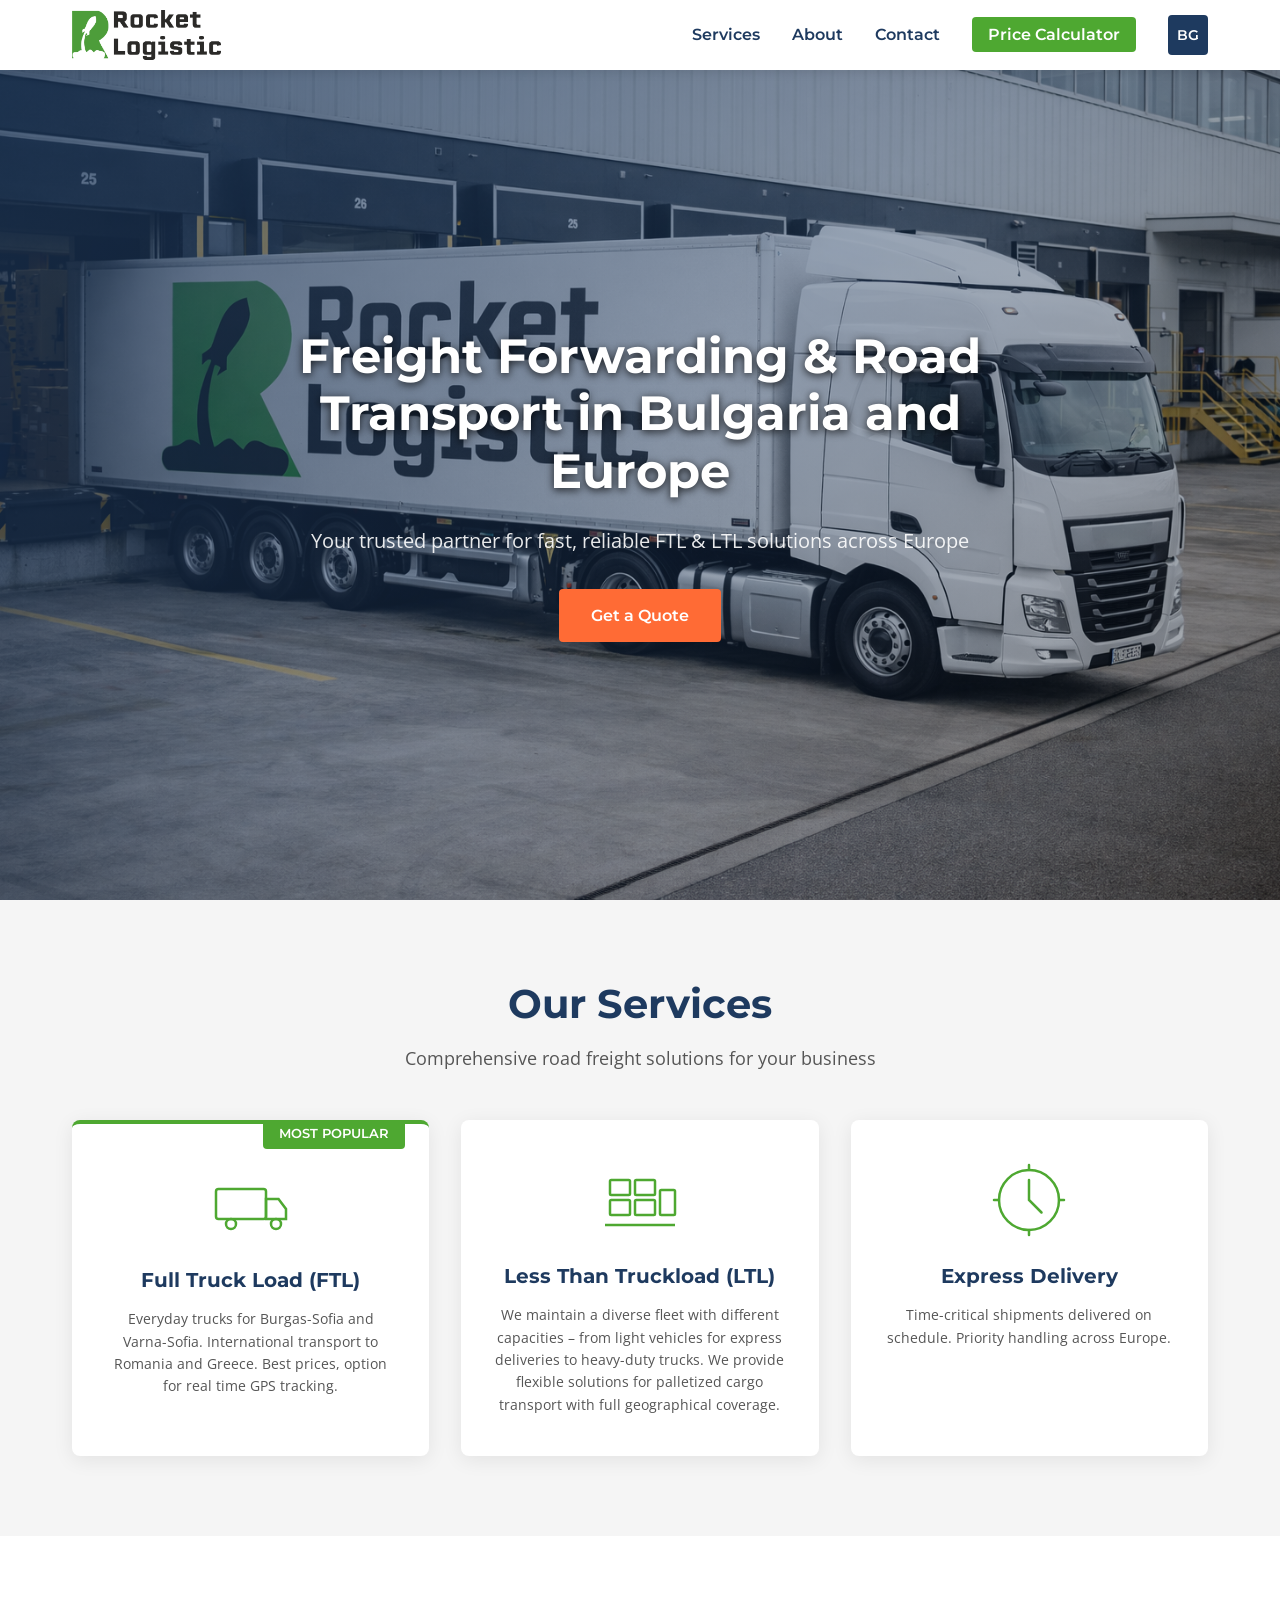
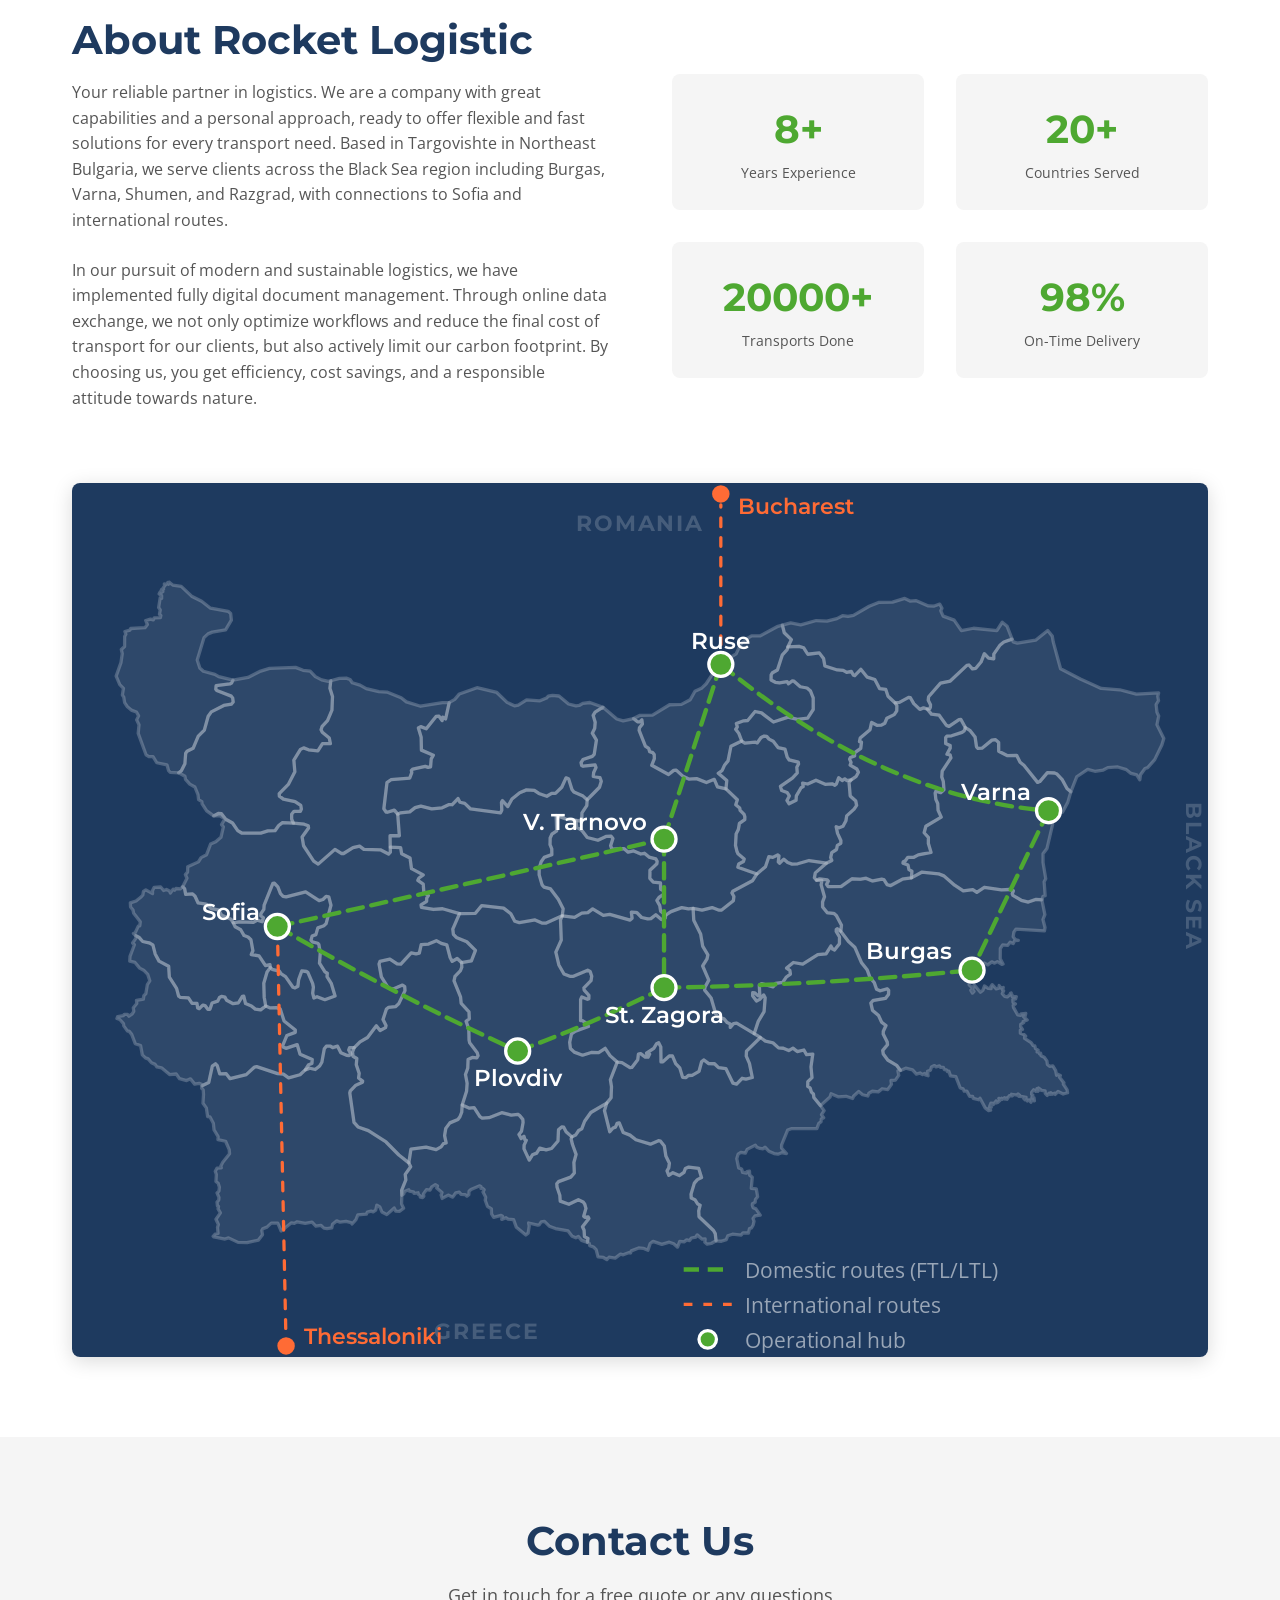
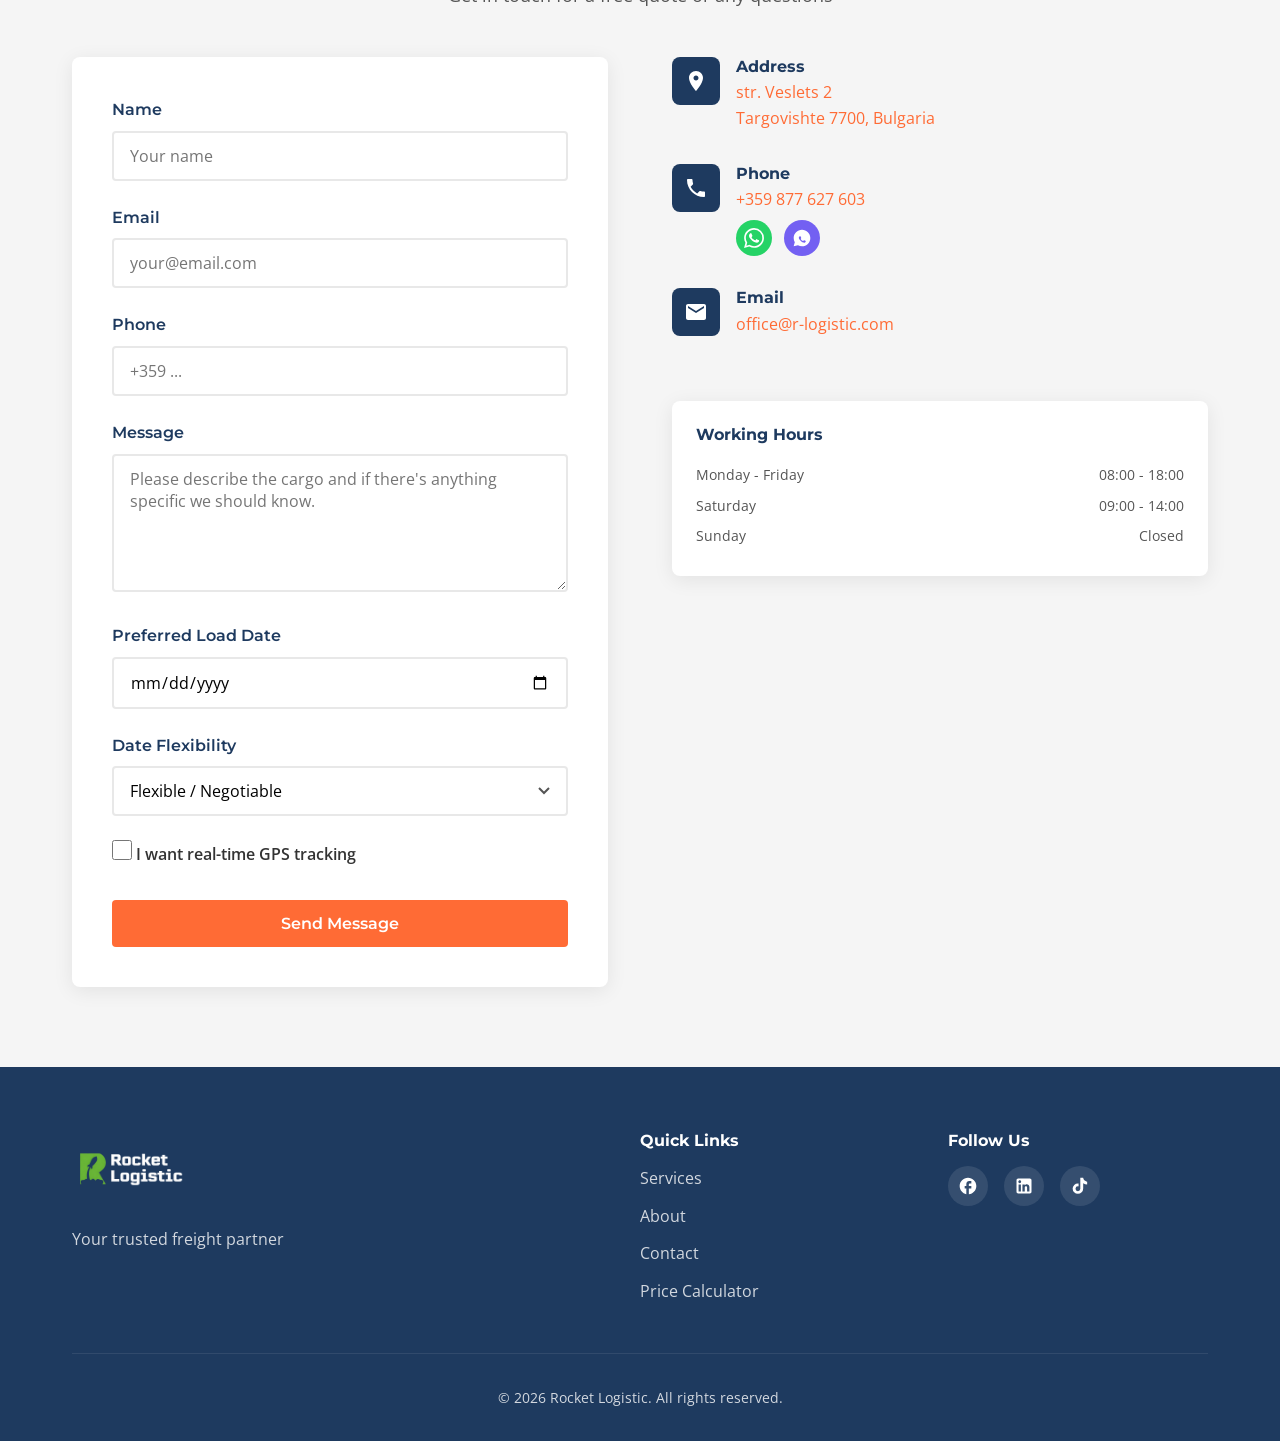
<file: index.html>
<!DOCTYPE html>
<html lang="en">
<head>
    <!-- Google Tag Manager -->
    <script>(function(w,d,s,l,i){w[l]=w[l]||[];w[l].push({'gtm.start':
    new Date().getTime(),event:'gtm.js'});var f=d.getElementsByTagName(s)[0],
    j=d.createElement(s),dl=l!='dataLayer'?'&l='+l:'';j.async=true;j.src=
    'https://www.googletagmanager.com/gtm.js?id='+i+dl;f.parentNode.insertBefore(j,f);
    })(window,document,'script','dataLayer','GTM-PCV4RD67');</script>
    <!-- End Google Tag Manager -->
    <!-- Google tag (gtag.js) -->
    <script async src="https://www.googletagmanager.com/gtag/js?id=G-FD0798DMYW"></script>
    <script>
      window.dataLayer = window.dataLayer || [];
      function gtag(){dataLayer.push(arguments);}
      gtag('js', new Date());
      gtag('config', 'G-FD0798DMYW');
    </script>
    <meta charset="UTF-8">
    <meta name="viewport" content="width=device-width, initial-scale=1.0">
    <meta name="description" content="FTL & LTL freight forwarding from Targovishte, Bulgaria. Daily routes Burgas-Sofia, Varna-Sofia. International transport to Romania & Greece. Get a free quote.">
    <title>Rocket Logistic | Freight Forwarding Bulgaria - FTL & LTL</title>
    <link rel="canonical" href="https://rocketlogistic.bg/en/">
    <link rel="alternate" hreflang="en" href="https://rocketlogistic.bg/en/">
    <link rel="alternate" hreflang="bg" href="https://rocketlogistic.bg/bg/">
    <link rel="alternate" hreflang="x-default" href="https://rocketlogistic.bg/bg/">

    <!-- Open Graph -->
    <meta property="og:type" content="website">
    <meta property="og:title" content="Rocket Logistic | Freight Forwarding Bulgaria - FTL & LTL">
    <meta property="og:description" content="Daily FTL routes Burgas-Sofia, Varna-Sofia. International road freight to Romania and Greece. LTL palletized cargo across Europe.">
    <meta property="og:url" content="https://rocketlogistic.bg/">
    <meta property="og:image" content="https://rocketlogistic.bg/assets/images/truck-rocket-logistic.png">
    <meta property="og:locale" content="en_GB">
    <meta property="og:locale:alternate" content="bg_BG">
    <meta property="og:site_name" content="Rocket Logistic">

    <!-- Twitter Card -->
    <meta name="twitter:card" content="summary_large_image">
    <meta name="twitter:title" content="Rocket Logistic | Freight Forwarding Bulgaria">
    <meta name="twitter:description" content="Daily FTL routes Burgas-Sofia, Varna-Sofia. International transport to Romania & Greece.">
    <meta name="twitter:image" content="https://rocketlogistic.bg/assets/images/truck-rocket-logistic.png">

    <!-- Structured Data -->
    <script type="application/ld+json">
    {
        "@context": "https://schema.org",
        "@type": "FreightForwarder",
        "name": "Rocket Logistic",
        "url": "https://rocketlogistic.bg",
        "logo": "https://rocketlogistic.bg/assets/logo3.png",
        "image": "https://rocketlogistic.bg/assets/images/truck-rocket-logistic.png",
        "description": "Freight forwarding and road transport company in Targovishte, Bulgaria. FTL, LTL and express delivery services across Europe.",
        "address": {
            "@type": "PostalAddress",
            "streetAddress": "ul. Veslets 2",
            "addressLocality": "Targovishte",
            "postalCode": "7700",
            "addressCountry": "BG"
        },
        "geo": {
            "@type": "GeoCoordinates",
            "latitude": "43.2481",
            "longitude": "26.5756"
        },
        "telephone": "+359877627603",
        "email": "office@r-logistic.com",
        "openingHoursSpecification": [
            {
                "@type": "OpeningHoursSpecification",
                "dayOfWeek": ["Monday","Tuesday","Wednesday","Thursday","Friday"],
                "opens": "08:00",
                "closes": "18:00"
            },
            {
                "@type": "OpeningHoursSpecification",
                "dayOfWeek": "Saturday",
                "opens": "09:00",
                "closes": "14:00"
            }
        ],
        "areaServed": ["BG","RO","GR","EU"],
        "priceRange": "$$",
        "foundingDate": "2018",
        "sameAs": []
    }
    </script>

    <link rel="preconnect" href="https://fonts.googleapis.com">
    <link rel="preconnect" href="https://fonts.gstatic.com" crossorigin>
    <link href="https://fonts.googleapis.com/css2?family=Montserrat:wght@400;600;700&family=Open+Sans:wght@400;600&display=swap" rel="stylesheet">
    <link rel="stylesheet" href="/css/style.css">
    <link rel="icon" type="image/png" href="/assets/emblem.png">
    <link rel="preload" as="image" href="/assets/images/truck-rocket-logistic.png">
</head>
<body>
<!-- Google Tag Manager (noscript) -->
<noscript><iframe src="https://www.googletagmanager.com/ns.html?id=GTM-PCV4RD67"
height="0" width="0" style="display:none;visibility:hidden"></iframe></noscript>
<!-- End Google Tag Manager (noscript) -->
    <!-- Header / Navigation -->
    <header class="header" id="header">
        <nav class="nav container">
            <a href="#" class="nav__logo">
                <img src="/assets/logo3.png" alt="Rocket Logistic" class="nav__logo-img" width="150" height="50">
            </a>

            <div class="nav__menu" id="nav-menu">
                <ul class="nav__list">
                    <li class="nav__item">
                        <a href="#services" class="nav__link" data-en="Services" data-bg="Услуги">Services</a>
                    </li>
                    <li class="nav__item">
                        <a href="#about" class="nav__link" data-en="About" data-bg="За нас">About</a>
                    </li>
                    <li class="nav__item">
                        <a href="#contact" class="nav__link" data-en="Contact" data-bg="Контакти">Contact</a>
                    </li>
                    <li class="nav__item">
                        <a href="/calculator/" class="nav__link nav__link--calculator" data-en="Price Calculator" data-bg="Калкулатор Цени">Price Calculator</a>
                    </li>
                </ul>
            </div>

            <div class="nav__actions">
                <a href="/bg/" class="lang-toggle" id="lang-toggle" aria-label="Превключи на български">
                    <span class="lang-toggle__text">BG</span>
                </a>
                <button class="nav__toggle" id="nav-toggle" aria-label="Toggle menu">
                    <span></span>
                    <span></span>
                    <span></span>
                </button>
            </div>
        </nav>
    </header>

    <main>
        <!-- Hero Section -->
        <section class="hero" id="hero">
            <div class="hero__background"></div>
            <div class="hero__content container">
                <h1 class="hero__title" data-en="Freight Forwarding & Road Transport in Bulgaria and Europe" data-bg="Спедиция и автомобилен транспорт в България и Европа">
                    Freight Forwarding & Road Transport in Bulgaria and Europe
                </h1>
                <p class="hero__subtitle" data-en="Your trusted partner for fast, reliable FTL & LTL solutions across Europe" data-bg="Вашият надежден партньор за бързи и надеждни FTL и LTL решения в цяла Европа">
                    Your trusted partner for fast, reliable FTL & LTL solutions across Europe
                </p>
                <a href="#contact" class="btn btn--primary" data-en="Get a Quote" data-bg="Поискайте оферта">Get a Quote</a>
            </div>
        </section>

        <!-- Services Section -->
        <section class="services" id="services">
            <div class="container">
                <h2 class="section__title" data-en="Our Services" data-bg="Нашите услуги">Our Services</h2>
                <p class="section__subtitle" data-en="Comprehensive road freight solutions for your business" data-bg="Цялостни решения за автомобилни товари за вашия бизнес">
                    Comprehensive road freight solutions for your business
                </p>

                <div class="services__grid">
                    <!-- Full Truck Load -->
                    <div class="service-card service-card--featured" data-badge-en="Most Popular" data-badge-bg="Най-популярна" data-badge="Most Popular">
                        <div class="service-card__icon">
                            <svg viewBox="0 0 64 64" fill="none" xmlns="http://www.w3.org/2000/svg">
                                <rect x="4" y="20" width="40" height="24" rx="2" stroke="currentColor" stroke-width="2"/>
                                <path d="M44 28H54L60 36V44H44V28Z" stroke="currentColor" stroke-width="2"/>
                                <circle cx="16" cy="48" r="4" stroke="currentColor" stroke-width="2"/>
                                <circle cx="52" cy="48" r="4" stroke="currentColor" stroke-width="2"/>
                            </svg>
                        </div>
                        <h3 class="service-card__title" data-en="Full Truck Load (FTL)" data-bg="Пълен камион (FTL)">Full Truck Load (FTL)</h3>
                        <p class="service-card__desc" data-en="Everyday trucks for Burgas-Sofia and Varna-Sofia. International transport to Romania and Greece. Best prices, option for real time GPS tracking." data-bg="Ежедневни камиони за Бургас-София и Варна-София. Международен транспорт до Румъния и Гърция. Най-добри цени, опция за проследяване в реално време с GPS.">
                            Everyday trucks for Burgas-Sofia and Varna-Sofia. International transport to Romania and Greece. Best prices, option for real time GPS tracking.
                        </p>
                    </div>

                    <!-- Less Than Truckload -->
                    <div class="service-card">
                        <div class="service-card__icon">
                            <svg viewBox="0 0 64 64" fill="none" xmlns="http://www.w3.org/2000/svg">
                                <rect x="8" y="16" width="16" height="12" rx="1" stroke="currentColor" stroke-width="2"/>
                                <rect x="28" y="16" width="16" height="12" rx="1" stroke="currentColor" stroke-width="2"/>
                                <rect x="8" y="32" width="16" height="12" rx="1" stroke="currentColor" stroke-width="2"/>
                                <rect x="28" y="32" width="16" height="12" rx="1" stroke="currentColor" stroke-width="2"/>
                                <rect x="48" y="24" width="12" height="20" rx="1" stroke="currentColor" stroke-width="2"/>
                                <line x1="4" y1="52" x2="60" y2="52" stroke="currentColor" stroke-width="2"/>
                            </svg>
                        </div>
                        <h3 class="service-card__title" data-en="Less Than Truckload (LTL)" data-bg="Частичен товар (LTL)">Less Than Truckload (LTL)</h3>
                        <p class="service-card__desc" data-en="We maintain a diverse fleet with different capacities – from light vehicles for express deliveries to heavy-duty trucks. We provide flexible solutions for palletized cargo transport with full geographical coverage." data-bg="Поддържаме разнороден автопарк с различен капацитет – от лекотоварни автомобили за експресни доставки до тежкотоварни композиции. Осигуряваме гъвкави решения за транспорт на палетизирани товари с пълно географско покритие.">
                            We maintain a diverse fleet with different capacities – from light vehicles for express deliveries to heavy-duty trucks. We provide flexible solutions for palletized cargo transport with full geographical coverage.
                        </p>
                    </div>

                    <!-- Express Delivery -->
                    <div class="service-card">
                        <div class="service-card__icon">
                            <svg viewBox="0 0 64 64" fill="none" xmlns="http://www.w3.org/2000/svg">
                                <circle cx="32" cy="32" r="24" stroke="currentColor" stroke-width="2"/>
                                <path d="M32 16V32L42 42" stroke="currentColor" stroke-width="2" stroke-linecap="round"/>
                                <path d="M8 32H4M60 32H56M32 4V8M32 56V60" stroke="currentColor" stroke-width="2" stroke-linecap="round"/>
                            </svg>
                        </div>
                        <h3 class="service-card__title" data-en="Express Delivery" data-bg="Експресна доставка">Express Delivery</h3>
                        <p class="service-card__desc" data-en="Time-critical shipments delivered on schedule. Priority handling across Europe." data-bg="Спешни пратки, доставени навреме. Приоритетна обработка в цяла Европа.">
                            Time-critical shipments delivered on schedule. Priority handling across Europe.
                        </p>
                    </div>
                </div>
            </div>
        </section>

        <!-- About Section -->
        <section class="about" id="about">
            <div class="container">
                <div class="about__grid">
                    <div class="about__content">
                        <h2 class="section__title" data-en="About Rocket Logistic" data-bg="За Рокет Логистик">About Rocket Logistic</h2>
                        <p class="about__text" data-en="Your reliable partner in logistics. We are a company with great capabilities and a personal approach, ready to offer flexible and fast solutions for every transport need. Based in Targovishte in Northeast Bulgaria, we serve clients across the Black Sea region including Burgas, Varna, Shumen, and Razgrad, with connections to Sofia and international routes." data-bg="Вашият надежден партньор в логистиката. Ние сме компания с големи възможности и персонален подход, готова да предложи гъвкави и бързи решения за всяка транспортна нужда. Базирани в Търговище, Североизточна България, обслужваме клиенти в целия Черноморски регион, включително Бургас, Варна, Шумен и Разград, с връзки до София и международни маршрути.">
                            Your reliable partner in logistics. We are a company with great capabilities and a personal approach, ready to offer flexible and fast solutions for every transport need. Based in Targovishte in Northeast Bulgaria, we serve clients across the Black Sea region including Burgas, Varna, Shumen, and Razgrad, with connections to Sofia and international routes.
                        </p>
                        <p class="about__text" data-en="In our pursuit of modern and sustainable logistics, we have implemented fully digital document management. Through online data exchange, we not only optimize workflows and reduce the final cost of transport for our clients, but also actively limit our carbon footprint. By choosing us, you get efficiency, cost savings, and a responsible attitude towards nature." data-bg="В стремежа си към модерна и устойчива логистика, внедрихме изцяло цифрово управление на документацията. Чрез онлайн обмен на данни не само оптимизираме работните процеси и намаляваме крайната стойност на транспорта за нашите клиенти, но и активно ограничаваме своя въглероден отпечатък. Избирайки нас, Вие получавате ефективност, спестяване на разходи и отговорно отношение към природата.">
                            In our pursuit of modern and sustainable logistics, we have implemented fully digital document management. Through online data exchange, we not only optimize workflows and reduce the final cost of transport for our clients, but also actively limit our carbon footprint. By choosing us, you get efficiency, cost savings, and a responsible attitude towards nature.
                        </p>
                    </div>

                    <div class="about__stats">
                        <div class="stat">
                            <span class="stat__number">8+</span>
                            <span class="stat__label" data-en="Years Experience" data-bg="Години опит">Years Experience</span>
                        </div>
                        <div class="stat">
                            <span class="stat__number">20+</span>
                            <span class="stat__label" data-en="Countries Served" data-bg="Обслужени страни">Countries Served</span>
                        </div>
                        <div class="stat">
                            <span class="stat__number">20000+</span>
                            <span class="stat__label" data-en="Transports Done" data-bg="Направени транспорти">Transports Done</span>
                        </div>
                        <div class="stat">
                            <span class="stat__number">98%</span>
                            <span class="stat__label" data-en="On-Time Delivery" data-bg="Навременна доставка">On-Time Delivery</span>
                        </div>
                    </div>
                </div>

                <div class="about__image">
                    <div role="img" aria-label="Rocket Logistic route map across Bulgaria" style="border-radius:8px;box-shadow:0 4px 20px rgba(0,0,0,0.15);overflow:hidden;">
                        <svg viewBox="0 0 520 400" xmlns="http://www.w3.org/2000/svg" style="width:100%;height:auto;display:block;background:#1E3A5F;">
                            <style>
                                .rm-fill { fill: rgba(255,255,255,0.07); }
                                .rm-outline { fill: none; stroke: rgba(255,255,255,0.22); stroke-width: 1.5; stroke-linejoin: round; }
                                .rm-rd { stroke: #4EA831; stroke-width: 2; fill: none; stroke-dasharray: 7 4; stroke-linecap: round; animation: rm-flow-d 4s linear infinite; }
                                .rm-ri { stroke: #FF6B35; stroke-width: 1.5; fill: none; stroke-dasharray: 4 5; stroke-linecap: round; animation: rm-flow-i 3.5s linear infinite; }
                                @keyframes rm-flow-d { to { stroke-dashoffset: -44; } }
                                @keyframes rm-flow-i { to { stroke-dashoffset: -36; } }
                                .rm-hub { fill: #4EA831; stroke: #fff; stroke-width: 1.5; }
                                .rm-intl { fill: #FF6B35; }
                                .rm-lbl { font-family: 'Montserrat', sans-serif; font-size: 10.5px; font-weight: 600; fill: #fff; }
                                .rm-lbl-i { font-family: 'Montserrat', sans-serif; font-size: 10px; font-weight: 600; fill: #FF6B35; }
                                .rm-lbl-r { font-family: 'Montserrat', sans-serif; font-size: 10px; font-weight: 700; fill: rgba(255,255,255,0.18); letter-spacing: 0.09em; text-transform: uppercase; }
                                .rm-leg { font-family: 'Open Sans', sans-serif; font-size: 9.5px; fill: rgba(255,255,255,0.55); }
                            </style>

                            <!-- Region labels outside Bulgaria border -->
                            <text class="rm-lbl-r" x="260" y="22" text-anchor="middle">Romania</text>
                            <text class="rm-lbl-r" x="190" y="392" text-anchor="middle">Greece</text>
                            <text class="rm-lbl-r" x="510" y="180" text-anchor="middle" transform="rotate(90,510,180)">Black Sea</text>

                            <!-- Bulgaria outline (province-level geographic paths from bulgaria.svg) -->
                            <g transform="translate(20,45) scale(0.7836)" style="fill:rgba(255,255,255,0.07);stroke:rgba(255,255,255,0.22);stroke-width:1.92;stroke-linejoin:round;">
                                <path d="m 110.72813,285.41737 2.65,-0.98 3.16,0.75 2.6,-2.03 1.29,-2.22 1.43,-7.87 1.18,-1.51 2.39,-0.09 1.32,0.9 2.86,-0.81 1.92,3.83 3.38,1.53 1.53,0.08 1,-0.81 -1.33,-2.4 0.53,-1.33 2.72,0 0,0 -1,2.41 0.27,2.57 2.21,1.33 -0.29,3.62 1.69,5.06 -0.35,2.7 2.36,1.84 -0.06,0.62 -3.88,1.71 -3.21,3.3 -0.35,1.29 2.47,17.2 2.35,2.64 6.02,2.12 10.33,6.66 7.51,7.61 5.82,4.57 0,0 1.06,2.27 -3.17,4.45 0.35,3.28 -2.46,6.06 0.13,2.87 0,0 -0.17,5.02 1.21,2.54 -2.32,1.84 -2.33,-0.17 -0.82,-1.73 -4.36,3.82 -2.86,-1.56 -1.23,-2.91 -1.73,-1.05 -0.65,2.91 -1.48,1.02 -1.22,-0.44 -2.18,0.55 -0.61,1.22 -4.95,0.44 -1.1,2.79 -2.26,2.5 -0.64,-0.79 -2.9,-0.7 -3.47,0.45 -1.97,-0.76 -2.46,1.97 -0.42,2.08 -2.81,0.43 -1.82,-0.24 -1.79,-1.66 -2.92,0.41 -2.2,-2.26 -4.02,0.76 -4.69,-0.96 -1.63,0.9 -1.67,-0.31 -6.030001,4.78 -1.99,-4.55 -3.8,-0.07 -2.49,2.34 -2.47,0.94 -0.57,1.05 0.43,2.43 -2.37,3.16 -6.63,1.48 -5.29,-0.13 -5.54,-2.64 -2.06,0.68 -6.56,-1.25 -0.38,-0.32 1.19,-1.36 1.68,-0.41 -0.34,-3.43 0.52,-1.72 -1.42,-3.08 2.61,-3.72 -1.38,-2.27 0.27,-1.42 -0.62,-0.29 -0.25,-2.31 1.02,-1.22 0.1,-1.58 -1.13,-2.54 1.13,-1.06 0.27,-2.33 -0.73,-2.28 -1.28,-1.08 0.21,-4.03 -0.63,-1.91 1.04,-1.77 2.51,-0.18 -0.28,-1.07 1.12,-2.18 3.96,-5.01 -0.19,-2.44 -2.13,-4.87 -4.44,-0.93 0.09,-1.81 -2.38,-3.83 -0.42,-3.93 -2.02,-3.79 -1.33,-0.11 -0.74,-5.09 -1.96,-2.64 0.31,-5.24 -0.17,-2.66 -0.94,-0.94 0.25,-1.44 0,0 3.92,-1.89 2.09,-9.61 1.88,-1.37 0.97,1.09 1.51,4.9 3.75,-0.17 2.25,2.94 9.47,-2.38 4.83,-4.42 1.22,-0.28 12.29,4.11 3.36,0.27 3.040001,2.19 6.68,-1.81 z"/>
                                <path d="m 464.82813,173.25737 5.98,-3.33 9.9,0.96 3.05,1.19 6.29,5.43 5.07,3.31 5.57,-0.69 2.35,1.6 4.41,-2.99 9.97,1.57 4.68,-0.27 2.27,0.79 -0.65,1.76 0.37,0.87 4.94,2.9 4.1,1.02 4.35,-1.54 3.56,0.21 0,0 1.76,8.65 -1.13,2.86 1.21,4.69 -0.33,1.99 -16.67,-1.01 -1.2,1.74 -0.4,2.67 1.31,1.72 1.67,0.38 -2.1,0.16 -0.85,1.67 -1.83,-0.77 -1.49,1.92 -2.85,-0.3 -1.37,2.07 -0.06,5.94 1.64,3.11 -0.69,0.2 -2.61,-1.57 -1.63,0.89 -1.63,-0.75 -2.38,1.76 -2.08,-1.1 -1.91,0.48 -2.72,3.68 -0.71,5.73 -0.89,-0.74 -0.33,0.37 -0.6,-0.28 -0.61,0.73 -0.17,-0.57 -0.79,0.98 -0.08,2.35 1.67,1.68 0.03,0.99 -0.69,0.59 0.96,1.6 0.93,-0.99 -0.85,-1.15 0.99,-2.63 3.57,4.31 1.48,-1.18 0.87,-2.51 2.17,1.34 1.74,0.13 -0.24,-1 0.85,-1.28 2.35,2.44 1.6,-0.36 0.17,-1.55 0.95,1.47 1.39,-0.32 -0.35,1.51 0.59,0.44 -0.82,1.68 1.45,1.56 1.5,0.3 1.51,-1.24 0.32,-0.88 0.45,-0.21 -0.24,0.86 0.71,0.08 0.15,1.31 2.39,-0.1 -0.45,1.41 -1.6,0.32 0.1,1.72 1.41,0.82 -1.29,0.87 0.15,1.15 2.51,4.46 1.69,0.24 0.32,-0.91 2.67,-0.25 -0.38,1.62 -0.89,0.4 2.1,1.79 -2.37,0.91 0.29,0.7 -1.7,1.04 -0.02,1.34 1.04,1.54 -1.24,0.36 0.01,1.9 2.21,0.78 0.87,0.95 -0.6,0.08 -0.02,1.17 3.84,2.45 1.15,1.8 0.98,0.08 0.39,1.67 1.53,0.94 -0.57,1 0.89,0.11 0.5,0.95 0.67,-0.34 0.26,1.53 1.86,0.86 1.53,2.09 0.31,2.06 1.28,1.1 1.88,-0.18 1.68,2.76 0.49,2.71 0.04,-0.87 2.18,0.96 -0.49,1 2.58,3.32 -0.35,0.68 2.18,3.22 0.32,1.89 -2.54,0.73 -3.04,-1.47 -1.67,1.69 -0.39,-0.68 -1.42,0.6 -0.71,-0.96 -0.4,1.01 -0.7,-0.69 -1.06,1.31 -1.1,-1.18 -0.09,-1.42 -2.1,-0.34 -1.78,-1.43 0.21,1.33 -0.6,0.56 -0.45,-1.47 -0.63,1.61 -1.35,-1 -1.17,1.54 -0.01,1.27 0.69,0.35 -0.53,1.35 1.22,0.18 0.24,1.89 -2.02,-0.8 -0.01,1.55 -1.15,-1.4 -0.92,0.67 -0.29,-0.84 -1.19,0.17 0.69,-1.47 -0.86,-0.21 -0.45,0.85 -0.54,-1.1 -2.28,-0.05 0.55,-0.54 -1.08,-0.98 -0.45,0.8 -3.36,-0.58 0.47,0.91 -1.75,-0.06 -1.3,2.07 -0.26,-0.8 -1,0.73 -0.34,-0.77 -1.31,0.85 -0.38,-0.58 -0.4,0.54 -1.15,-0.47 0.73,1.1 -1.43,1.31 -0.67,0.18 -0.25,-1.1 -1.58,2.12 -0.11,-0.71 -1.32,-0.07 -0.73,1.77 0.91,0.51 -1.32,0.59 0.95,1.19 -1.13,0.24 -2.03,-1.58 -3.03,-5.6 -0.77,0.85 -3.19,-0.81 -0.35,-1.22 -1.78,0.03 -1.62,-3.04 -1.49,0.05 -0.65,-1.36 -1.7,-0.51 -2.57,-6.67 -3.11,-0.41 -0.98,-2.76 -0.85,0.21 -0.58,-1.02 -1.15,-0.09 -0.66,-1.33 -1.66,0.05 -0.54,-0.87 -2.01,0.53 -0.93,-0.74 -1.77,0.87 -0.6,1.8 -1.68,0.71 0.3,2.56 -1.49,-0.42 -0.47,-0.95 -1.24,0.66 -1.48,-0.91 -2.12,0.64 -2.25,-2.51 -4.01,-0.91 -2.98,1.34 0,0 -2.22,-2.98 -5.12,-3 -2.7,-3.63 -0.34,-2.12 2.79,-3.29 -0.16,-1.61 -2.32,-4.6 0.03,-1.65 1.56,-3.4 -2.5,-1.87 -1.81,-3.93 -3.54,-3.03 -0.97,-4.24 1.28,-1.52 7.2,-1.23 1.84,-2.28 0.07,-2.48 -0.84,-0.85 -4.23,1.18 -1.98,-0.88 -1.34,-3.89 -2.54,-3.05 -1.6,-4.4 -3.34,-4.21 -3.86,-8.94 -3.69,-3.39 -4.53,-5.96 0,0 0.37,-3.62 -2.91,-5.52 -1.37,-1.29 -3.98,-0.45 -2.73,-3.35 -0.03,-2.96 1.13,-2.97 -1.98,-7.05 0.44,-2.58 -3.11,-0.05 0,0 1.68,-0.83 4.57,0.59 0.64,0.72 -1.05,1.86 0.92,1.36 7.6,-0.07 6.32,-4.47 4.95,0.25 3.08,-0.61 3.91,1.64 5.55,-1.09 1.23,0.32 1.8,2.89 2.01,0.57 7.24,-3.89 4.9,-0.67 z"/>
                                <path d="m 496.33813,85.427375 2.83,1.82 2.85,3.73 0.83,5.69 0.82,0.88 2.4,-0.06 5.8,-4.72 2.08,-0.27 1.84,1.65 0.03,5.13 5.17,2.599995 5.3,-0.25 2.04,4.05 2.21,1.78 8,10 1.27,-0.47 4.47,-5.21 4.12,0.21 1.48,0.6 3.16,3.43 2.68,5.07 2.25,1.88 0,0 -1.8,6.16 -3.09,5.74 -6.11,1.22 -1.78,1.16 -0.25,2 -0.22,-1.05 -1.42,0.12 1.14,0.42 -0.82,0.84 0.64,1.58 2.9,0.2 0.19,0.56 -3.31,14.15 -2.33,3.14 0.01,5.02 1.59,9.49 -0.94,1.8 0.6,8.09 -1.28,0.4 -0.63,2.02 0,0 -3.56,-0.21 -4.35,1.54 -4.1,-1.02 -4.94,-2.9 -0.38,-0.87 0.65,-1.75 -2.27,-0.79 -4.68,0.27 -9.97,-1.57 -4.42,2.99 -2.34,-1.59 -5.57,0.69 -5.07,-3.32 -6.3,-5.43 -3.05,-1.18 -9.9,-0.96 -5.98,3.33 0,0 0.28,-3.91 -1.69,-0.94 -0.6,-2.68 -2.92,-1.11 0.18,-0.85 1.22,-0.55 1.46,-1.99 3.47,0 2.61,-1.4 7.46,-1.49 -1.56,-5.17 0,0 0,-3.58 0,0 -2.47,-2.7 1,-3.81 8.98,-5.3 -1.85,-4.07 -0.2,-3.9 -1.1,-2.44 -0.39,-3.59 0.45,-1.19 2.75,0.88 1.92,-1.72 -0.36,-4.79 -0.91,-2.71 0.26,-3.33 5.09,-7.72 -0.46,-1.77 -1.88,-0.41 1.92,-3.559995 0,-1.47 -2.65,-1.18 0.01,-3.54 0.71,-0.79 2.74,-0.23 6.08,-2.02 1.24,-0.86 z"/>
                                <path d="m 296.43813,81.507375 6.05,-1.33 0,0 2.33,1.92 1.45,-0.05 1.08,-1.14 0.35,2.39 -1.72,2.29 -0.2,1.54 3.64,9.2 1.9,1.24 0.63,1.96 1.73,0.549995 0.9,1.14 0.09,2.38 -1.55,3.87 9.84,5.38 3,-2.41 1.48,-0.15 3.98,3.65 3.36,1.58 4.55,-0.24 5.74,2.26 4.59,-1.86 1.88,4.46 4.98,1.12 0,0 6.64,6.36 -0.95,2.9 2.32,1.9 0.25,1.38 2.32,2.37 0.42,1.34 -0.05,1.72 -3.11,2.17 -0.64,3.54 -1.28,2.61 -0.37,6.7 0.81,3.43 0.65,1.45 3.63,3.08 -0.45,1.46 -2.74,1.43 -0.53,1.93 11.15,3.91 0,0 -2.64,4.02 -11.45,6.08 -0.5,1.03 1.13,2.06 -0.32,2.51 -6.82,5.42 -1.47,0.08 -4.14,-1.55 -5.83,1.44 -5.25,-0.97 0,0 -2.72,0.28 -3.91,-0.71 -6.3,2.33 -3.09,2.03 0,0 -2.93,-2.32 -0.58,-3.38 -1.64,-2.82 1.25,-1.77 2.63,-1.79 0.34,-2.05 -2.03,-1 -0.07,-3.63 -4.23,-0.54 -2,-2.14 0.09,-4.73 4.02,-3.85 0.16,-1.4 -0.8,-1.43 -3.97,-1.05 -2.63,-2.22 -2.15,0.43 -4.11,-1.78 -3.29,0.71 -2.45,-2.11 -7.02,0.35 -0.76,-2.03 1.35,-4.23 -1.03,-1.27 -2.71,0.03 -5.01,2.29 -6.23,-1.61 -3.01,-3.93 -3.11,-2.11 -0.52,-3.9 0,0 2.14,0.3 1.28,-0.9 0.11,-3.84 2.82,-4.19 0.24,-3.46 0,0 7.19,-7.32 1.05,-3.52 -0.79,-2.11 -3.89,-0.76 0.23,-2.22 1.36,-2.89 -0.52,-1.52 -6.92,0.75 -0.95,-0.47 -0.34,-1.61 1.1,-1.82 5.47,-1.83 1.09,-1.18 1.33,-8.349995 -2.43,-4.03 1.38,-2.7 0.31,-3.68 -1.18,-4.03 1.15,-1.94 4.59,-2.86 0,0 8.07,6.88 z"/>
                                <path d="m 31.778129,1.0173749 1.54,1.17 4.97,0.76 6.06,5.74 5.86,2.9900001 5.2,4.02 10.29,1.84 1.47,1.3 0.42,3.84 -3.38,5.7 -7.76,1.3 -2.5,1.02 -2.35,2.19 -3.96,13.06 1.51,4.67 2.07,1.92 6.69,1.78 2.26,1.38 8.34,2.04 0,0 -0.82,1.73 -0.99,0.47 -8.02,1.04 -0.2,2.08 0.57,0.76 8.47,3.25 0.81,1.07 0.31,2.39 -0.95,1.17 -4.54,0.82 -7.29,3.75 -1.83,2.53 -2.25,8.13 -3.54,3.55 -3.02,7.09 -3.51,1.71 -0.82,1.119995 -0.46,6.18 -2.07,4.06 -1.56,1.21 0,0 -4.96,-0.28 -0.91,-0.93 -1,-3.45 -5.93,-1.2 -2.2,-3.58 -2.42,-0.04 -1.65,-1.03 -4.58,-12.489995 0.47,-5.05 -1.38,-2.84 1.14,-2.34 -1.25,-2.3 -2.6799996,-0.9 -2.61,-2.12 -1.63,-2.46 -0.48,-3.17 -0.82,-1.22 0.63,-3.93 -2.16,-2.13 -2.11000001,-4.99 2.80000001,-7.87 0.78,-5.29 -0.56,-2.38 1.9,-1.78 0.03,-5.85 0.71,-1.31 -0.53,-1.6 2.95,-0.84 0.44,-0.91 8.3099996,-0.46 1.43,-1.86 -0.99,-2.36 2.77,-0.82 1.7,0.45 0.51,-1.17 3.59,-0.12 0.28,-1.28 -0.82,-0.73 0.47,-2.55 -0.95,-1.39 0.91,-5.6100001 0.83,0.29 0.01,-1.57 -1.45,-1.04 0.65,-1.2 0.59,0.39 0.89,-0.54 -0.77,-1.17 1.22,-0.23 -0.37,-0.6 0.96,-1.21 -0.14,-1.31 0.9,0.53 1.09,-1.32 0.49,1.08 0.38,-1.28 z"/>
                                <path d="m 153.71813,64.427375 4.72,0.28 8.32,3.31 3.05,2.41 8.29,2.55 12.77,-2.12 3.95,0.04 0,0 -2.11,9.53 -1.66,-1.06 -0.37,2.02 -1.81,-2.56 -1.74,0.11 -5.7,7.25 -3.23,-1.3 -1.37,0.8 1.62,5.45 0.15,7.48 6.95,2.939995 -1.23,2.2 -0.39,4.64 -1.43,0.31 -1.67,-0.62 -7.24,1.61 -0.87,0.75 0.23,1.28 -1.17,3.2 -10.96,0.97 -2.36,1.74 -1.82,15.25 1.31,1.9 0.76,0.11 4.04,-1.26 2,2.39 0,0 0.96,12.61 -5.43,-0.01 0.1,6.66 0,0 0.1,2.93 -1.08,1.08 -4.8,-2.44 -9.58,-0.26 -2.55,-1.89 -3.82,0.81 -5.53,3.48 -1.32,0 -3.72,-2.4 -9.78,8.62 -2.65,-1.73 -5.9,-9 -0.85,-5.12 3.77,-5.3 -0.18,-1.31 -2.4,-0.88 -6.23,-0.56 0,0 -1.06,-2.3 -0.03,-2.96 1.4,-1.72 3.7,0.05 0.6,-1.34 -0.36,-2.13 -3.32,-2.23 -6.820001,-1.42 -2.36,-1.79 -0.08,-1.43 5.310001,-5.37 3.82,-7.4 -0.59,-6.82 3.87,-6.269995 1.85,-0.89 2.84,1.13 5.48,0.6 2.69,-4.18 4.62,0 -0.66,-3.31 -4.07,-3.38 -0.72,-1.42 0.65,-2.05 3.11,-3.24 2.6,-6.19 0.32,-7.93 -1.5,-4.79 0.49,-4.46 0,0 5.09,-1.37 3.97,-0.12 2.2,0.75 1.28,1.9 4.56,1.42 3.62,2.05 z"/>
                                <path d="m 268.83813,139.70737 0.52,3.9 3.11,2.11 3.01,3.93 6.23,1.61 5.01,-2.29 2.71,-0.03 1.03,1.27 -1.35,4.23 0.76,2.03 7.02,-0.35 2.45,2.11 3.29,-0.71 4.11,1.78 2.15,-0.43 2.63,2.22 3.97,1.05 0.8,1.43 -0.16,1.4 -4.02,3.85 -0.09,4.73 2,2.14 4.23,0.54 0.07,3.63 2.03,1 -0.34,2.05 -2.63,1.79 -1.25,1.77 1.64,2.82 0.58,3.38 2.93,2.32 0,0 -0.19,1.66 -2.33,0.96 -3.23,-2.8 -2.91,2.21 -1.83,0.18 -3.55,-0.8 -2.88,-2.92 -3.14,-0.24 0.43,3.62 -1.16,1.03 -11.92,-3.3 -3.7,0.56 -6.24,-3.77 -2.84,2.19 -3.52,0.27 -4.22,2.51 -7.19,-0.91 0,0 0.52,-4.09 -2.83,-5.58 -4.52,-6.06 -3.77,-1.02 -1.17,-1.37 -1.71,-5.82 0,-3.91 1.17,-3.8 1.76,-2.52 4.47,-1.58 -0.05,-3.37 -1,-2.43 0.07,-3.92 1.03,-2.3 2.78,-1.91 -0.28,-8.95 5.69,2.06 z"/>
                                <path d="m 547.67813,35.407375 4.28,15.68 11.54,6 12.2,5.46 10.83,0.82 9.72,2.53 13.01,-0.7 -0.54,2.02 0.48,2.54 -1.41,2.25 0.5,4.52 1,2.13 -1.01,5.1 3.99,8.02 -1.15,3.85 -4.15,8.539995 -4.11,4.68 -1.58,0.5 -2.62,3.68 -0.41,2.94 -1.83,-2.85 -3.32,-0.9 -2.69,-2.18 -5.04,-1.58 -5.82,0.39 -2.65,1.4 -4.89,0.72 -4.2,-1.08 -6.39,4.28 -3.45,8.8 0,0 -2.25,-1.88 -2.68,-5.07 -3.16,-3.43 -1.48,-0.6 -4.12,-0.21 -4.47,5.21 -1.27,0.47 -8,-10 -2.21,-1.78 -2.04,-4.05 -5.3,0.25 -5.17,-2.599995 -0.03,-5.13 -1.84,-1.65 -2.08,0.27 -5.8,4.72 -2.4,0.06 -0.82,-0.88 -0.83,-5.69 -2.85,-3.73 -2.83,-1.82 0,0 -2.59,-4.75 -1.11,0.06 -5.84,3.99 -1.5,-0.58 -4.26,-5.93 -4.52,-0.63 -2.49,-2.96 0,0 1.54,-0.23 0.37,-0.85 0.04,-1.38 -1.32,-2.67 0.21,-2.07 6.96,-7.95 5.7,-1.2 9.71,-9.15 1.19,-0.24 2.03,2.31 1.99,-0.37 3.04,-3.65 1.94,-4.91 2.46,2.64 3.05,0.38 0.01,-2.78 3.73,-5.35 2.15,-1.7 4.81,-1.66 0,0 0.64,1.59 2.42,0.73 10.65,-1.73 7.11,-5.64 2.65,3.28 z"/>
                                <path d="m 286.83813,304.80737 -1.32,4.43 3.11,12.3 1.91,-2.17 1.42,-0.54 0.93,-2.12 1.26,-0.32 2.35,5.64 3.94,1.51 3.44,2.66 8.48,2.61 4.71,-2.02 1.21,0.27 2.21,2.78 0.9,5.92 2.07,4.14 -0.39,2.79 -0.99,1.73 1.02,2.58 2.39,-1.53 3.74,1.66 2.74,-1.83 0.8,-2.28 1.96,-0.86 5.84,0.78 1.65,5.34 -2.42,1.25 -1.77,2.02 -1.93,6.44 0.12,2.29 2.13,0.94 1.68,2.59 1.38,0.66 -0.83,3.31 0.18,3.42 8.46,8.06 1.02,1.77 0.47,4.21 0,0 -2.82,1.59 -2.36,0.4 -1.38,-1.09 0.19,-1.94 -1.75,0.08 -2.93,-2.49 -0.69,1.28 -2.65,0.54 -1.1,1.49 -1.67,-0.42 -1.53,1.17 -2.51,-0.28 -1.28,3.4 -2.28,-1.96 -2.55,-0.96 -4.39,1.28 -5.11,-1.71 -1.66,1.19 -1.32,3.99 -2.76,-1.18 -2.66,-0.19 -4.31,1.69 -0.39,1.25 -1.22,-0.17 -3.08,1.22 -1.61,-0.41 -3.11,2.39 -3.61,-0.54 -1.26,1.37 -2.03,-1.23 -3.14,-0.35 -1.08,-4.26 -1.56,-1.51 -2.17,-0.82 -0.33,-1.39 -1.04,-0.51 0,0 0.32,-2.29 -2.03,-1.06 -0.23,-3.71 -0.95,-2.04 3.75,-4.82 -0.43,-0.99 -1.92,0.27 -0.67,-0.58 1.31,-4.61 -0.7,-2.46 -0.94,-1.34 -2.79,-1.25 -5.54,2.66 -5.05,-1.88 -0.26,-3.45 -1.59,-4.69 -0.17,-1.93 1,-1.29 7.16,-2.62 2.1,-2.45 -0.27,-6.12 1.29,-4.77 -2.15,-5.88 -0.74,-3.12 0.4,-1.19 0,0 2.2,-1.07 1.8,-2.63 1.78,-0.96 1.7,-4.49 3.62,-5.09 z"/>
                                <path d="m 11.768129,207.05737 1.77,0.82 2.24,2.53 3.69,0.76 2.25,1.21 1.35,5.31 2.26,4.18 5.6,2.97 0.42,6.32 4.21,6.64 1.24,4.57 1.02,0.64 4.68,0.38 2.11,3.16 2.85,0 0.43,2.7 0.94,0.38 2.05,-2.08 1.31,0.32 1.64,2.15 1.21,0 1.26,-3.66 3.33,-1.14 1.03,-2.08 1.16,-0.7 1.97,0.45 1.03,1.89 3.78,1.95 3.12,-0.53 2.28,-3.75 0.8,-0.16 1.06,4.37 3.42,1.43 2.28,1.83 3.11,0.44 2.98,-2.26 0,0 2.65,1.14 3.46,-0.2 2.31,0.69 2.3,7.08 6.550001,5.31 0,1.36 -4.9,1.82 -2.480001,5.93 0.26,0.82 1.62,0.76 6.580001,-2.17 1.71,5.63 7.11,3.05 -0.21,2.4 -1.91,0.69 -1.97,3.01 0,0 -3.03,2.83 -6.68,1.81 -3.040001,-2.19 -3.36,-0.27 -12.29,-4.11 -1.22,0.28 -4.83,4.42 -9.47,2.38 -2.25,-2.94 -3.75,0.17 -1.51,-4.9 -0.97,-1.09 -1.88,1.37 -2.09,9.61 -3.92,1.89 0,0 -0.36,-0.92 -1.27,-0.48 -2.67,0.44 -2.45,-3.07 -2.26,0.99 -4.13,-1.08 -1.96,-2.75 -3.87,0.31 -4.71,-3.95 -2.66,-0.48 -1.07,-1.5 -2.14,-0.92 -1.92,-2.27 -1.63,-0.6 -1.77,-1.76 -1.03,-5.45 -3.12,-1.08 -2.0799996,-5.43 -1.53,-1.91 -0.91,0 -2.18,-3.06 -0.18,-1.35 -2.12,-2.37 -1.69000001,-0.62 0.42000001,-1.12 3.26,-0.51 0.62,-0.76 1.92,0.02 0.8,1.03 1.9,-1.32 0.9199996,-1.53 -0.29,-2.1 2.04,-2.48 -0.18,-1.82 4.03,-0.68 0.26,-2.01 1.18,-1.2 0.87,-5.27 1.45,-2.25 -1.2,-3.73 -2.41,-2.46 -2.33,-1.21 -2.7,-3.34 -3.0799996,-0.73 0.15,-2.81 2.5699996,-6.77 -1.0599996,-1.03 1.9799996,-2.87 z"/>
                                <path d="m 164.74813,136.02737 1.5,-0.74 5.5,-0.58 3.19,-2.49 3.31,-0.92 6.36,1.66 6.1,-0.62 4.08,-1.94 1.8,0.12 3.37,-3.6 1.14,2.15 2.82,0.62 3.4,3.29 17.48,2.24 0.74,-1.53 -0.18,-4.48 0.55,-1.1 3.16,3.47 2.42,-4.41 4.52,-3.64 3.96,-1.69 4.58,0.24 2.62,1.84 4.66,1.66 2.84,-1.68 2.21,0 3.68,-3.59 2.49,-5.51 1.51,0.51 1.97,6.26 1.12,1.46 5.36,2.45 2.42,2.14 0,0 -0.24,3.46 -2.82,4.19 -0.11,3.84 -1.28,0.9 -2.14,-0.3 0,0 -5.82,-0.84 -5.69,-2.06 0.28,8.95 -2.78,1.91 -1.03,2.3 -0.07,3.92 1,2.43 0.05,3.37 -4.47,1.58 -1.76,2.52 -1.17,3.8 0,3.91 1.71,5.82 1.17,1.37 3.77,1.02 4.52,6.06 2.83,5.58 -0.52,4.09 0,0 -9.7,4.27 -2.19,-0.06 -4.01,-1.8 -9.18,1.52 -2.65,-0.77 -2.31,-4.37 -4.22,-3.32 -12.77,-1.51 -3.7,4.56 -9.28,0.17 0,0 -9.89,-2.85 -5.4,0.43 -6.97,-1.28 -0.21,-1.35 3.26,-2.17 0.05,-1.78 0.94,-1.54 -2.61,-1.96 -0.38,-4.74 -3.13,-2.21 0.68,-1.36 2.45,-1.8 -6.84,-3.66 -0.86,-6.28 -4.89,-2.44 -0.58,-3.54 -6.09,-0.31 0,0 -0.1,-6.66 5.43,0.01 z"/>
                                <path d="m 105.05813,50.287375 4.39,1.69 4.16,0.54 3.02,3.17 3.68,1.9 3.94,0.89 1.39,-0.4 0,0 -0.49,4.46 1.5,4.79 -0.32,7.93 -2.6,6.19 -3.11,3.24 -0.65,2.05 0.72,1.42 4.07,3.38 0.66,3.31 -4.62,0 -2.69,4.18 -5.48,-0.6 -2.84,-1.13 -1.85,0.89 -3.87,6.269995 0.59,6.82 -3.82,7.4 -5.310001,5.37 0.08,1.43 2.36,1.79 6.820001,1.42 3.32,2.23 0.36,2.13 -0.6,1.34 -3.7,-0.05 -1.4,1.72 0.03,2.96 1.06,2.3 0,0 -6.400001,-0.37 -2.23,1.72 -2.16,3.03 -4.14,0.1 -4.2,1.31 -11.14,-0.07 -2.3,-1.38 -3.05,-4.45 -3.94,-2.19 -2.5,-3.28 -1.87,-0.12 -2.68,1.45 0,0 -4.1,-2.93 -2.67,-4.17 -0.13,-1.28 -1.93,-1.16 -0.35,-2.9 -1.81,-4.47 -3,-1.7 -2.45,-2.76 -0.36,-1.8 -3.65,-2.05 0,0 1.56,-1.21 2.07,-4.06 0.46,-6.18 0.82,-1.119995 3.51,-1.71 3.02,-7.09 3.54,-3.55 2.25,-8.13 1.83,-2.53 7.29,-3.75 4.54,-0.82 0.95,-1.17 -0.31,-2.39 -0.81,-1.07 -8.47,-3.25 -0.57,-0.76 0.2,-2.08 8.02,-1.04 0.99,-0.47 0.82,-1.73 0,0 8.79,-1.58 7.43,-3.72 5.15,-1.54 z"/>
                                <path d="m 139.35813,272.45737 3.37,-3.4 4.39,-2.58 5.14,-6.81 2.18,2.74 3.19,-1.71 0.28,-1.21 -1.75,-3.46 2,-6.19 1.27,-0.89 3.99,-0.45 1.89,-1.66 3.69,-7.74 -0.18,-2.32 -1.28,-0.89 -5.04,2.18 -2.08,0.06 -1.47,-1.1 -3.75,-5.94 -1.37,-7.51 0.57,-1.6 5.79,-1.28 4.21,2.76 2.18,0.19 6.04,-6.54 2.8,0.55 1.95,-0.46 1.1,-4.92 4.27,-0.38 4.57,-1.98 2.87,1.62 3.26,0.8 1.93,7.44 1.23,2.25 2.88,-1.7 2.55,2.38 0,0 0.16,2.66 -0.76,2 -3.23,3.4 -0.55,2.66 3.79,9.33 0.4,3.8 4.54,4.93 0.19,4.01 -1.87,1.53 1.57,4.68 0.15,6.19 0.37,1.73 4.4,5.71 0.48,1.77 -0.74,1.24 -2.64,-0.2 -2.43,1.23 -0.21,5.08 -1.32,3.62 0.96,5.16 -0.33,4.71 -2.54,7.92 0,0 -0.29,4.3 -1.03,2.62 -1.17,1.55 -4.72,2.03 -2.39,3.21 -0.69,4.2 0.91,4.31 -1.59,0.38 -1.35,1.9 -2.91,1.6 -5.87,-1.47 -8.86,1.21 -1.21,8 0,0 -5.82,-4.57 -7.51,-7.61 -10.33,-6.66 -6.02,-2.12 -2.35,-2.64 -2.47,-17.2 0.35,-1.29 3.21,-3.3 3.88,-1.71 0.06,-0.62 -2.36,-1.84 0.35,-2.7 -1.69,-5.06 0.29,-3.62 -2.21,-1.33 -0.27,-2.57 z"/>
                                <path d="m 26.288129,178.56737 1.71,2.04 1.68,-0.62 1.67,0.85 0.6,1.22 1.61,-2.24 0.85,0.6 0.79,-0.97 2.64,0.21 1.28,-1.26 0,0 1.13,1.11 0.65,3.36 4.01,-0.28 1.44,1.4 1.74,3.81 4.77,0.75 2.89,2.64 4.26,0.77 1.98,3.14 5.34,2.3 1.35,2.13 0,0 1.12,2.25 3.22,1.76 1.98,3.4 2.31,0.82 1.68,1.62 1.17,6.44 -0.95,2.2 4.52,0.78 3.79,5.68 2.59,-0.54 0.25,1.64 0,0 -1.93,2.6 -1.92,6.58 0.24,8.17 0.9,5.17 0,0 -2.98,2.26 -3.11,-0.44 -2.28,-1.83 -3.42,-1.43 -1.06,-4.37 -0.8,0.16 -2.28,3.75 -3.12,0.53 -3.78,-1.95 -1.03,-1.89 -1.97,-0.45 -1.16,0.7 -1.03,2.08 -3.33,1.14 -1.26,3.66 -1.21,0 -1.64,-2.15 -1.31,-0.32 -2.05,2.08 -0.94,-0.38 -0.43,-2.7 -2.85,0 -2.11,-3.16 -4.68,-0.38 -1.02,-0.64 -1.24,-4.57 -4.21,-6.64 -0.42,-6.32 -5.6,-2.97 -2.26,-4.18 -1.35,-5.31 -2.25,-1.21 -3.69,-0.76 -2.24,-2.53 -1.77,-0.82 0,0 -1.4,-1.33 1.08,-0.56 1.75,-3.76 0.88,-0.15 0.29,-2.39 -3.85,-4.9 -0.4,-1.9 -1.4299996,-1.88 -0.14,-2.36 3.3399996,-1.08 3.06,-2.46 0.92,-1.05 0.36,-2.13 1.37,-0.85 3.92,2.17 -0.03,-1.73 1,-1.94 z"/>
                                <path d="m 232.91813,72.747375 2.23,-0.42 4.88,-3.07 7.8,0.54 3.84,-1.62 1.02,-1.09 2.47,-0.42 3.78,0.33 5.62,4.68 4.29,1.04 1.89,-0.18 2.13,-1.27 4.1,-0.47 7.69,2.73 0,0 -4.59,2.86 -1.15,1.94 1.18,4.03 -0.31,3.68 -1.38,2.7 2.43,4.03 -1.33,8.349995 -1.09,1.18 -5.47,1.83 -1.1,1.82 0.34,1.61 0.95,0.47 6.92,-0.75 0.52,1.52 -1.36,2.89 -0.23,2.22 3.89,0.76 0.79,2.11 -1.05,3.52 -7.19,7.32 0,0 -2.42,-2.14 -5.36,-2.45 -1.12,-1.46 -1.97,-6.26 -1.51,-0.51 -2.49,5.51 -3.68,3.59 -2.21,0 -2.84,1.68 -4.66,-1.66 -2.62,-1.84 -4.58,-0.24 -3.96,1.69 -4.52,3.64 -2.42,4.41 -3.16,-3.47 -0.55,1.1 0.18,4.48 -0.74,1.53 -17.48,-2.24 -3.4,-3.29 -2.82,-0.62 -1.14,-2.15 -3.37,3.6 -1.8,-0.12 -4.08,1.94 -6.1,0.62 -6.36,-1.66 -3.31,0.92 -3.19,2.49 -5.5,0.58 -1.5,0.74 0,0 -2,-2.39 -4.04,1.26 -0.76,-0.11 -1.31,-1.9 1.82,-15.25 2.36,-1.74 10.96,-0.97 1.17,-3.2 -0.23,-1.28 0.87,-0.75 7.24,-1.61 1.67,0.62 1.43,-0.31 0.39,-4.64 1.23,-2.2 -6.95,-2.939995 -0.15,-7.48 -1.62,-5.45 1.37,-0.8 3.23,1.3 5.7,-7.25 1.74,-0.11 1.81,2.56 0.37,-2.02 1.66,1.06 2.11,-9.53 0,0 3.24,-1.93 2.71,-3.18 10.3,-3.63 11.57,2.78 5.98,5.79 z"/>
                                <path d="m 200.84813,194.12737 9.28,-0.17 3.7,-4.56 12.77,1.51 4.22,3.32 2.31,4.37 2.65,0.77 9.18,-1.52 4.01,1.8 2.19,0.06 9.7,-4.27 0,0 0,0 0,0 -1.02,2.35 0.45,11.76 -3.18,7.08 1.77,7.5 2.99,5.26 3.44,1.38 2.09,0 8.35,-3.57 1.42,0.67 0.9,2.86 -0.4,2.55 -4.15,4.19 0.16,1.32 2.76,3.12 -0.05,1.89 -0.82,0.36 -3.29,-1.35 -0.71,1.6 -0.01,12.2 1.08,-0.03 2.87,1.94 0.65,1.53 -7.6,2.73 -2.31,1.55 -1.06,4.98 0.44,3.58 2.27,2.16 4.81,1.79 5.07,-1.61 4.35,0.06 3.82,-2.47 2.82,4.27 4.19,3.76 0,0 -3.98,10.34 0.65,4.05 -0.23,6.41 -2.56,3.16 0,0 -9.28,5.5 -3.62,5.09 -1.7,4.49 -1.78,0.96 -1.8,2.63 -2.2,1.07 0,0 -3.36,-3.02 -1.38,-2.67 -1.18,-0.14 -1.86,1.67 -0.3,6.59 -3.77,4.37 -3.14,0.76 -3.74,-0.97 -1.82,2.9 -2.43,0.97 -1.91,3.09 -3.05,-6.58 0.06,-2.15 1.26,-2.81 -0.78,-0.34 -0.58,-2 -1.58,1.34 -1.33,-2.45 1.49,-1.9 0.92,-5.11 -0.16,-1.78 -1.92,-2.35 -1.06,-0.63 -3.74,0.48 -5.6,-1.41 -7.44,2.91 -3.96,0.29 -1.34,-0.85 -3.38,-5.29 -2.69,0.29 -4.27,-1.89 0,0 2.54,-7.92 0.33,-4.71 -0.96,-5.16 1.32,-3.62 0.21,-5.08 2.43,-1.23 2.64,0.2 0.74,-1.24 -0.48,-1.77 -4.4,-5.71 -0.37,-1.73 -0.15,-6.19 -1.57,-4.68 1.87,-1.53 -0.19,-4.01 -4.54,-4.93 -0.4,-3.8 -3.79,-9.33 0.55,-2.66 3.23,-3.4 0.76,-2 -0.16,-2.66 0,0 5.76,-1.01 2.37,-6.1 -5.07,-5.04 -6.11,-2.49 -1.7,-1.82 -0.36,-3.12 z"/>
                                <path d="m 392.70813,38.267375 6.44,-0.24 2.77,0.8 2.35,3.78 6.73,-0.8 2.5,3.31 0.79,4.33 7.25,2.34 3.46,0.21 2.04,1.24 2.65,-0.6 1.27,2.22 0.76,0.2 3.55,-3.66 3.77,4.61 4.41,1.37 2.84,5.33 3.51,0.38 1.37,4.08 4.17,3.88 0,0 0.98,1.54 -0.05,3.07 -1.47,2.21 -4.29,2.12 -1.25,2.92 -1.97,1.15 -2.61,0.04 -3.1,-1.66 -0.94,4.23 -5.72,4.86 -0.44,2.11 1.18,0.34 -0.43,3.6 -3.64,2.639995 0.07,1.77 -2.47,0.94 -0.48,0.95 0.85,1.93 -0.53,1.58 3.9,2.24 0.96,1.96 -1.28,2.34 -2.97,2.02 0,0 -2.62,0.47 -1.16,-1.04 -1.5,0.99 -1.99,-1.65 -1.37,3.71 -0.88,0.7 -1.61,-0.84 -4.04,0.3 -5.4,-2.36 -4.82,2.18 -2.97,-0.53 0.33,2.08 -1.23,0.66 -2.76,4.69 -0.18,2.61 -4.14,1.99 -1.17,-1.92 1.36,-2.63 -1.29,-2.02 -3.16,-1.12 -0.71,-2.4 6.97,-4.83 2.85,-3.04 -0.27,-3.38 1.02,-1.89 -0.17,-1.06 -5.3,-1.27 -1.16,-1.63 -1.32,-4.719995 -4.04,-0.88 -2.8,-3.68 -2.46,-1.24 -1.37,-1.6 -1.48,-0.16 -1.8,0.81 -2.27,3.16 -0.99,-0.43 -6.25,0.52 -1.77,-1.2 0,0 -1.72,-4.45 -1.82,-2.48 0.94,-1.29 -0.54,-2.03 4.26,-1.58 2.36,-0.15 4.32,-5.27 3.71,0.83 7,5.33 8.58,-2.85 5.51,1.25 5.9,-0.73 3.25,-4.98 -0.01,-6.82 -1.56,-3.95 -2.03,-1.8 -3.98,-0.73 -3.66,-3.24 -1.12,-0.17 -2.08,1.71 -0.79,-1.27 -4.44,0.73 -2.49,-0.36 -2.48,-1.35 0.07,-2.99 0.78,-1.26 2.88,-1.62 2.89,-8.82 2.8,-3.06 z"/>
                                <path d="m 389.43813,25.597375 1.13,4.46 4.14,4.03 -2,4.18 0,0 -0.46,1.63 -2.8,3.06 -2.89,8.82 -2.88,1.62 -0.78,1.26 -0.07,2.99 2.48,1.35 2.49,0.36 4.44,-0.73 0.79,1.27 2.08,-1.71 1.12,0.17 3.66,3.24 3.98,0.73 2.03,1.8 1.56,3.95 0.01,6.82 -3.25,4.98 -5.9,0.73 -5.51,-1.25 -8.58,2.85 -7,-5.33 -3.71,-0.83 -4.32,5.27 -2.36,0.15 -4.26,1.58 0.54,2.03 -0.94,1.29 1.82,2.48 1.72,4.45 0,0 -6.32,3.03 -1.69,8.559995 -1.97,2.38 -1.46,3.22 -2.27,1.69 4.95,4.22 -0.44,4.86 0,0 -4.98,-1.12 -1.88,-4.46 -4.59,1.86 -5.74,-2.26 -4.55,0.24 -3.36,-1.58 -3.98,-3.65 -1.48,0.15 -3,2.41 -9.84,-5.38 1.55,-3.87 -0.09,-2.38 -0.9,-1.14 -1.73,-0.549995 -0.63,-1.96 -1.9,-1.24 -3.64,-9.2 0.2,-1.54 1.72,-2.29 -0.35,-2.39 -1.08,1.14 -1.45,0.05 -2.33,-1.92 0,0 3.82,-1.91 7.3,-0.13 9.92,-6.02 6.95,-0.23 5.11,-2.73 2.79,-4.92 3.8,-1.7 2.75,-2.69 7.33,-11.21 10.16,-6.24 2.42,-5.2 2.58,-2.9 4.02,-2.48 5.15,-0.01 10.26,-5.52 z"/>
                                <path d="m 464.02813,11.527375 3.34,-0.26 7.36,3.1 3.08,0.18 3.53,-1.26 1.35,2.45 -0.7,1.5 1.37,3.12 6.43,2.34 4.25,6.1 7.06,-1.37 13.64,1.32 3.13,-4.83 2.88,2.4 2.89,7.48 0,0 -4.81,1.66 -2.15,1.7 -3.73,5.35 -0.01,2.78 -3.05,-0.38 -2.46,-2.64 -1.94,4.91 -3.04,3.65 -1.99,0.37 -2.03,-2.31 -1.19,0.24 -9.71,9.15 -5.7,1.2 -6.96,7.95 -0.21,2.07 1.32,2.67 -0.04,1.38 -0.37,0.85 -1.54,0.23 0,0 -2.1,-0.69 -2.19,0.86 -3.53,-3.32 -1.98,-3.48 -1.04,-0.17 -5.34,2.91 -2.51,0.31 0,0 -4.17,-3.88 -1.37,-4.08 -3.51,-0.38 -2.84,-5.33 -4.41,-1.37 -3.77,-4.61 -3.55,3.66 -0.76,-0.2 -1.27,-2.22 -2.65,0.6 -2.04,-1.24 -3.46,-0.21 -7.25,-2.34 -0.79,-4.33 -2.5,-3.31 -6.73,0.8 -2.35,-3.78 -2.77,-0.8 -6.44,0.24 0,0 2,-4.18 -4.14,-4.03 -1.13,-4.46 0,0 4.84,-1.33 5.87,1.15 9.1,-2.51 6.24,0.38 5.79,-1.5 3.32,-1.69 3.17,0.45 3.21,-0.66 9.17,-5.3 5.48,-2.23 8.17,-0.23 7.13,-2.1300001 z"/>
                                <path d="m 374.58813,170.93737 4.98,-4.25 1.97,-5.83 2.29,0.41 2.88,-1.44 0.76,0.51 -0.41,3.6 0.71,0.75 2.53,-2.39 2.27,1.96 2.55,0.93 3.29,-0.18 6.61,-1.91 10.1,1.55 0,0 -6.42,5.68 -0.55,2.82 1.2,1.45 0,0 3.11,0.06 -0.44,2.58 1.98,7.05 -1.13,2.97 0.03,2.96 2.73,3.35 3.99,0.45 1.37,1.29 2.9,5.52 -0.37,3.63 0,0 -1.95,-1.5 -0.63,0.34 -0.04,1.16 1.92,3.3 -0.03,3.99 -2.89,3.61 -1.07,-0.51 -1.03,-1.8 -2.84,4.56 -4.84,0.49 -8.77,5.48 -5.47,-0.9 -3.97,3.27 1.9,1.3 0.34,2.18 -2.54,1.88 -1.99,3.05 -4.1,0.53 -1.46,2.01 -6.76,-1.87 -1.32,0.83 0.27,5.93 -0.95,0.38 -2.02,-1.78 -1.16,-0.16 -0.06,1.85 2.28,3.07 1.89,-0.92 2.32,-2.61 0.84,1.65 -0.63,8.07 -3.41,5.73 -2.37,7.17 0,0 -10.26,-6.15 -1.82,0.31 -1.87,2.18 -0.03,-2.01 -1.79,-0.81 -1.84,-2.12 -3.58,-1.22 -1.16,-1.33 -2.81,-9.67 -3.76,-4.58 0.19,-1.77 2.21,-4.09 -3.57,-8.27 2.54,-4.15 0.49,-2.38 -3.04,-5.11 -1.18,-7.1 -4.02,-8.02 -0.38,-6.89 0,0 5.25,0.97 5.83,-1.44 4.14,1.55 1.47,-0.08 6.82,-5.42 0.32,-2.51 -1.13,-2.06 0.5,-1.03 11.45,-6.08 z"/>
                                <path d="m 202.41813,305.86737 4.27,1.89 2.69,-0.29 3.38,5.29 1.34,0.85 3.96,-0.29 7.44,-2.91 5.6,1.41 3.74,-0.48 1.06,0.63 1.92,2.35 0.16,1.78 -0.92,5.11 -1.49,1.9 1.33,2.45 1.58,-1.34 0.58,2 0.78,0.34 -1.26,2.81 -0.06,2.15 3.05,6.58 1.91,-3.09 2.43,-0.97 1.82,-2.9 3.74,0.97 3.14,-0.76 3.77,-4.37 0.3,-6.59 1.86,-1.67 1.18,0.14 1.38,2.67 3.36,3.02 0,0 -0.4,1.19 0.74,3.12 2.15,5.88 -1.29,4.77 0.27,6.12 -2.1,2.45 -7.16,2.62 -1,1.29 0.17,1.93 1.59,4.69 0.26,3.45 5.05,1.88 5.54,-2.66 2.79,1.25 0.94,1.34 0.7,2.46 -1.31,4.61 0.67,0.58 1.92,-0.27 0.43,0.99 -3.75,4.82 0.95,2.04 0.23,3.71 2.03,1.06 -0.32,2.29 0,0 -3.38,-1.18 -1.87,-2.27 -1.53,0.78 -2.17,-0.91 -2.34,-3.07 -7.39,-1.41 -3.6,-1.38 -2.8,-2.79 -1.9,0.28 -1.2,1.74 -0.79,0.12 -5.4,-1.21 0.39,1.81 -0.64,4.12 -1.35,1.06 -5.52,-4.48 -1.65,-4.46 -3.42,-0.39 -1.07,-0.79 -2.41,1.01 0.41,-1.87 -0.79,-0.47 -4.33,1.13 -1.25,-1.95 -0.1,-2.99 -2.31,-1.51 -1.28,-3.49 0.26,-1.82 -1.58,-3.06 0.7,-1.3 -1,-0.94 -0.87,0.19 0.02,-1.04 -0.72,-0.48 -5.15,2.12 -1.12,1.05 -0.12,2.03 -1.09,0.82 -1.12,-0.93 -2.38,-0.11 -0.98,-1.29 -2.02,0.4 -1.8,2.51 -2.65,-1.19 -3.5,1.94 -0.66,-1.96 0.54,-1.51 -3.1,-2.62 0.43,-1.25 -1.22,-0.71 -2.1,1.33 -1.06,1.85 -1.95,-0.28 -1.87,2.5 0.23,1.4 -0.73,0.73 -1.32,-0.21 0.16,-0.69 -1.25,-0.87 -0.22,-1.01 -2.44,0.3 -0.28,-0.88 -2.34,-0.32 -0.39,-0.92 -2.48,1.11 -0.44,1.38 -1.1,0.78 0,0 -0.13,-2.87 2.46,-6.06 -0.35,-3.28 3.17,-4.45 -1.06,-2.27 0,0 1.21,-8 8.86,-1.21 5.87,1.47 2.91,-1.6 1.35,-1.9 1.59,-0.38 -0.91,-4.31 0.69,-4.2 2.39,-3.21 4.72,-2.03 1.17,-1.55 1.03,-2.62 z"/>
                                <path d="m 57.248129,137.06737 2.68,-1.45 1.87,0.12 2.5,3.28 3.94,2.19 3.05,4.45 2.3,1.38 11.14,0.07 4.2,-1.31 4.14,-0.1 2.16,-3.03 2.23,-1.72 6.400001,0.37 0,0 6.23,0.56 2.4,0.88 0.18,1.31 -3.77,5.3 0.85,5.12 5.9,9 2.65,1.73 9.78,-8.62 3.72,2.4 1.32,0 5.53,-3.48 3.82,-0.81 2.55,1.89 9.58,0.26 4.8,2.44 1.08,-1.08 -0.1,-2.93 0,0 6.09,0.31 0.58,3.54 4.89,2.44 0.86,6.28 6.84,3.66 -2.45,1.8 -0.68,1.36 3.13,2.21 0.38,4.74 2.61,1.96 -0.94,1.54 -0.05,1.78 -3.26,2.17 0.21,1.35 6.97,1.28 5.4,-0.43 9.89,2.85 0,0 -3.93,9 0.36,3.12 1.7,1.82 6.11,2.49 5.07,5.04 -2.37,6.1 -5.76,1.01 0,0 -2.55,-2.38 -2.88,1.7 -1.23,-2.25 -1.93,-7.44 -3.26,-0.8 -2.87,-1.62 -4.57,1.98 -4.27,0.38 -1.1,4.92 -1.95,0.46 -2.8,-0.55 -6.04,6.54 -2.18,-0.19 -4.21,-2.76 -5.79,1.28 -0.57,1.6 1.37,7.51 3.75,5.94 1.47,1.1 2.08,-0.06 5.04,-2.18 1.28,0.89 0.18,2.32 -3.69,7.74 -1.89,1.66 -3.99,0.45 -1.27,0.89 -2,6.19 1.75,3.46 -0.28,1.21 -3.19,1.71 -2.18,-2.74 -5.14,6.81 -4.39,2.58 -3.37,3.4 0,0 -2.72,0 -0.53,1.33 1.33,2.4 -1,0.81 -1.53,-0.08 -3.38,-1.53 -1.92,-3.83 -2.86,0.81 -1.32,-0.9 -2.39,0.09 -1.18,1.51 -1.43,7.87 -1.29,2.22 -2.6,2.03 -3.16,-0.75 -2.65,0.98 0,0 1.97,-3.01 1.91,-0.69 0.21,-2.4 -7.11,-3.05 -1.71,-5.63 -6.580001,2.17 -1.62,-0.76 -0.26,-0.82 2.480001,-5.93 4.9,-1.82 0,-1.36 -6.550001,-5.31 -2.3,-7.08 -2.31,-0.69 -3.46,0.2 -2.65,-1.14 0,0 -0.9,-5.17 -0.24,-8.17 1.92,-6.58 1.93,-2.6 0,0 1.06,1.09 4.2,1.03 1.07,1.64 2.52,1.57 4.350001,6.26 1.18,0.38 1.69,-0.99 0.45,-3.9 1.81,-5.03 2.72,0.31 0.84,0.53 2.78,6.38 0.46,2.26 -0.42,3.45 0.68,2.84 1.86,-0.71 4.57,1.72 5.96,-2.16 -2.23,-7.4 -2.45,-3.95 0.16,-1.93 -1.38,-0.79 -3.19,-5.11 0.48,-6.12 -0.85,-4.76 -0.62,-0.77 -3.23,-0.81 -0.73,-0.93 0.64,-2.44 2.2,-0.86 1.15,-3.95 3.59,-1.26 1.25,-1.24 2.82,-10.68 -1.26,-4.93 -1.59,-0.23 -1.83,1.78 -2.25,0.67 -7.86,-5.1 -11.380001,2.89 -1.81,-0.29 -1.52,-1.58 -1.53,-3.96 -2.03,-2.11 -0.87,0.09 -5.1,12.64 -0.19,2.52 -1.68,2.52 -0.07,1.19 1.52,1.17 -0.71,2.32 -2.82,-0.91 -2.33,1.33 -8.14,-0.27 -3.62,0.54 0,0 -1.35,-2.13 -5.34,-2.3 -1.98,-3.14 -4.26,-0.77 -2.89,-2.64 -4.77,-0.75 -1.74,-3.81 -1.44,-1.4 -4.01,0.28 -0.65,-3.36 -1.13,-1.11 0,0 2.52,-4.92 -0.94,-2.14 1.28,-1.48 0.09,-3.09 6.25,-2.87 1.56,-2.51 3.2,-1.68 2.35,-6.19 3.01,-1.32 3.05,-2.65 1.42,-6.12 -1.08,-1.25 1.97,-3.39 -2.98,-1.74 z"/>
                                <path d="m 68.678129,199.52737 3.62,-0.54 8.14,0.27 2.33,-1.33 2.82,0.91 0.71,-2.32 -1.52,-1.17 0.07,-1.19 1.68,-2.52 0.19,-2.52 5.1,-12.64 0.87,-0.09 2.03,2.11 1.53,3.96 1.52,1.58 1.81,0.29 11.380001,-2.89 7.86,5.1 2.25,-0.67 1.83,-1.78 1.59,0.23 1.26,4.93 -2.82,10.68 -1.25,1.24 -3.59,1.26 -1.15,3.95 -2.2,0.86 -0.64,2.44 0.73,0.93 3.23,0.81 0.62,0.77 0.85,4.76 -0.48,6.12 3.19,5.11 1.38,0.79 -0.16,1.93 2.45,3.95 2.23,7.4 -5.96,2.16 -4.57,-1.72 -1.86,0.71 -0.68,-2.84 0.42,-3.45 -0.46,-2.26 -2.78,-6.38 -0.84,-0.53 -2.72,-0.31 -1.81,5.03 -0.45,3.9 -1.69,0.99 -1.18,-0.38 -4.350001,-6.26 -2.52,-1.57 -1.07,-1.64 -4.2,-1.03 -1.06,-1.09 0,0 -0.25,-1.64 -2.59,0.54 -3.79,-5.68 -4.52,-0.78 0.95,-2.2 -1.17,-6.44 -1.68,-1.62 -2.31,-0.82 -1.98,-3.4 -3.22,-1.76 z"/>
                                <path d="m 321.27813,194.98737 3.09,-2.03 6.3,-2.33 3.91,0.71 2.72,-0.28 0,0 0.38,6.89 4.02,8.02 1.18,7.1 3.04,5.11 -0.49,2.38 -2.54,4.15 3.57,8.27 -2.21,4.09 -0.19,1.77 3.76,4.58 2.81,9.67 1.16,1.33 3.58,1.22 1.84,2.12 1.79,0.81 0.03,2.01 1.87,-2.18 1.82,-0.31 10.26,6.15 0,0 3.6,2.24 0,0 -8.09,7.96 -0.14,2.98 1.85,4.23 1.68,8.21 -3.73,0.95 -2.21,-0.5 -3.25,3.45 -2.09,-0.59 -4.18,-8.54 -4.26,-0.53 -2.35,-2.27 -3.4,-0.1 -2.76,-2.1 -1.35,0.9 -1.53,5.76 -4.02,2.3 -2.24,0.1 -1.34,1.2 -1.99,-0.11 -1.67,-5.55 -2.39,-2.51 -1.91,-4.47 -1.83,0.05 -3.73,3.4 -1.09,0.06 -0.14,-8.79 -1.24,-2.46 -1.19,0.6 -1.67,2.68 -4.23,2.8 0.18,0.75 1.65,-0.15 -0.93,1.81 -1.64,-0.07 -2.69,-2.05 -1.3,0.3 -0.41,3.26 -3.44,4.56 -1.08,0.06 -4.71,-2.91 -2.76,-0.3 0,0 -4.19,-3.76 -2.82,-4.27 -3.82,2.47 -4.35,-0.06 -5.07,1.61 -4.81,-1.79 -2.27,-2.16 -0.44,-3.58 1.06,-4.98 2.31,-1.55 7.6,-2.73 -0.65,-1.53 -2.87,-1.94 -1.08,0.03 0.01,-12.2 0.71,-1.6 3.29,1.35 0.82,-0.36 0.05,-1.89 -2.76,-3.12 -0.16,-1.32 4.15,-4.19 0.4,-2.55 -0.9,-2.86 -1.42,-0.67 -8.35,3.57 -2.09,0 -3.44,-1.38 -2.99,-5.26 -1.77,-7.5 3.18,-7.08 -0.45,-11.76 1.02,-2.35 0,0 7.19,0.91 4.22,-2.51 3.52,-0.27 2.84,-2.19 6.24,3.77 3.7,-0.56 11.92,3.3 1.16,-1.03 -0.43,-3.62 3.14,0.24 2.88,2.92 3.55,0.8 1.83,-0.18 2.91,-2.21 3.23,2.8 2.33,-0.96 z"/>
                                <path d="m 365.71813,93.297375 1.77,1.2 6.25,-0.52 0.99,0.43 2.27,-3.16 1.8,-0.81 1.48,0.16 1.37,1.6 2.46,1.24 2.8,3.68 4.04,0.88 1.32,4.719995 1.16,1.63 5.3,1.27 0.17,1.06 -1.02,1.89 0.27,3.38 -2.85,3.04 -6.97,4.83 0.71,2.4 3.16,1.12 1.29,2.02 -1.36,2.63 1.17,1.92 4.14,-1.99 0.18,-2.61 2.76,-4.69 1.23,-0.66 -0.33,-2.08 2.97,0.53 4.82,-2.18 5.4,2.36 4.04,-0.3 1.61,0.84 0.88,-0.7 1.37,-3.71 1.99,1.65 1.5,-0.99 1.16,1.04 2.62,-0.47 0,0 -1.23,1.59 0.66,7.86 3.26,2.98 0.49,2.52 -1.47,2.2 -4.34,3.93 -0.43,2.82 -1.73,3.25 -2.25,0.87 -1.73,-0.6 0.82,3.91 1.93,4.14 -0.03,1.62 -2.01,1.21 -0.52,2.42 -2.77,1.8 -0.63,2.87 0.67,1.71 -3.21,1.6 0,0 -10.1,-1.55 -6.61,1.91 -3.29,0.18 -2.55,-0.93 -2.27,-1.96 -2.53,2.39 -0.71,-0.75 0.41,-3.6 -0.76,-0.51 -2.88,1.44 -2.29,-0.41 -1.97,5.83 -4.98,4.25 0,0 -11.15,-3.91 0.53,-1.93 2.74,-1.43 0.45,-1.46 -3.63,-3.08 -0.65,-1.45 -0.81,-3.43 0.37,-6.7 1.28,-2.61 0.64,-3.54 3.11,-2.17 0.05,-1.72 -0.42,-1.34 -2.32,-2.37 -0.25,-1.38 -2.32,-1.9 0.95,-2.9 -6.64,-6.36 0,0 0.44,-4.86 -4.95,-4.22 2.27,-1.69 1.46,-3.22 1.97,-2.38 1.69,-8.559995 z"/>
                                <path d="m 376.57813,266.47737 3.01,2.15 4.32,0.94 3.28,2.99 2.81,0.21 3.16,1.35 2.46,-1.41 2.51,2 3.89,-0.92 1.56,2.76 3.63,-0.4 -1.05,7.49 0.6,6.27 -2.44,2.37 -0.07,2.77 1.36,0.84 0.8,2.5 1.19,1.09 0.23,2.09 3.9,4.73 0,0 2.12,2.91 -1.55,2.38 1.28,1.75 -1.41,0.74 -0.12,1.56 -1.36,1.14 -1.11,2.94 -15,0.06 -1.99,0.74 -3.58,8.68 -0.05,1.86 2.87,3.21 -2.8,-0.48 -2.17,0.86 -2.24,-0.36 -3.13,-1.4 -2.21,-2.35 -1.13,0.96 -1.77,-0.19 -1.86,-0.75 -0.87,-1.21 -4.77,2.48 -1.09,2.26 -2.61,-0.46 -1.58,0.98 -0.8,2.67 1.13,5.38 1.71,0.67 0.57,1.99 2.22,0.43 0.45,-0.94 1.36,-0.28 0.11,2.35 1.52,1.23 -0.58,6.49 2.92,0.33 0.79,4.54 -1.28,1.63 -0.17,1.69 -1.59,0.76 -0.07,0.88 0.47,1.45 1.65,0.72 2.49,3.65 -3.05,0.45 -1.12,1.5 0.55,1.66 -0.48,2.13 -1.01,1.78 -1.17,0.37 -0.59,2.56 -3.18,-0.11 -1.03,1.29 -5.09,-0.49 -2.75,0.92 -0.89,2.27 -2.85,0.93 -3.13,-0.27 0,0 -0.47,-4.21 -1.02,-1.77 -8.46,-8.06 -0.18,-3.42 0.83,-3.31 -1.38,-0.66 -1.68,-2.59 -2.13,-0.94 -0.12,-2.29 1.93,-6.44 1.77,-2.02 2.42,-1.25 -1.65,-5.34 -5.84,-0.78 -1.96,0.86 -0.8,2.28 -2.74,1.83 -3.74,-1.66 -2.39,1.53 -1.02,-2.58 0.99,-1.73 0.39,-2.79 -2.07,-4.14 -0.9,-5.92 -2.21,-2.78 -1.21,-0.27 -4.71,2.02 -8.48,-2.61 -3.44,-2.66 -3.94,-1.51 -2.35,-5.64 -1.26,0.32 -0.93,2.12 -1.42,0.54 -1.91,2.17 -3.11,-12.3 1.32,-4.43 0,0 2.56,-3.16 0.23,-6.41 -0.65,-4.05 3.98,-10.34 0,0 2.76,0.3 4.71,2.91 1.08,-0.06 3.44,-4.56 0.41,-3.26 1.3,-0.3 2.69,2.05 1.64,0.07 0.93,-1.81 -1.65,0.15 -0.18,-0.75 4.23,-2.8 1.67,-2.68 1.19,-0.6 1.24,2.46 0.14,8.79 1.09,-0.06 3.73,-3.4 1.83,-0.05 1.91,4.47 2.39,2.51 1.67,5.55 1.99,0.11 1.34,-1.2 2.24,-0.1 4.02,-2.3 1.53,-5.76 1.35,-0.9 2.76,2.1 3.4,0.1 2.35,2.27 4.26,0.53 4.18,8.54 2.09,0.59 3.25,-3.45 2.21,0.5 3.73,-0.95 -1.68,-8.21 -1.85,-4.23 0.14,-2.98 z"/>
                                <path d="m 423.51813,204.45737 4.53,5.95 3.69,3.4 3.87,8.94 3.34,4.21 1.59,4.4 2.55,3.06 1.34,3.88 1.98,0.89 4.22,-1.18 0.84,0.85 -0.06,2.48 -1.84,2.29 -7.21,1.23 -1.28,1.51 0.97,4.24 3.54,3.03 1.81,3.93 2.5,1.88 -1.56,3.4 -0.03,1.64 2.32,4.6 0.16,1.6 -2.79,3.29 0.34,2.12 2.7,3.63 5.12,3 2.22,2.98 0,0 -1.43,0.29 0.48,2.63 -1.94,2.76 -2.59,0.22 0.28,2.28 -2.18,3.06 -3.28,-0.52 -2.24,1.82 -3.48,-0.36 -1.99,1.15 -0.67,1.64 -3.03,-0.76 -2.27,-1.92 -3.04,2.85 -0.49,1.29 -3.92,-1.31 -4.62,0.32 -4.07,-1.84 -0.6,1.9 -5.57,5.09 0,0 -3.9,-4.73 -0.23,-2.09 -1.19,-1.09 -0.8,-2.5 -1.36,-0.84 0.07,-2.77 2.44,-2.37 -0.6,-6.27 1.05,-7.49 -3.63,0.4 -1.56,-2.76 -3.89,0.92 -2.51,-2 -2.46,1.41 -3.16,-1.35 -2.81,-0.21 -3.28,-2.99 -4.32,-0.94 -3.01,-2.15 0,0 -3.6,-2.24 0,0 2.37,-7.17 3.41,-5.73 0.63,-8.07 -0.84,-1.65 -2.32,2.61 -1.89,0.92 -2.28,-3.07 0.06,-1.85 1.16,0.16 2.02,1.78 0.95,-0.38 -0.27,-5.93 1.32,-0.83 6.76,1.87 1.46,-2.01 4.1,-0.53 1.99,-3.05 2.54,-1.88 -0.34,-2.18 -1.9,-1.3 3.97,-3.27 5.47,0.9 8.77,-5.48 4.84,-0.49 2.84,-4.56 1.03,1.8 1.07,0.51 2.89,-3.61 0.03,-3.99 -1.92,-3.3 0.04,-1.16 0.63,-0.34 z"/>
                                <path d="m 455.33813,71.047375 2.51,-0.31 5.34,-2.91 1.04,0.17 1.98,3.48 3.53,3.32 2.19,-0.86 2.1,0.69 0,0 2.49,2.96 4.52,0.63 4.26,5.93 1.5,0.58 5.84,-3.99 1.11,-0.06 2.59,4.75 0,0 -0.72,1.94 -1.24,0.86 -6.08,2.02 -2.74,0.23 -0.71,0.79 -0.01,3.54 2.65,1.18 0,1.47 -1.92,3.559995 1.88,0.41 0.46,1.77 -5.09,7.72 -0.26,3.33 0.91,2.71 0.36,4.79 -1.92,1.72 -2.75,-0.88 -0.45,1.19 0.39,3.59 1.1,2.44 0.2,3.9 1.85,4.07 -8.98,5.3 -1,3.81 2.47,2.7 0,0 0,3.58 0,0 1.56,5.17 -7.46,1.49 -2.61,1.4 -3.47,0 -1.46,1.99 -1.22,0.55 -0.18,0.85 2.92,1.11 0.6,2.68 1.69,0.94 -0.28,3.91 0,0 -5.02,0.58 -7.24,3.89 -2.01,-0.57 -1.8,-2.89 -1.23,-0.32 -5.55,1.09 -3.9,-1.64 -3.09,0.62 -4.95,-0.26 -6.32,4.48 -7.61,0.06 -0.92,-1.35 1.05,-1.87 -0.64,-0.72 -4.57,-0.58 -1.68,0.82 0,0 -1.2,-1.45 0.55,-2.82 6.42,-5.68 0,0 3.21,-1.6 -0.67,-1.71 0.63,-2.87 2.77,-1.8 0.52,-2.42 2.01,-1.21 0.03,-1.62 -1.93,-4.14 -0.82,-3.91 1.73,0.6 2.25,-0.87 1.73,-3.25 0.43,-2.82 4.34,-3.93 1.47,-2.2 -0.49,-2.52 -3.26,-2.98 -0.66,-7.86 1.23,-1.59 0,0 2.97,-2.02 1.28,-2.34 -0.96,-1.96 -3.9,-2.24 0.53,-1.58 -0.85,-1.93 0.48,-0.95 2.47,-0.94 -0.07,-1.77 3.64,-2.639995 0.43,-3.6 -1.18,-0.34 0.44,-2.11 5.72,-4.86 0.94,-4.23 3.1,1.66 2.61,-0.04 1.97,-1.15 1.25,-2.92 4.29,-2.12 1.47,-2.21 0.05,-3.07 z"/>
                            </g>

                            <!-- Domestic routes (green dashed, continuous flow) -->
                            <!-- Trakia corridor: Sofia → Plovdiv → Stara Zagora → Burgas -->
                            <path class="rm-rd" d="M 94,203 Q 149,235 204,260"/>
                            <path class="rm-rd" d="M 204,260 Q 237,248 271,231" style="animation-duration:4.5s"/>
                            <path class="rm-rd" d="M 271,231 Q 341,230 412,223" style="animation-duration:5s"/>
                            <!-- Sofia → Veliko Tarnovo -->
                            <path class="rm-rd" d="M 94,203 Q 183,183 271,163" style="animation-duration:4.5s"/>
                            <!-- Ruse → Veliko Tarnovo → Stara Zagora -->
                            <path class="rm-rd" d="M 297,83 Q 284,123 271,163"/>
                            <path class="rm-rd" d="M 271,163 Q 271,197 271,231" style="animation-duration:3.5s"/>
                            <!-- Ruse → Shumen → Varna -->
                            <path class="rm-rd" d="M 297,83 Q 371,144 447,150" style="animation-duration:5s"/>
                            <!-- Varna → Burgas (straight line) -->
                            <path class="rm-rd" d="M 447,150 L 412,223" style="animation-duration:4.5s"/>

                            <!-- International routes (orange dashed, continuous flow) -->
                            <!-- Ruse → Romania/Bucharest -->
                            <path class="rm-ri" d="M 297,83 L 297,10"/>
                            <!-- Sofia → Greece/Thessaloniki -->
                            <path class="rm-ri" d="M 94,203 Q 96,299 98,395" style="animation-duration:4s"/>

                            <!-- International endpoint dots & labels -->
                            <circle class="rm-intl" cx="297" cy="5" r="4"/>
                            <text class="rm-lbl-i" x="305" y="14">Bucharest</text>
                            <circle class="rm-intl" cx="98" cy="395" r="4"/>
                            <text class="rm-lbl-i" x="106" y="394">Thessaloniki</text>

                            <!-- Hub city dots (Sofia, Plovdiv, Stara Zagora, Burgas, Varna, Ruse, Veliko Tarnovo) -->
                            <circle class="rm-hub" cx="94" cy="203" r="5.5"/>
                            <circle class="rm-hub" cx="204" cy="260" r="5.5"/>
                            <circle class="rm-hub" cx="271" cy="231" r="5.5"/>
                            <circle class="rm-hub" cx="412" cy="223" r="5.5"/>
                            <circle class="rm-hub" cx="447" cy="150" r="5.5"/>
                            <circle class="rm-hub" cx="297" cy="83" r="5.5"/>
                            <circle class="rm-hub" cx="271" cy="163" r="5.5"/>

                            <!-- Hub city labels -->
                            <text class="rm-lbl" x="86" y="200" text-anchor="end">Sofia</text>
                            <text class="rm-lbl" x="204" y="276" text-anchor="middle">Plovdiv</text>
                            <text class="rm-lbl" x="271" y="247" text-anchor="middle">St. Zagora</text>
                            <text class="rm-lbl" x="403" y="218" text-anchor="end">Burgas</text>
                            <text class="rm-lbl" x="439" y="145" text-anchor="end">Varna</text>
                            <text class="rm-lbl" x="297" y="76" text-anchor="middle">Ruse</text>
                            <text class="rm-lbl" x="263" y="159" text-anchor="end">V. Tarnovo</text>

                            <!-- Legend (bottom-right) -->
                            <g transform="translate(280,360)">
                                <line x1="0" y1="0" x2="22" y2="0" stroke="#4EA831" stroke-width="2" stroke-dasharray="7 4"/>
                                <text class="rm-leg" x="28" y="4">Domestic routes (FTL/LTL)</text>
                                <line x1="0" y1="16" x2="22" y2="16" stroke="#FF6B35" stroke-width="1.5" stroke-dasharray="4 5"/>
                                <text class="rm-leg" x="28" y="20">International routes</text>
                                <circle cx="11" cy="32" r="4" fill="#4EA831" stroke="#fff" stroke-width="1.5"/>
                                <text class="rm-leg" x="28" y="36">Operational hub</text>
                            </g>
                        </svg>
                    </div>
                </div>
            </div>
        </section>

        <!-- Contact Section -->
        <section class="contact" id="contact">
            <div class="container">
                <h2 class="section__title" data-en="Contact Us" data-bg="Свържете се с нас">Contact Us</h2>
                <p class="section__subtitle" data-en="Get in touch for a free quote or any questions" data-bg="Свържете се с нас за безплатна оферта или въпроси">
                    Get in touch for a free quote or any questions
                </p>

                <div class="contact__grid">
                    <form class="contact__form" id="contact-form">
                        <div class="form-group">
                            <label for="name" data-en="Name" data-bg="Име">Name</label>
                            <input type="text" id="name" name="name" required
                                   data-placeholder-en="Your name"
                                   data-placeholder-bg="Вашето име"
                                   placeholder="Your name">
                        </div>
                        <div class="form-group">
                            <label for="email" data-en="Email" data-bg="Имейл">Email</label>
                            <input type="email" id="email" name="email" required
                                   data-placeholder-en="your@email.com"
                                   data-placeholder-bg="вашият@имейл.com"
                                   placeholder="your@email.com">
                        </div>
                        <div class="form-group">
                            <label for="phone" data-en="Phone" data-bg="Телефон">Phone</label>
                            <input type="tel" id="phone" name="phone"
                                   data-placeholder-en="+359 ..."
                                   data-placeholder-bg="+359 ..."
                                   placeholder="+359 ...">
                        </div>
                        <div class="form-group">
                            <label for="message" data-en="Message" data-bg="Съобщение">Message</label>
                            <textarea id="message" name="message" rows="5" required
                                      data-placeholder-en="Please describe the cargo and if there's anything specific we should know."
                                      data-placeholder-bg="Моля, опишете товара и има ли нещо специфично, което трябва да знаем."
                                      placeholder="Please describe the cargo and if there's anything specific we should know."></textarea>
                        </div>
                        <div class="form-group">
                            <label for="load-date" data-en="Preferred Load Date" data-bg="Предпочитана дата на товарене">Preferred Load Date</label>
                            <input type="date" id="load-date" name="load-date" lang="en"
                                   data-placeholder-en="Select date"
                                   data-placeholder-bg="Изберете дата"
                                   placeholder="Select date">
                        </div>
                        <div class="form-group">
                            <label for="date-flexibility" data-en="Date Flexibility" data-bg="Гъвкавост на датата">Date Flexibility</label>
                            <select id="date-flexibility" name="date-flexibility">
                                <option value="flexible" data-en="Flexible / Negotiable" data-bg="Гъвкава / Договаряема">Flexible / Negotiable</option>
                                <option value="fixed" data-en="Fixed / Must be exact" data-bg="Фиксирана / Трябва да е точна">Fixed / Must be exact</option>
                            </select>
                        </div>
                        <div class="form-group form-group--checkbox">
                            <label class="checkbox-label">
                                <input type="checkbox" id="gps-tracking" name="gps-tracking" value="yes">
                                <span data-en="I want real-time GPS tracking" data-bg="Искам проследяване в реално време с GPS">I want real-time GPS tracking</span>
                            </label>
                        </div>
                        <button type="submit" class="btn btn--primary btn--full" data-en="Send Message" data-bg="Изпратете съобщение">Send Message</button>
                    </form>

                    <div class="contact__info">
                        <div class="contact__info-item">
                            <div class="contact__info-icon">
                                <svg viewBox="0 0 24 24" fill="none" xmlns="http://www.w3.org/2000/svg">
                                    <path d="M12 2C8.13 2 5 5.13 5 9C5 14.25 12 22 12 22C12 22 19 14.25 19 9C19 5.13 15.87 2 12 2ZM12 11.5C10.62 11.5 9.5 10.38 9.5 9C9.5 7.62 10.62 6.5 12 6.5C13.38 6.5 14.5 7.62 14.5 9C14.5 10.38 13.38 11.5 12 11.5Z" fill="currentColor"/>
                                </svg>
                            </div>
                            <div>
                                <h4 data-en="Address" data-bg="Адрес">Address</h4>
                                <a href="https://www.google.com/maps/search/?api=1&query=str.+Veslets+2,+Targovishte+7700,+Bulgaria" target="_blank" rel="noopener noreferrer" class="contact__address-link" data-en="str. Veslets 2<br>Targovishte 7700, Bulgaria" data-bg="ул. Веслец 2<br>Търговище 7700, България" data-html="true">str. Veslets 2<br>Targovishte 7700, Bulgaria</a>
                            </div>
                        </div>

                        <div class="contact__info-item">
                            <div class="contact__info-icon">
                                <svg viewBox="0 0 24 24" fill="none" xmlns="http://www.w3.org/2000/svg">
                                    <path d="M6.62 10.79C8.06 13.62 10.38 15.94 13.21 17.38L15.41 15.18C15.69 14.9 16.08 14.82 16.43 14.93C17.55 15.3 18.75 15.5 20 15.5C20.55 15.5 21 15.95 21 16.5V20C21 20.55 20.55 21 20 21C10.61 21 3 13.39 3 4C3 3.45 3.45 3 4 3H7.5C8.05 3 8.5 3.45 8.5 4C8.5 5.25 8.7 6.45 9.07 7.57C9.18 7.92 9.1 8.31 8.82 8.59L6.62 10.79Z" fill="currentColor"/>
                                </svg>
                            </div>
                            <div>
                                <h4 data-en="Phone" data-bg="Телефон">Phone</h4>
                                <p><a href="tel:+359877627603">+359 877 627 603</a></p>
                                <div class="contact__messengers">
                                    <a href="https://wa.me/359877627603" class="messenger-link" aria-label="WhatsApp" title="WhatsApp" target="_blank">
                                        <svg viewBox="0 0 24 24" fill="currentColor">
                                            <path d="M17.472 14.382c-.297-.149-1.758-.867-2.03-.967-.273-.099-.471-.148-.67.15-.197.297-.767.966-.94 1.164-.173.199-.347.223-.644.075-.297-.15-1.255-.463-2.39-1.475-.883-.788-1.48-1.761-1.653-2.059-.173-.297-.018-.458.13-.606.134-.133.298-.347.446-.52.149-.174.198-.298.298-.497.099-.198.05-.371-.025-.52-.075-.149-.669-1.612-.916-2.207-.242-.579-.487-.5-.669-.51-.173-.008-.371-.01-.57-.01-.198 0-.52.074-.792.372-.272.297-1.04 1.016-1.04 2.479 0 1.462 1.065 2.875 1.213 3.074.149.198 2.096 3.2 5.077 4.487.709.306 1.262.489 1.694.625.712.227 1.36.195 1.871.118.571-.085 1.758-.719 2.006-1.413.248-.694.248-1.289.173-1.413-.074-.124-.272-.198-.57-.347m-5.421 7.403h-.004a9.87 9.87 0 01-5.031-1.378l-.361-.214-3.741.982.998-3.648-.235-.374a9.86 9.86 0 01-1.51-5.26c.001-5.45 4.436-9.884 9.888-9.884 2.64 0 5.122 1.03 6.988 2.898a9.825 9.825 0 012.893 6.994c-.003 5.45-4.437 9.884-9.885 9.884m8.413-18.297A11.815 11.815 0 0012.05 0C5.495 0 .16 5.335.157 11.892c0 2.096.547 4.142 1.588 5.945L.057 24l6.305-1.654a11.882 11.882 0 005.683 1.448h.005c6.554 0 11.89-5.335 11.893-11.893a11.821 11.821 0 00-3.48-8.413z"/>
                                        </svg>
                                    </a>
                                    <a href="viber://chat?number=%2B359877627603" class="messenger-link" aria-label="Viber" title="Viber" target="_blank">
                                        <svg viewBox="0 0 24 24" fill="currentColor">
                                            <path d="M12 2C6.48 2 2 6.48 2 12c0 1.82.49 3.53 1.34 5L2 22l5.14-1.28A9.94 9.94 0 0012 22c5.52 0 10-4.48 10-10S17.52 2 12 2zm4.5 14.5c-.2.56-.98 1.02-1.37 1.08-.36.06-.82.08-1.32-.08-.3-.1-.7-.24-1.2-.46-2.1-.92-3.47-3.03-3.58-3.17-.1-.14-.83-1.1-.83-2.1s.52-1.5.71-1.7c.19-.2.42-.25.56-.25.14 0 .28 0 .4.01.13 0 .3-.05.47.36.18.42.6 1.47.66 1.58.05.1.09.23.02.37-.07.14-.1.23-.2.35-.1.12-.21.27-.3.36-.1.1-.2.2-.09.4.12.2.52.86 1.12 1.39.77.68 1.42.89 1.62.99.2.1.32.08.43-.05.12-.13.5-.58.64-.78.13-.2.27-.17.45-.1.18.07 1.17.55 1.37.65.2.1.33.15.38.23.05.08.05.48-.15 1.04z"/>
                                        </svg>
                                    </a>
                                </div>
                            </div>
                        </div>

                        <div class="contact__info-item">
                            <div class="contact__info-icon">
                                <svg viewBox="0 0 24 24" fill="none" xmlns="http://www.w3.org/2000/svg">
                                    <path d="M20 4H4C2.9 4 2.01 4.9 2.01 6L2 18C2 19.1 2.9 20 4 20H20C21.1 20 22 19.1 22 18V6C22 4.9 21.1 4 20 4ZM20 8L12 13L4 8V6L12 11L20 6V8Z" fill="currentColor"/>
                                </svg>
                            </div>
                            <div>
                                <h4 data-en="Email" data-bg="Имейл">Email</h4>
                                <p><a href="mailto:office@r-logistic.com">office@r-logistic.com</a></p>
                            </div>
                        </div>

                        <div class="contact__hours">
                            <h4 data-en="Working Hours" data-bg="Работно време">Working Hours</h4>
                            <div class="contact__hours-row" data-en="Monday - Friday: 08:00 - 18:00" data-bg="Понеделник - Петък: 08:00 - 18:00">
                                <span data-en="Monday - Friday" data-bg="Понеделник - Петък">Monday - Friday</span>
                                <span>08:00 - 18:00</span>
                            </div>
                            <div class="contact__hours-row" data-en="Saturday: 09:00 - 14:00" data-bg="Събота: 09:00 - 14:00">
                                <span data-en="Saturday" data-bg="Събота">Saturday</span>
                                <span>09:00 - 14:00</span>
                            </div>
                            <div class="contact__hours-row" data-en="Sunday: Closed" data-bg="Неделя: Затворено">
                                <span data-en="Sunday" data-bg="Неделя">Sunday</span>
                                <span data-en="Closed" data-bg="Затворено">Closed</span>
                            </div>
                        </div>
                    </div>
                </div>
            </div>
        </section>
    </main>

    <!-- Footer -->
    <footer class="footer">
        <div class="container">
            <div class="footer__grid">
                <div class="footer__brand">
                    <div class="footer__logo">
                        <img src="/assets/rocket-logo-white.png" alt="Rocket Logistic" class="footer__logo-img" width="240" height="80">
                    </div>
                    <p class="footer__tagline" data-en="Your trusted freight partner" data-bg="Вашият надежден партньор">Your trusted freight partner</p>
                </div>

                <div class="footer__links">
                    <h4 data-en="Quick Links" data-bg="Бързи връзки">Quick Links</h4>
                    <ul>
                        <li><a href="#services" data-en="Services" data-bg="Услуги">Services</a></li>
                        <li><a href="#about" data-en="About" data-bg="За нас">About</a></li>
                        <li><a href="#contact" data-en="Contact" data-bg="Контакти">Contact</a></li>
                        <li><a href="/calculator/" data-en="Price Calculator" data-bg="Калкулатор Цени">Price Calculator</a></li>
                    </ul>
                </div>

                <div class="footer__social">
                    <h4 data-en="Follow Us" data-bg="Последвайте ни">Follow Us</h4>
                    <div class="social-links">
                        <a href="https://www.facebook.com/rocketlogistic/" class="social-link" aria-label="Facebook" target="_blank" rel="noopener noreferrer">
                            <svg viewBox="0 0 24 24" fill="currentColor">
                                <path d="M22 12C22 6.48 17.52 2 12 2C6.48 2 2 6.48 2 12C2 16.84 5.44 20.87 10 21.8V15H8V12H10V9.5C10 7.57 11.57 6 13.5 6H16V9H14C13.45 9 13 9.45 13 10V12H16V15H13V21.95C18.05 21.45 22 17.19 22 12Z"/>
                            </svg>
                        </a>
                        <a href="https://www.linkedin.com/company/rocket-logistic/" class="social-link" aria-label="LinkedIn" target="_blank" rel="noopener noreferrer">
                            <svg viewBox="0 0 24 24" fill="currentColor">
                                <path d="M19 3C19.5304 3 20.0391 3.21071 20.4142 3.58579C20.7893 3.96086 21 4.46957 21 5V19C21 19.5304 20.7893 20.0391 20.4142 20.4142C20.0391 20.7893 19.5304 21 19 21H5C4.46957 21 3.96086 20.7893 3.58579 20.4142C3.21071 20.0391 3 19.5304 3 19V5C3 4.46957 3.21071 3.96086 3.58579 3.58579C3.96086 3.21071 4.46957 3 5 3H19ZM18.5 18.5V13.2C18.5 12.3354 18.1565 11.5062 17.5452 10.8948C16.9338 10.2835 16.1046 9.94 15.24 9.94C14.39 9.94 13.4 10.46 12.92 11.24V10.13H10.13V18.5H12.92V13.57C12.92 12.8 13.54 12.17 14.31 12.17C14.6813 12.17 15.0374 12.3175 15.2999 12.5801C15.5625 12.8426 15.71 13.1987 15.71 13.57V18.5H18.5ZM6.88 8.56C7.32556 8.56 7.75288 8.383 8.06794 8.06794C8.383 7.75288 8.56 7.32556 8.56 6.88C8.56 5.95 7.81 5.19 6.88 5.19C6.43178 5.19 6.00193 5.36805 5.68499 5.68499C5.36805 6.00193 5.19 6.43178 5.19 6.88C5.19 7.81 5.95 8.56 6.88 8.56ZM8.27 18.5V10.13H5.5V18.5H8.27Z"/>
                            </svg>
                        </a>
                        <a href="https://www.tiktok.com/@rocketlogistic" class="social-link" aria-label="TikTok" target="_blank" rel="noopener noreferrer">
                            <svg viewBox="0 0 24 24" fill="currentColor">
                                <path d="M19.59 6.69a4.83 4.83 0 0 1-3.77-4.25V2h-3.45v13.67a2.89 2.89 0 0 1-2.88 2.5 2.89 2.89 0 0 1-2.89-2.89 2.89 2.89 0 0 1 2.89-2.89c.28 0 .54.04.79.1v-3.5a6.37 6.37 0 0 0-.79-.05A6.34 6.34 0 0 0 3.15 15a6.34 6.34 0 0 0 6.34 6.34 6.34 6.34 0 0 0 6.34-6.34V8.71a8.21 8.21 0 0 0 4.76 1.52V6.79a4.85 4.85 0 0 1-1-.1z"/>
                            </svg>
                        </a>
                    </div>
                </div>
            </div>

            <div class="footer__bottom">
                <p>&copy; 2026 Rocket Logistic. <span data-en="All rights reserved." data-bg="Всички права запазени.">All rights reserved.</span></p>
            </div>
        </div>
    </footer>

    <!-- Scroll to Top -->
    <button class="scroll-top" id="scroll-top" aria-label="Scroll to top">
        <svg viewBox="0 0 24 24" fill="none" stroke="currentColor" stroke-width="2.5" stroke-linecap="round" stroke-linejoin="round">
            <polyline points="18 15 12 9 6 15"></polyline>
        </svg>
    </button>

    <script src="/js/main.js"></script>
</body>
</html>
</file>
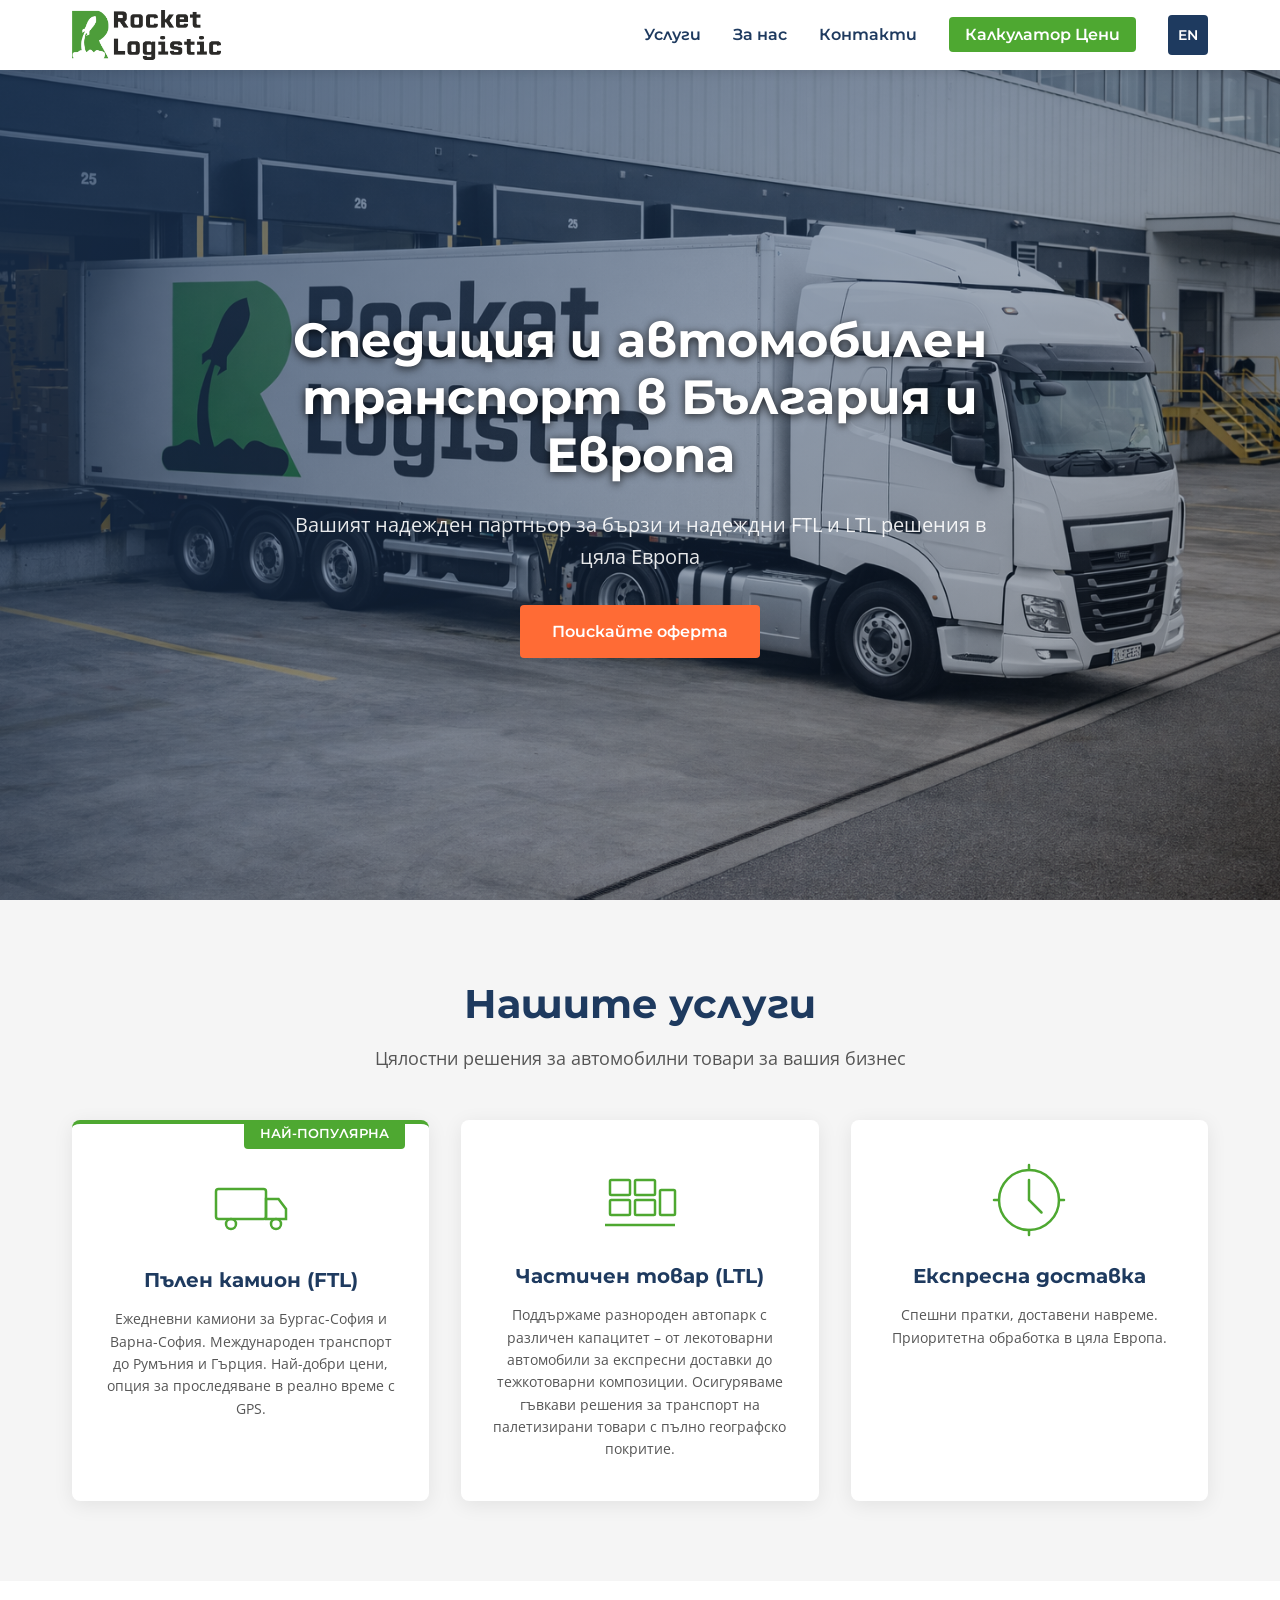
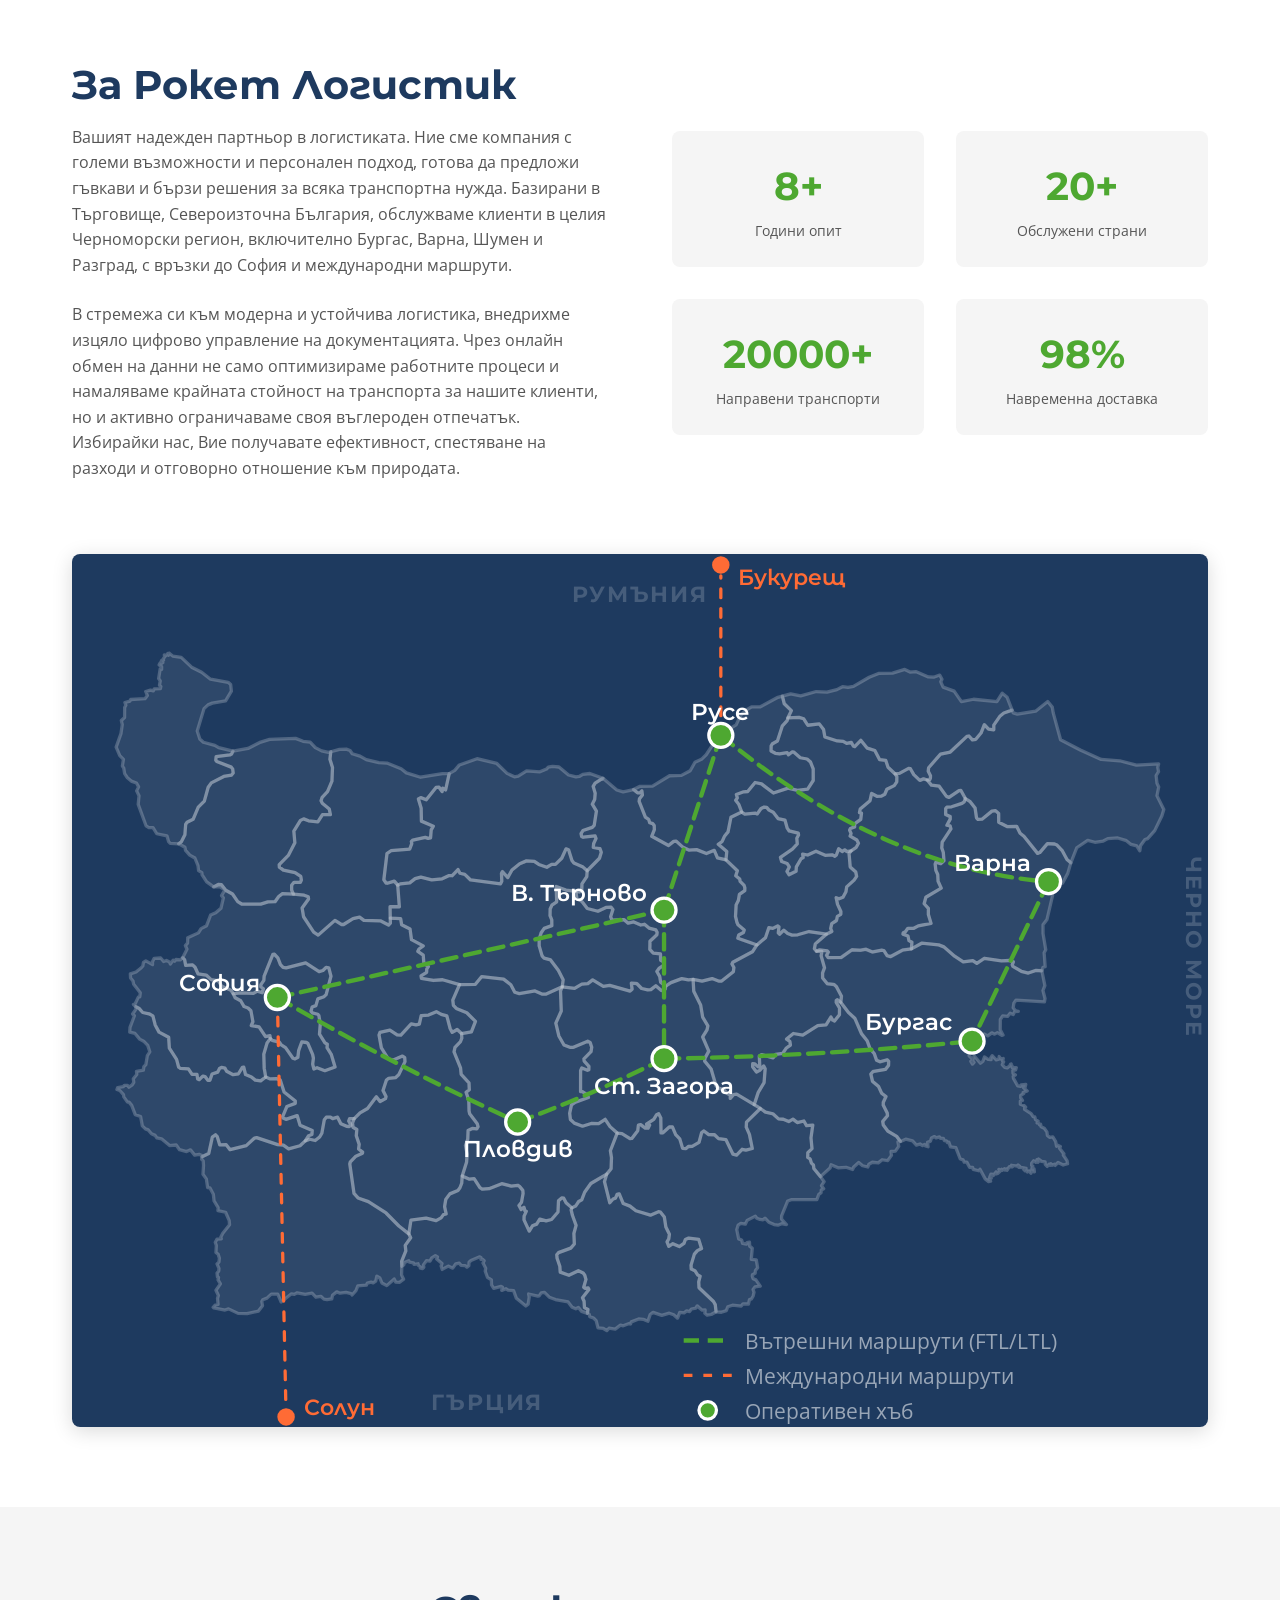
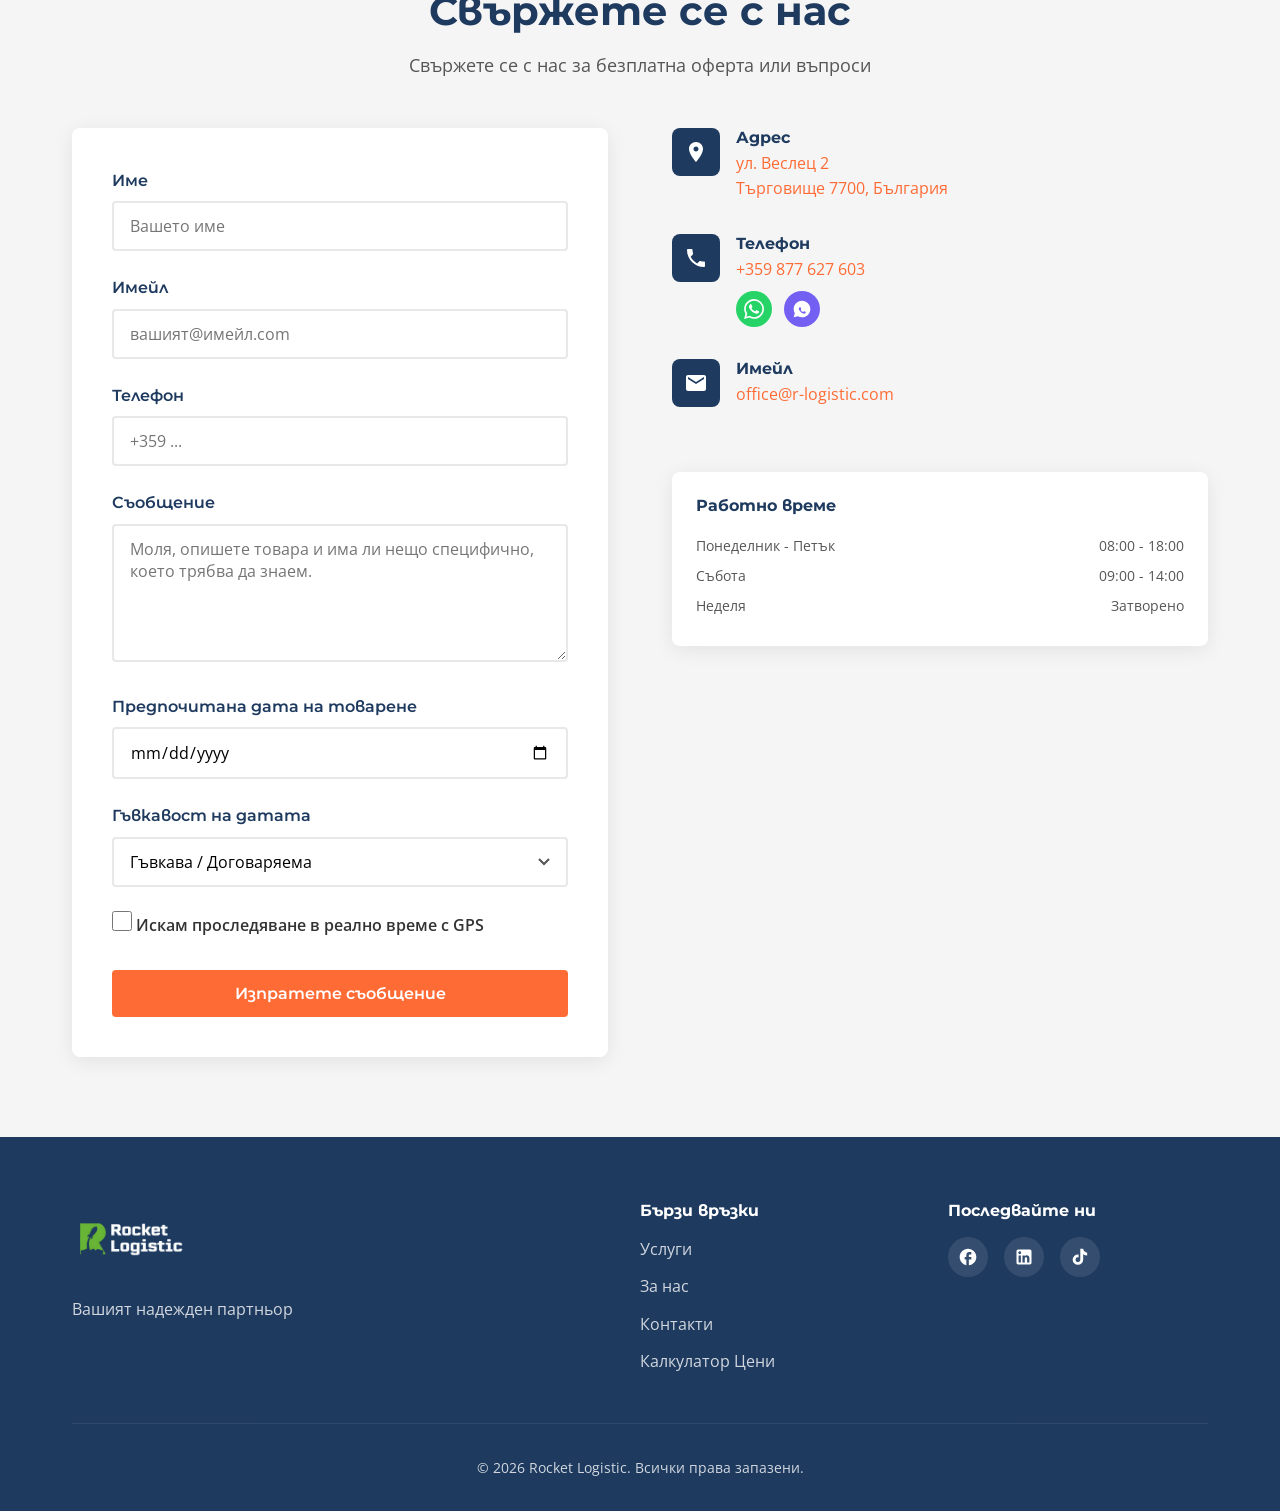
<file: bg/index.html>
<!DOCTYPE html>
<html lang="bg">
<head>
    <!-- Google Tag Manager -->
    <script>(function(w,d,s,l,i){w[l]=w[l]||[];w[l].push({'gtm.start':
    new Date().getTime(),event:'gtm.js'});var f=d.getElementsByTagName(s)[0],
    j=d.createElement(s),dl=l!='dataLayer'?'&l='+l:'';j.async=true;j.src=
    'https://www.googletagmanager.com/gtm.js?id='+i+dl;f.parentNode.insertBefore(j,f);
    })(window,document,'script','dataLayer','GTM-PCV4RD67');</script>
    <!-- End Google Tag Manager -->
    <!-- Google tag (gtag.js) -->
    <script async src="https://www.googletagmanager.com/gtag/js?id=G-FD0798DMYW"></script>
    <script>
      window.dataLayer = window.dataLayer || [];
      function gtag(){dataLayer.push(arguments);}
      gtag('js', new Date());
      gtag('config', 'G-FD0798DMYW');
    </script>
    <meta charset="UTF-8">
    <meta name="viewport" content="width=device-width, initial-scale=1.0">
    <meta name="description" content="FTL и LTL спедиция от Търговище, България. Ежедневни маршрути Бургас-София, Варна-София. Международен транспорт до Румъния и Гърция. Поискайте безплатна оферта.">
    <title>Rocket Logistic | Спедиция България - FTL и LTL Транспорт</title>
    <link rel="canonical" href="https://rocketlogistic.bg/bg/">
    <link rel="alternate" hreflang="en" href="https://rocketlogistic.bg/en/">
    <link rel="alternate" hreflang="bg" href="https://rocketlogistic.bg/bg/">
    <link rel="alternate" hreflang="x-default" href="https://rocketlogistic.bg/bg/">

    <!-- Open Graph -->
    <meta property="og:type" content="website">
    <meta property="og:title" content="Rocket Logistic | Спедиция България - FTL и LTL Транспорт">
    <meta property="og:description" content="Ежедневни FTL маршрути Бургас-София, Варна-София. Международен автомобилен транспорт до Румъния и Гърция. LTL палетизирани товари в цяла Европа.">
    <meta property="og:url" content="https://rocketlogistic.bg/bg/">
    <meta property="og:image" content="https://rocketlogistic.bg/assets/images/truck-rocket-logistic.png">
    <meta property="og:locale" content="bg_BG">
    <meta property="og:locale:alternate" content="en_GB">
    <meta property="og:site_name" content="Rocket Logistic">

    <!-- Twitter Card -->
    <meta name="twitter:card" content="summary_large_image">
    <meta name="twitter:title" content="Rocket Logistic | Спедиция България">
    <meta name="twitter:description" content="Ежедневни FTL маршрути Бургас-София, Варна-София. Международен транспорт до Румъния и Гърция.">
    <meta name="twitter:image" content="https://rocketlogistic.bg/assets/images/truck-rocket-logistic.png">

    <!-- Structured Data -->
    <script type="application/ld+json">
    {
        "@context": "https://schema.org",
        "@type": "FreightForwarder",
        "name": "Rocket Logistic",
        "url": "https://rocketlogistic.bg",
        "logo": "https://rocketlogistic.bg/assets/logo3.png",
        "image": "https://rocketlogistic.bg/assets/images/truck-rocket-logistic.png",
        "description": "Спедиторска и транспортна фирма в Търговище, България. FTL, LTL и експресни доставки в цяла Европа.",
        "address": {
            "@type": "PostalAddress",
            "streetAddress": "ул. Веслец 2",
            "addressLocality": "Търговище",
            "postalCode": "7700",
            "addressCountry": "BG"
        },
        "geo": {
            "@type": "GeoCoordinates",
            "latitude": "43.2481",
            "longitude": "26.5756"
        },
        "telephone": "+359877627603",
        "email": "office@r-logistic.com",
        "openingHoursSpecification": [
            {
                "@type": "OpeningHoursSpecification",
                "dayOfWeek": ["Monday","Tuesday","Wednesday","Thursday","Friday"],
                "opens": "08:00",
                "closes": "18:00"
            },
            {
                "@type": "OpeningHoursSpecification",
                "dayOfWeek": "Saturday",
                "opens": "09:00",
                "closes": "14:00"
            }
        ],
        "areaServed": ["BG","RO","GR","EU"],
        "priceRange": "$$",
        "foundingDate": "2018",
        "sameAs": []
    }
    </script>

    <link rel="preconnect" href="https://fonts.googleapis.com">
    <link rel="preconnect" href="https://fonts.gstatic.com" crossorigin>
    <link href="https://fonts.googleapis.com/css2?family=Montserrat:wght@400;600;700&family=Open+Sans:wght@400;600&display=swap" rel="stylesheet">
    <link rel="stylesheet" href="../css/style.css">
    <link rel="icon" type="image/png" href="../assets/emblem.png">
    <link rel="preload" as="image" href="../assets/images/truck-rocket-logistic.png">
</head>
<body>
<!-- Google Tag Manager (noscript) -->
<noscript><iframe src="https://www.googletagmanager.com/ns.html?id=GTM-PCV4RD67"
height="0" width="0" style="display:none;visibility:hidden"></iframe></noscript>
<!-- End Google Tag Manager (noscript) -->
    <!-- Header / Navigation -->
    <header class="header" id="header">
        <nav class="nav container">
            <a href="index.html" class="nav__logo">
                <img src="../assets/logo3.png" alt="Rocket Logistic" class="nav__logo-img" width="150" height="50">
            </a>

            <div class="nav__menu" id="nav-menu">
                <ul class="nav__list">
                    <li class="nav__item">
                        <a href="#services" class="nav__link">Услуги</a>
                    </li>
                    <li class="nav__item">
                        <a href="#about" class="nav__link">За нас</a>
                    </li>
                    <li class="nav__item">
                        <a href="#contact" class="nav__link">Контакти</a>
                    </li>
                    <li class="nav__item">
                        <a href="/calculator/bg/" class="nav__link nav__link--calculator">Калкулатор Цени</a>
                    </li>
                </ul>
            </div>

            <div class="nav__actions">
                <a href="/en/" class="lang-toggle" id="lang-toggle" aria-label="Switch to English">
                    <span class="lang-toggle__text">EN</span>
                </a>
                <button class="nav__toggle" id="nav-toggle" aria-label="Меню">
                    <span></span>
                    <span></span>
                    <span></span>
                </button>
            </div>
        </nav>
    </header>

    <main>
        <!-- Hero Section -->
        <section class="hero" id="hero">
            <div class="hero__background"></div>
            <div class="hero__content container">
                <h1 class="hero__title">
                    Спедиция и автомобилен транспорт в България и Европа
                </h1>
                <p class="hero__subtitle">
                    Вашият надежден партньор за бързи и надеждни FTL и LTL решения в цяла Европа
                </p>
                <a href="#contact" class="btn btn--primary">Поискайте оферта</a>
            </div>
        </section>

        <!-- Services Section -->
        <section class="services" id="services">
            <div class="container">
                <h2 class="section__title">Нашите услуги</h2>
                <p class="section__subtitle">
                    Цялостни решения за автомобилни товари за вашия бизнес
                </p>

                <div class="services__grid">
                    <!-- Full Truck Load -->
                    <div class="service-card service-card--featured" data-badge="Най-популярна">
                        <div class="service-card__icon">
                            <svg viewBox="0 0 64 64" fill="none" xmlns="http://www.w3.org/2000/svg">
                                <rect x="4" y="20" width="40" height="24" rx="2" stroke="currentColor" stroke-width="2"/>
                                <path d="M44 28H54L60 36V44H44V28Z" stroke="currentColor" stroke-width="2"/>
                                <circle cx="16" cy="48" r="4" stroke="currentColor" stroke-width="2"/>
                                <circle cx="52" cy="48" r="4" stroke="currentColor" stroke-width="2"/>
                            </svg>
                        </div>
                        <h3 class="service-card__title">Пълен камион (FTL)</h3>
                        <p class="service-card__desc">
                            Ежедневни камиони за Бургас-София и Варна-София. Международен транспорт до Румъния и Гърция. Най-добри цени, опция за проследяване в реално време с GPS.
                        </p>
                    </div>

                    <!-- Less Than Truckload -->
                    <div class="service-card">
                        <div class="service-card__icon">
                            <svg viewBox="0 0 64 64" fill="none" xmlns="http://www.w3.org/2000/svg">
                                <rect x="8" y="16" width="16" height="12" rx="1" stroke="currentColor" stroke-width="2"/>
                                <rect x="28" y="16" width="16" height="12" rx="1" stroke="currentColor" stroke-width="2"/>
                                <rect x="8" y="32" width="16" height="12" rx="1" stroke="currentColor" stroke-width="2"/>
                                <rect x="28" y="32" width="16" height="12" rx="1" stroke="currentColor" stroke-width="2"/>
                                <rect x="48" y="24" width="12" height="20" rx="1" stroke="currentColor" stroke-width="2"/>
                                <line x1="4" y1="52" x2="60" y2="52" stroke="currentColor" stroke-width="2"/>
                            </svg>
                        </div>
                        <h3 class="service-card__title">Частичен товар (LTL)</h3>
                        <p class="service-card__desc">
                            Поддържаме разнороден автопарк с различен капацитет – от лекотоварни автомобили за експресни доставки до тежкотоварни композиции. Осигуряваме гъвкави решения за транспорт на палетизирани товари с пълно географско покритие.
                        </p>
                    </div>

                    <!-- Express Delivery -->
                    <div class="service-card">
                        <div class="service-card__icon">
                            <svg viewBox="0 0 64 64" fill="none" xmlns="http://www.w3.org/2000/svg">
                                <circle cx="32" cy="32" r="24" stroke="currentColor" stroke-width="2"/>
                                <path d="M32 16V32L42 42" stroke="currentColor" stroke-width="2" stroke-linecap="round"/>
                                <path d="M8 32H4M60 32H56M32 4V8M32 56V60" stroke="currentColor" stroke-width="2" stroke-linecap="round"/>
                            </svg>
                        </div>
                        <h3 class="service-card__title">Експресна доставка</h3>
                        <p class="service-card__desc">
                            Спешни пратки, доставени навреме. Приоритетна обработка в цяла Европа.
                        </p>
                    </div>
                </div>
            </div>
        </section>

        <!-- About Section -->
        <section class="about" id="about">
            <div class="container">
                <div class="about__grid">
                    <div class="about__content">
                        <h2 class="section__title" style="text-align:left;">За Рокет Логистик</h2>
                        <p class="about__text">
                            Вашият надежден партньор в логистиката. Ние сме компания с големи възможности и персонален подход, готова да предложи гъвкави и бързи решения за всяка транспортна нужда. Базирани в Търговище, Североизточна България, обслужваме клиенти в целия Черноморски регион, включително Бургас, Варна, Шумен и Разград, с връзки до София и международни маршрути.
                        </p>
                        <p class="about__text">
                            В стремежа си към модерна и устойчива логистика, внедрихме изцяло цифрово управление на документацията. Чрез онлайн обмен на данни не само оптимизираме работните процеси и намаляваме крайната стойност на транспорта за нашите клиенти, но и активно ограничаваме своя въглероден отпечатък. Избирайки нас, Вие получавате ефективност, спестяване на разходи и отговорно отношение към природата.
                        </p>
                    </div>

                    <div class="about__stats">
                        <div class="stat">
                            <span class="stat__number">8+</span>
                            <span class="stat__label">Години опит</span>
                        </div>
                        <div class="stat">
                            <span class="stat__number">20+</span>
                            <span class="stat__label">Обслужени страни</span>
                        </div>
                        <div class="stat">
                            <span class="stat__number">20000+</span>
                            <span class="stat__label">Направени транспорти</span>
                        </div>
                        <div class="stat">
                            <span class="stat__number">98%</span>
                            <span class="stat__label">Навременна доставка</span>
                        </div>
                    </div>
                </div>

                <div class="about__image">
                    <div role="img" aria-label="Карта на маршрутите на Rocket Logistic в България" style="border-radius:8px;box-shadow:0 4px 20px rgba(0,0,0,0.15);overflow:hidden;">
                        <svg viewBox="0 0 520 400" xmlns="http://www.w3.org/2000/svg" style="width:100%;height:auto;display:block;background:#1E3A5F;">
                            <style>
                                .rm-fill { fill: rgba(255,255,255,0.07); }
                                .rm-outline { fill: none; stroke: rgba(255,255,255,0.22); stroke-width: 1.5; stroke-linejoin: round; }
                                .rm-rd { stroke: #4EA831; stroke-width: 2; fill: none; stroke-dasharray: 7 4; stroke-linecap: round; animation: rm-flow-d 4s linear infinite; }
                                .rm-ri { stroke: #FF6B35; stroke-width: 1.5; fill: none; stroke-dasharray: 4 5; stroke-linecap: round; animation: rm-flow-i 3.5s linear infinite; }
                                @keyframes rm-flow-d { to { stroke-dashoffset: -44; } }
                                @keyframes rm-flow-i { to { stroke-dashoffset: -36; } }
                                .rm-hub { fill: #4EA831; stroke: #fff; stroke-width: 1.5; }
                                .rm-intl { fill: #FF6B35; }
                                .rm-lbl { font-family: 'Montserrat', sans-serif; font-size: 10.5px; font-weight: 600; fill: #fff; }
                                .rm-lbl-i { font-family: 'Montserrat', sans-serif; font-size: 10px; font-weight: 600; fill: #FF6B35; }
                                .rm-lbl-r { font-family: 'Montserrat', sans-serif; font-size: 10px; font-weight: 700; fill: rgba(255,255,255,0.18); letter-spacing: 0.09em; text-transform: uppercase; }
                                .rm-leg { font-family: 'Open Sans', sans-serif; font-size: 9.5px; fill: rgba(255,255,255,0.55); }
                            </style>

                            <!-- Region labels outside Bulgaria border -->
                            <text class="rm-lbl-r" x="260" y="22" text-anchor="middle">Румъния</text>
                            <text class="rm-lbl-r" x="190" y="392" text-anchor="middle">Гърция</text>
                            <text class="rm-lbl-r" x="510" y="180" text-anchor="middle" transform="rotate(90,510,180)">Черно море</text>

                            <!-- Bulgaria outline (province-level geographic paths from bulgaria.svg) -->
                            <g transform="translate(20,45) scale(0.7836)" style="fill:rgba(255,255,255,0.07);stroke:rgba(255,255,255,0.22);stroke-width:1.92;stroke-linejoin:round;">
                                <path d="m 110.72813,285.41737 2.65,-0.98 3.16,0.75 2.6,-2.03 1.29,-2.22 1.43,-7.87 1.18,-1.51 2.39,-0.09 1.32,0.9 2.86,-0.81 1.92,3.83 3.38,1.53 1.53,0.08 1,-0.81 -1.33,-2.4 0.53,-1.33 2.72,0 0,0 -1,2.41 0.27,2.57 2.21,1.33 -0.29,3.62 1.69,5.06 -0.35,2.7 2.36,1.84 -0.06,0.62 -3.88,1.71 -3.21,3.3 -0.35,1.29 2.47,17.2 2.35,2.64 6.02,2.12 10.33,6.66 7.51,7.61 5.82,4.57 0,0 1.06,2.27 -3.17,4.45 0.35,3.28 -2.46,6.06 0.13,2.87 0,0 -0.17,5.02 1.21,2.54 -2.32,1.84 -2.33,-0.17 -0.82,-1.73 -4.36,3.82 -2.86,-1.56 -1.23,-2.91 -1.73,-1.05 -0.65,2.91 -1.48,1.02 -1.22,-0.44 -2.18,0.55 -0.61,1.22 -4.95,0.44 -1.1,2.79 -2.26,2.5 -0.64,-0.79 -2.9,-0.7 -3.47,0.45 -1.97,-0.76 -2.46,1.97 -0.42,2.08 -2.81,0.43 -1.82,-0.24 -1.79,-1.66 -2.92,0.41 -2.2,-2.26 -4.02,0.76 -4.69,-0.96 -1.63,0.9 -1.67,-0.31 -6.030001,4.78 -1.99,-4.55 -3.8,-0.07 -2.49,2.34 -2.47,0.94 -0.57,1.05 0.43,2.43 -2.37,3.16 -6.63,1.48 -5.29,-0.13 -5.54,-2.64 -2.06,0.68 -6.56,-1.25 -0.38,-0.32 1.19,-1.36 1.68,-0.41 -0.34,-3.43 0.52,-1.72 -1.42,-3.08 2.61,-3.72 -1.38,-2.27 0.27,-1.42 -0.62,-0.29 -0.25,-2.31 1.02,-1.22 0.1,-1.58 -1.13,-2.54 1.13,-1.06 0.27,-2.33 -0.73,-2.28 -1.28,-1.08 0.21,-4.03 -0.63,-1.91 1.04,-1.77 2.51,-0.18 -0.28,-1.07 1.12,-2.18 3.96,-5.01 -0.19,-2.44 -2.13,-4.87 -4.44,-0.93 0.09,-1.81 -2.38,-3.83 -0.42,-3.93 -2.02,-3.79 -1.33,-0.11 -0.74,-5.09 -1.96,-2.64 0.31,-5.24 -0.17,-2.66 -0.94,-0.94 0.25,-1.44 0,0 3.92,-1.89 2.09,-9.61 1.88,-1.37 0.97,1.09 1.51,4.9 3.75,-0.17 2.25,2.94 9.47,-2.38 4.83,-4.42 1.22,-0.28 12.29,4.11 3.36,0.27 3.040001,2.19 6.68,-1.81 z"/>
                                <path d="m 464.82813,173.25737 5.98,-3.33 9.9,0.96 3.05,1.19 6.29,5.43 5.07,3.31 5.57,-0.69 2.35,1.6 4.41,-2.99 9.97,1.57 4.68,-0.27 2.27,0.79 -0.65,1.76 0.37,0.87 4.94,2.9 4.1,1.02 4.35,-1.54 3.56,0.21 0,0 1.76,8.65 -1.13,2.86 1.21,4.69 -0.33,1.99 -16.67,-1.01 -1.2,1.74 -0.4,2.67 1.31,1.72 1.67,0.38 -2.1,0.16 -0.85,1.67 -1.83,-0.77 -1.49,1.92 -2.85,-0.3 -1.37,2.07 -0.06,5.94 1.64,3.11 -0.69,0.2 -2.61,-1.57 -1.63,0.89 -1.63,-0.75 -2.38,1.76 -2.08,-1.1 -1.91,0.48 -2.72,3.68 -0.71,5.73 -0.89,-0.74 -0.33,0.37 -0.6,-0.28 -0.61,0.73 -0.17,-0.57 -0.79,0.98 -0.08,2.35 1.67,1.68 0.03,0.99 -0.69,0.59 0.96,1.6 0.93,-0.99 -0.85,-1.15 0.99,-2.63 3.57,4.31 1.48,-1.18 0.87,-2.51 2.17,1.34 1.74,0.13 -0.24,-1 0.85,-1.28 2.35,2.44 1.6,-0.36 0.17,-1.55 0.95,1.47 1.39,-0.32 -0.35,1.51 0.59,0.44 -0.82,1.68 1.45,1.56 1.5,0.3 1.51,-1.24 0.32,-0.88 0.45,-0.21 -0.24,0.86 0.71,0.08 0.15,1.31 2.39,-0.1 -0.45,1.41 -1.6,0.32 0.1,1.72 1.41,0.82 -1.29,0.87 0.15,1.15 2.51,4.46 1.69,0.24 0.32,-0.91 2.67,-0.25 -0.38,1.62 -0.89,0.4 2.1,1.79 -2.37,0.91 0.29,0.7 -1.7,1.04 -0.02,1.34 1.04,1.54 -1.24,0.36 0.01,1.9 2.21,0.78 0.87,0.95 -0.6,0.08 -0.02,1.17 3.84,2.45 1.15,1.8 0.98,0.08 0.39,1.67 1.53,0.94 -0.57,1 0.89,0.11 0.5,0.95 0.67,-0.34 0.26,1.53 1.86,0.86 1.53,2.09 0.31,2.06 1.28,1.1 1.88,-0.18 1.68,2.76 0.49,2.71 0.04,-0.87 2.18,0.96 -0.49,1 2.58,3.32 -0.35,0.68 2.18,3.22 0.32,1.89 -2.54,0.73 -3.04,-1.47 -1.67,1.69 -0.39,-0.68 -1.42,0.6 -0.71,-0.96 -0.4,1.01 -0.7,-0.69 -1.06,1.31 -1.1,-1.18 -0.09,-1.42 -2.1,-0.34 -1.78,-1.43 0.21,1.33 -0.6,0.56 -0.45,-1.47 -0.63,1.61 -1.35,-1 -1.17,1.54 -0.01,1.27 0.69,0.35 -0.53,1.35 1.22,0.18 0.24,1.89 -2.02,-0.8 -0.01,1.55 -1.15,-1.4 -0.92,0.67 -0.29,-0.84 -1.19,0.17 0.69,-1.47 -0.86,-0.21 -0.45,0.85 -0.54,-1.1 -2.28,-0.05 0.55,-0.54 -1.08,-0.98 -0.45,0.8 -3.36,-0.58 0.47,0.91 -1.75,-0.06 -1.3,2.07 -0.26,-0.8 -1,0.73 -0.34,-0.77 -1.31,0.85 -0.38,-0.58 -0.4,0.54 -1.15,-0.47 0.73,1.1 -1.43,1.31 -0.67,0.18 -0.25,-1.1 -1.58,2.12 -0.11,-0.71 -1.32,-0.07 -0.73,1.77 0.91,0.51 -1.32,0.59 0.95,1.19 -1.13,0.24 -2.03,-1.58 -3.03,-5.6 -0.77,0.85 -3.19,-0.81 -0.35,-1.22 -1.78,0.03 -1.62,-3.04 -1.49,0.05 -0.65,-1.36 -1.7,-0.51 -2.57,-6.67 -3.11,-0.41 -0.98,-2.76 -0.85,0.21 -0.58,-1.02 -1.15,-0.09 -0.66,-1.33 -1.66,0.05 -0.54,-0.87 -2.01,0.53 -0.93,-0.74 -1.77,0.87 -0.6,1.8 -1.68,0.71 0.3,2.56 -1.49,-0.42 -0.47,-0.95 -1.24,0.66 -1.48,-0.91 -2.12,0.64 -2.25,-2.51 -4.01,-0.91 -2.98,1.34 0,0 -2.22,-2.98 -5.12,-3 -2.7,-3.63 -0.34,-2.12 2.79,-3.29 -0.16,-1.61 -2.32,-4.6 0.03,-1.65 1.56,-3.4 -2.5,-1.87 -1.81,-3.93 -3.54,-3.03 -0.97,-4.24 1.28,-1.52 7.2,-1.23 1.84,-2.28 0.07,-2.48 -0.84,-0.85 -4.23,1.18 -1.98,-0.88 -1.34,-3.89 -2.54,-3.05 -1.6,-4.4 -3.34,-4.21 -3.86,-8.94 -3.69,-3.39 -4.53,-5.96 0,0 0.37,-3.62 -2.91,-5.52 -1.37,-1.29 -3.98,-0.45 -2.73,-3.35 -0.03,-2.96 1.13,-2.97 -1.98,-7.05 0.44,-2.58 -3.11,-0.05 0,0 1.68,-0.83 4.57,0.59 0.64,0.72 -1.05,1.86 0.92,1.36 7.6,-0.07 6.32,-4.47 4.95,0.25 3.08,-0.61 3.91,1.64 5.55,-1.09 1.23,0.32 1.8,2.89 2.01,0.57 7.24,-3.89 4.9,-0.67 z"/>
                                <path d="m 496.33813,85.427375 2.83,1.82 2.85,3.73 0.83,5.69 0.82,0.88 2.4,-0.06 5.8,-4.72 2.08,-0.27 1.84,1.65 0.03,5.13 5.17,2.599995 5.3,-0.25 2.04,4.05 2.21,1.78 8,10 1.27,-0.47 4.47,-5.21 4.12,0.21 1.48,0.6 3.16,3.43 2.68,5.07 2.25,1.88 0,0 -1.8,6.16 -3.09,5.74 -6.11,1.22 -1.78,1.16 -0.25,2 -0.22,-1.05 -1.42,0.12 1.14,0.42 -0.82,0.84 0.64,1.58 2.9,0.2 0.19,0.56 -3.31,14.15 -2.33,3.14 0.01,5.02 1.59,9.49 -0.94,1.8 0.6,8.09 -1.28,0.4 -0.63,2.02 0,0 -3.56,-0.21 -4.35,1.54 -4.1,-1.02 -4.94,-2.9 -0.38,-0.87 0.65,-1.75 -2.27,-0.79 -4.68,0.27 -9.97,-1.57 -4.42,2.99 -2.34,-1.59 -5.57,0.69 -5.07,-3.32 -6.3,-5.43 -3.05,-1.18 -9.9,-0.96 -5.98,3.33 0,0 0.28,-3.91 -1.69,-0.94 -0.6,-2.68 -2.92,-1.11 0.18,-0.85 1.22,-0.55 1.46,-1.99 3.47,0 2.61,-1.4 7.46,-1.49 -1.56,-5.17 0,0 0,-3.58 0,0 -2.47,-2.7 1,-3.81 8.98,-5.3 -1.85,-4.07 -0.2,-3.9 -1.1,-2.44 -0.39,-3.59 0.45,-1.19 2.75,0.88 1.92,-1.72 -0.36,-4.79 -0.91,-2.71 0.26,-3.33 5.09,-7.72 -0.46,-1.77 -1.88,-0.41 1.92,-3.559995 0,-1.47 -2.65,-1.18 0.01,-3.54 0.71,-0.79 2.74,-0.23 6.08,-2.02 1.24,-0.86 z"/>
                                <path d="m 296.43813,81.507375 6.05,-1.33 0,0 2.33,1.92 1.45,-0.05 1.08,-1.14 0.35,2.39 -1.72,2.29 -0.2,1.54 3.64,9.2 1.9,1.24 0.63,1.96 1.73,0.549995 0.9,1.14 0.09,2.38 -1.55,3.87 9.84,5.38 3,-2.41 1.48,-0.15 3.98,3.65 3.36,1.58 4.55,-0.24 5.74,2.26 4.59,-1.86 1.88,4.46 4.98,1.12 0,0 6.64,6.36 -0.95,2.9 2.32,1.9 0.25,1.38 2.32,2.37 0.42,1.34 -0.05,1.72 -3.11,2.17 -0.64,3.54 -1.28,2.61 -0.37,6.7 0.81,3.43 0.65,1.45 3.63,3.08 -0.45,1.46 -2.74,1.43 -0.53,1.93 11.15,3.91 0,0 -2.64,4.02 -11.45,6.08 -0.5,1.03 1.13,2.06 -0.32,2.51 -6.82,5.42 -1.47,0.08 -4.14,-1.55 -5.83,1.44 -5.25,-0.97 0,0 -2.72,0.28 -3.91,-0.71 -6.3,2.33 -3.09,2.03 0,0 -2.93,-2.32 -0.58,-3.38 -1.64,-2.82 1.25,-1.77 2.63,-1.79 0.34,-2.05 -2.03,-1 -0.07,-3.63 -4.23,-0.54 -2,-2.14 0.09,-4.73 4.02,-3.85 0.16,-1.4 -0.8,-1.43 -3.97,-1.05 -2.63,-2.22 -2.15,0.43 -4.11,-1.78 -3.29,0.71 -2.45,-2.11 -7.02,0.35 -0.76,-2.03 1.35,-4.23 -1.03,-1.27 -2.71,0.03 -5.01,2.29 -6.23,-1.61 -3.01,-3.93 -3.11,-2.11 -0.52,-3.9 0,0 2.14,0.3 1.28,-0.9 0.11,-3.84 2.82,-4.19 0.24,-3.46 0,0 7.19,-7.32 1.05,-3.52 -0.79,-2.11 -3.89,-0.76 0.23,-2.22 1.36,-2.89 -0.52,-1.52 -6.92,0.75 -0.95,-0.47 -0.34,-1.61 1.1,-1.82 5.47,-1.83 1.09,-1.18 1.33,-8.349995 -2.43,-4.03 1.38,-2.7 0.31,-3.68 -1.18,-4.03 1.15,-1.94 4.59,-2.86 0,0 8.07,6.88 z"/>
                                <path d="m 31.778129,1.0173749 1.54,1.17 4.97,0.76 6.06,5.74 5.86,2.9900001 5.2,4.02 10.29,1.84 1.47,1.3 0.42,3.84 -3.38,5.7 -7.76,1.3 -2.5,1.02 -2.35,2.19 -3.96,13.06 1.51,4.67 2.07,1.92 6.69,1.78 2.26,1.38 8.34,2.04 0,0 -0.82,1.73 -0.99,0.47 -8.02,1.04 -0.2,2.08 0.57,0.76 8.47,3.25 0.81,1.07 0.31,2.39 -0.95,1.17 -4.54,0.82 -7.29,3.75 -1.83,2.53 -2.25,8.13 -3.54,3.55 -3.02,7.09 -3.51,1.71 -0.82,1.119995 -0.46,6.18 -2.07,4.06 -1.56,1.21 0,0 -4.96,-0.28 -0.91,-0.93 -1,-3.45 -5.93,-1.2 -2.2,-3.58 -2.42,-0.04 -1.65,-1.03 -4.58,-12.489995 0.47,-5.05 -1.38,-2.84 1.14,-2.34 -1.25,-2.3 -2.6799996,-0.9 -2.61,-2.12 -1.63,-2.46 -0.48,-3.17 -0.82,-1.22 0.63,-3.93 -2.16,-2.13 -2.11000001,-4.99 2.80000001,-7.87 0.78,-5.29 -0.56,-2.38 1.9,-1.78 0.03,-5.85 0.71,-1.31 -0.53,-1.6 2.95,-0.84 0.44,-0.91 8.3099996,-0.46 1.43,-1.86 -0.99,-2.36 2.77,-0.82 1.7,0.45 0.51,-1.17 3.59,-0.12 0.28,-1.28 -0.82,-0.73 0.47,-2.55 -0.95,-1.39 0.91,-5.6100001 0.83,0.29 0.01,-1.57 -1.45,-1.04 0.65,-1.2 0.59,0.39 0.89,-0.54 -0.77,-1.17 1.22,-0.23 -0.37,-0.6 0.96,-1.21 -0.14,-1.31 0.9,0.53 1.09,-1.32 0.49,1.08 0.38,-1.28 z"/>
                                <path d="m 153.71813,64.427375 4.72,0.28 8.32,3.31 3.05,2.41 8.29,2.55 12.77,-2.12 3.95,0.04 0,0 -2.11,9.53 -1.66,-1.06 -0.37,2.02 -1.81,-2.56 -1.74,0.11 -5.7,7.25 -3.23,-1.3 -1.37,0.8 1.62,5.45 0.15,7.48 6.95,2.939995 -1.23,2.2 -0.39,4.64 -1.43,0.31 -1.67,-0.62 -7.24,1.61 -0.87,0.75 0.23,1.28 -1.17,3.2 -10.96,0.97 -2.36,1.74 -1.82,15.25 1.31,1.9 0.76,0.11 4.04,-1.26 2,2.39 0,0 0.96,12.61 -5.43,-0.01 0.1,6.66 0,0 0.1,2.93 -1.08,1.08 -4.8,-2.44 -9.58,-0.26 -2.55,-1.89 -3.82,0.81 -5.53,3.48 -1.32,0 -3.72,-2.4 -9.78,8.62 -2.65,-1.73 -5.9,-9 -0.85,-5.12 3.77,-5.3 -0.18,-1.31 -2.4,-0.88 -6.23,-0.56 0,0 -1.06,-2.3 -0.03,-2.96 1.4,-1.72 3.7,0.05 0.6,-1.34 -0.36,-2.13 -3.32,-2.23 -6.820001,-1.42 -2.36,-1.79 -0.08,-1.43 5.310001,-5.37 3.82,-7.4 -0.59,-6.82 3.87,-6.269995 1.85,-0.89 2.84,1.13 5.48,0.6 2.69,-4.18 4.62,0 -0.66,-3.31 -4.07,-3.38 -0.72,-1.42 0.65,-2.05 3.11,-3.24 2.6,-6.19 0.32,-7.93 -1.5,-4.79 0.49,-4.46 0,0 5.09,-1.37 3.97,-0.12 2.2,0.75 1.28,1.9 4.56,1.42 3.62,2.05 z"/>
                                <path d="m 268.83813,139.70737 0.52,3.9 3.11,2.11 3.01,3.93 6.23,1.61 5.01,-2.29 2.71,-0.03 1.03,1.27 -1.35,4.23 0.76,2.03 7.02,-0.35 2.45,2.11 3.29,-0.71 4.11,1.78 2.15,-0.43 2.63,2.22 3.97,1.05 0.8,1.43 -0.16,1.4 -4.02,3.85 -0.09,4.73 2,2.14 4.23,0.54 0.07,3.63 2.03,1 -0.34,2.05 -2.63,1.79 -1.25,1.77 1.64,2.82 0.58,3.38 2.93,2.32 0,0 -0.19,1.66 -2.33,0.96 -3.23,-2.8 -2.91,2.21 -1.83,0.18 -3.55,-0.8 -2.88,-2.92 -3.14,-0.24 0.43,3.62 -1.16,1.03 -11.92,-3.3 -3.7,0.56 -6.24,-3.77 -2.84,2.19 -3.52,0.27 -4.22,2.51 -7.19,-0.91 0,0 0.52,-4.09 -2.83,-5.58 -4.52,-6.06 -3.77,-1.02 -1.17,-1.37 -1.71,-5.82 0,-3.91 1.17,-3.8 1.76,-2.52 4.47,-1.58 -0.05,-3.37 -1,-2.43 0.07,-3.92 1.03,-2.3 2.78,-1.91 -0.28,-8.95 5.69,2.06 z"/>
                                <path d="m 547.67813,35.407375 4.28,15.68 11.54,6 12.2,5.46 10.83,0.82 9.72,2.53 13.01,-0.7 -0.54,2.02 0.48,2.54 -1.41,2.25 0.5,4.52 1,2.13 -1.01,5.1 3.99,8.02 -1.15,3.85 -4.15,8.539995 -4.11,4.68 -1.58,0.5 -2.62,3.68 -0.41,2.94 -1.83,-2.85 -3.32,-0.9 -2.69,-2.18 -5.04,-1.58 -5.82,0.39 -2.65,1.4 -4.89,0.72 -4.2,-1.08 -6.39,4.28 -3.45,8.8 0,0 -2.25,-1.88 -2.68,-5.07 -3.16,-3.43 -1.48,-0.6 -4.12,-0.21 -4.47,5.21 -1.27,0.47 -8,-10 -2.21,-1.78 -2.04,-4.05 -5.3,0.25 -5.17,-2.599995 -0.03,-5.13 -1.84,-1.65 -2.08,0.27 -5.8,4.72 -2.4,0.06 -0.82,-0.88 -0.83,-5.69 -2.85,-3.73 -2.83,-1.82 0,0 -2.59,-4.75 -1.11,0.06 -5.84,3.99 -1.5,-0.58 -4.26,-5.93 -4.52,-0.63 -2.49,-2.96 0,0 1.54,-0.23 0.37,-0.85 0.04,-1.38 -1.32,-2.67 0.21,-2.07 6.96,-7.95 5.7,-1.2 9.71,-9.15 1.19,-0.24 2.03,2.31 1.99,-0.37 3.04,-3.65 1.94,-4.91 2.46,2.64 3.05,0.38 0.01,-2.78 3.73,-5.35 2.15,-1.7 4.81,-1.66 0,0 0.64,1.59 2.42,0.73 10.65,-1.73 7.11,-5.64 2.65,3.28 z"/>
                                <path d="m 286.83813,304.80737 -1.32,4.43 3.11,12.3 1.91,-2.17 1.42,-0.54 0.93,-2.12 1.26,-0.32 2.35,5.64 3.94,1.51 3.44,2.66 8.48,2.61 4.71,-2.02 1.21,0.27 2.21,2.78 0.9,5.92 2.07,4.14 -0.39,2.79 -0.99,1.73 1.02,2.58 2.39,-1.53 3.74,1.66 2.74,-1.83 0.8,-2.28 1.96,-0.86 5.84,0.78 1.65,5.34 -2.42,1.25 -1.77,2.02 -1.93,6.44 0.12,2.29 2.13,0.94 1.68,2.59 1.38,0.66 -0.83,3.31 0.18,3.42 8.46,8.06 1.02,1.77 0.47,4.21 0,0 -2.82,1.59 -2.36,0.4 -1.38,-1.09 0.19,-1.94 -1.75,0.08 -2.93,-2.49 -0.69,1.28 -2.65,0.54 -1.1,1.49 -1.67,-0.42 -1.53,1.17 -2.51,-0.28 -1.28,3.4 -2.28,-1.96 -2.55,-0.96 -4.39,1.28 -5.11,-1.71 -1.66,1.19 -1.32,3.99 -2.76,-1.18 -2.66,-0.19 -4.31,1.69 -0.39,1.25 -1.22,-0.17 -3.08,1.22 -1.61,-0.41 -3.11,2.39 -3.61,-0.54 -1.26,1.37 -2.03,-1.23 -3.14,-0.35 -1.08,-4.26 -1.56,-1.51 -2.17,-0.82 -0.33,-1.39 -1.04,-0.51 0,0 0.32,-2.29 -2.03,-1.06 -0.23,-3.71 -0.95,-2.04 3.75,-4.82 -0.43,-0.99 -1.92,0.27 -0.67,-0.58 1.31,-4.61 -0.7,-2.46 -0.94,-1.34 -2.79,-1.25 -5.54,2.66 -5.05,-1.88 -0.26,-3.45 -1.59,-4.69 -0.17,-1.93 1,-1.29 7.16,-2.62 2.1,-2.45 -0.27,-6.12 1.29,-4.77 -2.15,-5.88 -0.74,-3.12 0.4,-1.19 0,0 2.2,-1.07 1.8,-2.63 1.78,-0.96 1.7,-4.49 3.62,-5.09 z"/>
                                <path d="m 11.768129,207.05737 1.77,0.82 2.24,2.53 3.69,0.76 2.25,1.21 1.35,5.31 2.26,4.18 5.6,2.97 0.42,6.32 4.21,6.64 1.24,4.57 1.02,0.64 4.68,0.38 2.11,3.16 2.85,0 0.43,2.7 0.94,0.38 2.05,-2.08 1.31,0.32 1.64,2.15 1.21,0 1.26,-3.66 3.33,-1.14 1.03,-2.08 1.16,-0.7 1.97,0.45 1.03,1.89 3.78,1.95 3.12,-0.53 2.28,-3.75 0.8,-0.16 1.06,4.37 3.42,1.43 2.28,1.83 3.11,0.44 2.98,-2.26 0,0 2.65,1.14 3.46,-0.2 2.31,0.69 2.3,7.08 6.550001,5.31 0,1.36 -4.9,1.82 -2.480001,5.93 0.26,0.82 1.62,0.76 6.580001,-2.17 1.71,5.63 7.11,3.05 -0.21,2.4 -1.91,0.69 -1.97,3.01 0,0 -3.03,2.83 -6.68,1.81 -3.040001,-2.19 -3.36,-0.27 -12.29,-4.11 -1.22,0.28 -4.83,4.42 -9.47,2.38 -2.25,-2.94 -3.75,0.17 -1.51,-4.9 -0.97,-1.09 -1.88,1.37 -2.09,9.61 -3.92,1.89 0,0 -0.36,-0.92 -1.27,-0.48 -2.67,0.44 -2.45,-3.07 -2.26,0.99 -4.13,-1.08 -1.96,-2.75 -3.87,0.31 -4.71,-3.95 -2.66,-0.48 -1.07,-1.5 -2.14,-0.92 -1.92,-2.27 -1.63,-0.6 -1.77,-1.76 -1.03,-5.45 -3.12,-1.08 -2.0799996,-5.43 -1.53,-1.91 -0.91,0 -2.18,-3.06 -0.18,-1.35 -2.12,-2.37 -1.69000001,-0.62 0.42000001,-1.12 3.26,-0.51 0.62,-0.76 1.92,0.02 0.8,1.03 1.9,-1.32 0.9199996,-1.53 -0.29,-2.1 2.04,-2.48 -0.18,-1.82 4.03,-0.68 0.26,-2.01 1.18,-1.2 0.87,-5.27 1.45,-2.25 -1.2,-3.73 -2.41,-2.46 -2.33,-1.21 -2.7,-3.34 -3.0799996,-0.73 0.15,-2.81 2.5699996,-6.77 -1.0599996,-1.03 1.9799996,-2.87 z"/>
                                <path d="m 164.74813,136.02737 1.5,-0.74 5.5,-0.58 3.19,-2.49 3.31,-0.92 6.36,1.66 6.1,-0.62 4.08,-1.94 1.8,0.12 3.37,-3.6 1.14,2.15 2.82,0.62 3.4,3.29 17.48,2.24 0.74,-1.53 -0.18,-4.48 0.55,-1.1 3.16,3.47 2.42,-4.41 4.52,-3.64 3.96,-1.69 4.58,0.24 2.62,1.84 4.66,1.66 2.84,-1.68 2.21,0 3.68,-3.59 2.49,-5.51 1.51,0.51 1.97,6.26 1.12,1.46 5.36,2.45 2.42,2.14 0,0 -0.24,3.46 -2.82,4.19 -0.11,3.84 -1.28,0.9 -2.14,-0.3 0,0 -5.82,-0.84 -5.69,-2.06 0.28,8.95 -2.78,1.91 -1.03,2.3 -0.07,3.92 1,2.43 0.05,3.37 -4.47,1.58 -1.76,2.52 -1.17,3.8 0,3.91 1.71,5.82 1.17,1.37 3.77,1.02 4.52,6.06 2.83,5.58 -0.52,4.09 0,0 -9.7,4.27 -2.19,-0.06 -4.01,-1.8 -9.18,1.52 -2.65,-0.77 -2.31,-4.37 -4.22,-3.32 -12.77,-1.51 -3.7,4.56 -9.28,0.17 0,0 -9.89,-2.85 -5.4,0.43 -6.97,-1.28 -0.21,-1.35 3.26,-2.17 0.05,-1.78 0.94,-1.54 -2.61,-1.96 -0.38,-4.74 -3.13,-2.21 0.68,-1.36 2.45,-1.8 -6.84,-3.66 -0.86,-6.28 -4.89,-2.44 -0.58,-3.54 -6.09,-0.31 0,0 -0.1,-6.66 5.43,0.01 z"/>
                                <path d="m 105.05813,50.287375 4.39,1.69 4.16,0.54 3.02,3.17 3.68,1.9 3.94,0.89 1.39,-0.4 0,0 -0.49,4.46 1.5,4.79 -0.32,7.93 -2.6,6.19 -3.11,3.24 -0.65,2.05 0.72,1.42 4.07,3.38 0.66,3.31 -4.62,0 -2.69,4.18 -5.48,-0.6 -2.84,-1.13 -1.85,0.89 -3.87,6.269995 0.59,6.82 -3.82,7.4 -5.310001,5.37 0.08,1.43 2.36,1.79 6.820001,1.42 3.32,2.23 0.36,2.13 -0.6,1.34 -3.7,-0.05 -1.4,1.72 0.03,2.96 1.06,2.3 0,0 -6.400001,-0.37 -2.23,1.72 -2.16,3.03 -4.14,0.1 -4.2,1.31 -11.14,-0.07 -2.3,-1.38 -3.05,-4.45 -3.94,-2.19 -2.5,-3.28 -1.87,-0.12 -2.68,1.45 0,0 -4.1,-2.93 -2.67,-4.17 -0.13,-1.28 -1.93,-1.16 -0.35,-2.9 -1.81,-4.47 -3,-1.7 -2.45,-2.76 -0.36,-1.8 -3.65,-2.05 0,0 1.56,-1.21 2.07,-4.06 0.46,-6.18 0.82,-1.119995 3.51,-1.71 3.02,-7.09 3.54,-3.55 2.25,-8.13 1.83,-2.53 7.29,-3.75 4.54,-0.82 0.95,-1.17 -0.31,-2.39 -0.81,-1.07 -8.47,-3.25 -0.57,-0.76 0.2,-2.08 8.02,-1.04 0.99,-0.47 0.82,-1.73 0,0 8.79,-1.58 7.43,-3.72 5.15,-1.54 z"/>
                                <path d="m 139.35813,272.45737 3.37,-3.4 4.39,-2.58 5.14,-6.81 2.18,2.74 3.19,-1.71 0.28,-1.21 -1.75,-3.46 2,-6.19 1.27,-0.89 3.99,-0.45 1.89,-1.66 3.69,-7.74 -0.18,-2.32 -1.28,-0.89 -5.04,2.18 -2.08,0.06 -1.47,-1.1 -3.75,-5.94 -1.37,-7.51 0.57,-1.6 5.79,-1.28 4.21,2.76 2.18,0.19 6.04,-6.54 2.8,0.55 1.95,-0.46 1.1,-4.92 4.27,-0.38 4.57,-1.98 2.87,1.62 3.26,0.8 1.93,7.44 1.23,2.25 2.88,-1.7 2.55,2.38 0,0 0.16,2.66 -0.76,2 -3.23,3.4 -0.55,2.66 3.79,9.33 0.4,3.8 4.54,4.93 0.19,4.01 -1.87,1.53 1.57,4.68 0.15,6.19 0.37,1.73 4.4,5.71 0.48,1.77 -0.74,1.24 -2.64,-0.2 -2.43,1.23 -0.21,5.08 -1.32,3.62 0.96,5.16 -0.33,4.71 -2.54,7.92 0,0 -0.29,4.3 -1.03,2.62 -1.17,1.55 -4.72,2.03 -2.39,3.21 -0.69,4.2 0.91,4.31 -1.59,0.38 -1.35,1.9 -2.91,1.6 -5.87,-1.47 -8.86,1.21 -1.21,8 0,0 -5.82,-4.57 -7.51,-7.61 -10.33,-6.66 -6.02,-2.12 -2.35,-2.64 -2.47,-17.2 0.35,-1.29 3.21,-3.3 3.88,-1.71 0.06,-0.62 -2.36,-1.84 0.35,-2.7 -1.69,-5.06 0.29,-3.62 -2.21,-1.33 -0.27,-2.57 z"/>
                                <path d="m 26.288129,178.56737 1.71,2.04 1.68,-0.62 1.67,0.85 0.6,1.22 1.61,-2.24 0.85,0.6 0.79,-0.97 2.64,0.21 1.28,-1.26 0,0 1.13,1.11 0.65,3.36 4.01,-0.28 1.44,1.4 1.74,3.81 4.77,0.75 2.89,2.64 4.26,0.77 1.98,3.14 5.34,2.3 1.35,2.13 0,0 1.12,2.25 3.22,1.76 1.98,3.4 2.31,0.82 1.68,1.62 1.17,6.44 -0.95,2.2 4.52,0.78 3.79,5.68 2.59,-0.54 0.25,1.64 0,0 -1.93,2.6 -1.92,6.58 0.24,8.17 0.9,5.17 0,0 -2.98,2.26 -3.11,-0.44 -2.28,-1.83 -3.42,-1.43 -1.06,-4.37 -0.8,0.16 -2.28,3.75 -3.12,0.53 -3.78,-1.95 -1.03,-1.89 -1.97,-0.45 -1.16,0.7 -1.03,2.08 -3.33,1.14 -1.26,3.66 -1.21,0 -1.64,-2.15 -1.31,-0.32 -2.05,2.08 -0.94,-0.38 -0.43,-2.7 -2.85,0 -2.11,-3.16 -4.68,-0.38 -1.02,-0.64 -1.24,-4.57 -4.21,-6.64 -0.42,-6.32 -5.6,-2.97 -2.26,-4.18 -1.35,-5.31 -2.25,-1.21 -3.69,-0.76 -2.24,-2.53 -1.77,-0.82 0,0 -1.4,-1.33 1.08,-0.56 1.75,-3.76 0.88,-0.15 0.29,-2.39 -3.85,-4.9 -0.4,-1.9 -1.4299996,-1.88 -0.14,-2.36 3.3399996,-1.08 3.06,-2.46 0.92,-1.05 0.36,-2.13 1.37,-0.85 3.92,2.17 -0.03,-1.73 1,-1.94 z"/>
                                <path d="m 232.91813,72.747375 2.23,-0.42 4.88,-3.07 7.8,0.54 3.84,-1.62 1.02,-1.09 2.47,-0.42 3.78,0.33 5.62,4.68 4.29,1.04 1.89,-0.18 2.13,-1.27 4.1,-0.47 7.69,2.73 0,0 -4.59,2.86 -1.15,1.94 1.18,4.03 -0.31,3.68 -1.38,2.7 2.43,4.03 -1.33,8.349995 -1.09,1.18 -5.47,1.83 -1.1,1.82 0.34,1.61 0.95,0.47 6.92,-0.75 0.52,1.52 -1.36,2.89 -0.23,2.22 3.89,0.76 0.79,2.11 -1.05,3.52 -7.19,7.32 0,0 -2.42,-2.14 -5.36,-2.45 -1.12,-1.46 -1.97,-6.26 -1.51,-0.51 -2.49,5.51 -3.68,3.59 -2.21,0 -2.84,1.68 -4.66,-1.66 -2.62,-1.84 -4.58,-0.24 -3.96,1.69 -4.52,3.64 -2.42,4.41 -3.16,-3.47 -0.55,1.1 0.18,4.48 -0.74,1.53 -17.48,-2.24 -3.4,-3.29 -2.82,-0.62 -1.14,-2.15 -3.37,3.6 -1.8,-0.12 -4.08,1.94 -6.1,0.62 -6.36,-1.66 -3.31,0.92 -3.19,2.49 -5.5,0.58 -1.5,0.74 0,0 -2,-2.39 -4.04,1.26 -0.76,-0.11 -1.31,-1.9 1.82,-15.25 2.36,-1.74 10.96,-0.97 1.17,-3.2 -0.23,-1.28 0.87,-0.75 7.24,-1.61 1.67,0.62 1.43,-0.31 0.39,-4.64 1.23,-2.2 -6.95,-2.939995 -0.15,-7.48 -1.62,-5.45 1.37,-0.8 3.23,1.3 5.7,-7.25 1.74,-0.11 1.81,2.56 0.37,-2.02 1.66,1.06 2.11,-9.53 0,0 3.24,-1.93 2.71,-3.18 10.3,-3.63 11.57,2.78 5.98,5.79 z"/>
                                <path d="m 200.84813,194.12737 9.28,-0.17 3.7,-4.56 12.77,1.51 4.22,3.32 2.31,4.37 2.65,0.77 9.18,-1.52 4.01,1.8 2.19,0.06 9.7,-4.27 0,0 0,0 0,0 -1.02,2.35 0.45,11.76 -3.18,7.08 1.77,7.5 2.99,5.26 3.44,1.38 2.09,0 8.35,-3.57 1.42,0.67 0.9,2.86 -0.4,2.55 -4.15,4.19 0.16,1.32 2.76,3.12 -0.05,1.89 -0.82,0.36 -3.29,-1.35 -0.71,1.6 -0.01,12.2 1.08,-0.03 2.87,1.94 0.65,1.53 -7.6,2.73 -2.31,1.55 -1.06,4.98 0.44,3.58 2.27,2.16 4.81,1.79 5.07,-1.61 4.35,0.06 3.82,-2.47 2.82,4.27 4.19,3.76 0,0 -3.98,10.34 0.65,4.05 -0.23,6.41 -2.56,3.16 0,0 -9.28,5.5 -3.62,5.09 -1.7,4.49 -1.78,0.96 -1.8,2.63 -2.2,1.07 0,0 -3.36,-3.02 -1.38,-2.67 -1.18,-0.14 -1.86,1.67 -0.3,6.59 -3.77,4.37 -3.14,0.76 -3.74,-0.97 -1.82,2.9 -2.43,0.97 -1.91,3.09 -3.05,-6.58 0.06,-2.15 1.26,-2.81 -0.78,-0.34 -0.58,-2 -1.58,1.34 -1.33,-2.45 1.49,-1.9 0.92,-5.11 -0.16,-1.78 -1.92,-2.35 -1.06,-0.63 -3.74,0.48 -5.6,-1.41 -7.44,2.91 -3.96,0.29 -1.34,-0.85 -3.38,-5.29 -2.69,0.29 -4.27,-1.89 0,0 2.54,-7.92 0.33,-4.71 -0.96,-5.16 1.32,-3.62 0.21,-5.08 2.43,-1.23 2.64,0.2 0.74,-1.24 -0.48,-1.77 -4.4,-5.71 -0.37,-1.73 -0.15,-6.19 -1.57,-4.68 1.87,-1.53 -0.19,-4.01 -4.54,-4.93 -0.4,-3.8 -3.79,-9.33 0.55,-2.66 3.23,-3.4 0.76,-2 -0.16,-2.66 0,0 5.76,-1.01 2.37,-6.1 -5.07,-5.04 -6.11,-2.49 -1.7,-1.82 -0.36,-3.12 z"/>
                                <path d="m 392.70813,38.267375 6.44,-0.24 2.77,0.8 2.35,3.78 6.73,-0.8 2.5,3.31 0.79,4.33 7.25,2.34 3.46,0.21 2.04,1.24 2.65,-0.6 1.27,2.22 0.76,0.2 3.55,-3.66 3.77,4.61 4.41,1.37 2.84,5.33 3.51,0.38 1.37,4.08 4.17,3.88 0,0 0.98,1.54 -0.05,3.07 -1.47,2.21 -4.29,2.12 -1.25,2.92 -1.97,1.15 -2.61,0.04 -3.1,-1.66 -0.94,4.23 -5.72,4.86 -0.44,2.11 1.18,0.34 -0.43,3.6 -3.64,2.639995 0.07,1.77 -2.47,0.94 -0.48,0.95 0.85,1.93 -0.53,1.58 3.9,2.24 0.96,1.96 -1.28,2.34 -2.97,2.02 0,0 -2.62,0.47 -1.16,-1.04 -1.5,0.99 -1.99,-1.65 -1.37,3.71 -0.88,0.7 -1.61,-0.84 -4.04,0.3 -5.4,-2.36 -4.82,2.18 -2.97,-0.53 0.33,2.08 -1.23,0.66 -2.76,4.69 -0.18,2.61 -4.14,1.99 -1.17,-1.92 1.36,-2.63 -1.29,-2.02 -3.16,-1.12 -0.71,-2.4 6.97,-4.83 2.85,-3.04 -0.27,-3.38 1.02,-1.89 -0.17,-1.06 -5.3,-1.27 -1.16,-1.63 -1.32,-4.719995 -4.04,-0.88 -2.8,-3.68 -2.46,-1.24 -1.37,-1.6 -1.48,-0.16 -1.8,0.81 -2.27,3.16 -0.99,-0.43 -6.25,0.52 -1.77,-1.2 0,0 -1.72,-4.45 -1.82,-2.48 0.94,-1.29 -0.54,-2.03 4.26,-1.58 2.36,-0.15 4.32,-5.27 3.71,0.83 7,5.33 8.58,-2.85 5.51,1.25 5.9,-0.73 3.25,-4.98 -0.01,-6.82 -1.56,-3.95 -2.03,-1.8 -3.98,-0.73 -3.66,-3.24 -1.12,-0.17 -2.08,1.71 -0.79,-1.27 -4.44,0.73 -2.49,-0.36 -2.48,-1.35 0.07,-2.99 0.78,-1.26 2.88,-1.62 2.89,-8.82 2.8,-3.06 z"/>
                                <path d="m 389.43813,25.597375 1.13,4.46 4.14,4.03 -2,4.18 0,0 -0.46,1.63 -2.8,3.06 -2.89,8.82 -2.88,1.62 -0.78,1.26 -0.07,2.99 2.48,1.35 2.49,0.36 4.44,-0.73 0.79,1.27 2.08,-1.71 1.12,0.17 3.66,3.24 3.98,0.73 2.03,1.8 1.56,3.95 0.01,6.82 -3.25,4.98 -5.9,0.73 -5.51,-1.25 -8.58,2.85 -7,-5.33 -3.71,-0.83 -4.32,5.27 -2.36,0.15 -4.26,1.58 0.54,2.03 -0.94,1.29 1.82,2.48 1.72,4.45 0,0 -6.32,3.03 -1.69,8.559995 -1.97,2.38 -1.46,3.22 -2.27,1.69 4.95,4.22 -0.44,4.86 0,0 -4.98,-1.12 -1.88,-4.46 -4.59,1.86 -5.74,-2.26 -4.55,0.24 -3.36,-1.58 -3.98,-3.65 -1.48,0.15 -3,2.41 -9.84,-5.38 1.55,-3.87 -0.09,-2.38 -0.9,-1.14 -1.73,-0.549995 -0.63,-1.96 -1.9,-1.24 -3.64,-9.2 0.2,-1.54 1.72,-2.29 -0.35,-2.39 -1.08,1.14 -1.45,0.05 -2.33,-1.92 0,0 3.82,-1.91 7.3,-0.13 9.92,-6.02 6.95,-0.23 5.11,-2.73 2.79,-4.92 3.8,-1.7 2.75,-2.69 7.33,-11.21 10.16,-6.24 2.42,-5.2 2.58,-2.9 4.02,-2.48 5.15,-0.01 10.26,-5.52 z"/>
                                <path d="m 464.02813,11.527375 3.34,-0.26 7.36,3.1 3.08,0.18 3.53,-1.26 1.35,2.45 -0.7,1.5 1.37,3.12 6.43,2.34 4.25,6.1 7.06,-1.37 13.64,1.32 3.13,-4.83 2.88,2.4 2.89,7.48 0,0 -4.81,1.66 -2.15,1.7 -3.73,5.35 -0.01,2.78 -3.05,-0.38 -2.46,-2.64 -1.94,4.91 -3.04,3.65 -1.99,0.37 -2.03,-2.31 -1.19,0.24 -9.71,9.15 -5.7,1.2 -6.96,7.95 -0.21,2.07 1.32,2.67 -0.04,1.38 -0.37,0.85 -1.54,0.23 0,0 -2.1,-0.69 -2.19,0.86 -3.53,-3.32 -1.98,-3.48 -1.04,-0.17 -5.34,2.91 -2.51,0.31 0,0 -4.17,-3.88 -1.37,-4.08 -3.51,-0.38 -2.84,-5.33 -4.41,-1.37 -3.77,-4.61 -3.55,3.66 -0.76,-0.2 -1.27,-2.22 -2.65,0.6 -2.04,-1.24 -3.46,-0.21 -7.25,-2.34 -0.79,-4.33 -2.5,-3.31 -6.73,0.8 -2.35,-3.78 -2.77,-0.8 -6.44,0.24 0,0 2,-4.18 -4.14,-4.03 -1.13,-4.46 0,0 4.84,-1.33 5.87,1.15 9.1,-2.51 6.24,0.38 5.79,-1.5 3.32,-1.69 3.17,0.45 3.21,-0.66 9.17,-5.3 5.48,-2.23 8.17,-0.23 7.13,-2.1300001 z"/>
                                <path d="m 374.58813,170.93737 4.98,-4.25 1.97,-5.83 2.29,0.41 2.88,-1.44 0.76,0.51 -0.41,3.6 0.71,0.75 2.53,-2.39 2.27,1.96 2.55,0.93 3.29,-0.18 6.61,-1.91 10.1,1.55 0,0 -6.42,5.68 -0.55,2.82 1.2,1.45 0,0 3.11,0.06 -0.44,2.58 1.98,7.05 -1.13,2.97 0.03,2.96 2.73,3.35 3.99,0.45 1.37,1.29 2.9,5.52 -0.37,3.63 0,0 -1.95,-1.5 -0.63,0.34 -0.04,1.16 1.92,3.3 -0.03,3.99 -2.89,3.61 -1.07,-0.51 -1.03,-1.8 -2.84,4.56 -4.84,0.49 -8.77,5.48 -5.47,-0.9 -3.97,3.27 1.9,1.3 0.34,2.18 -2.54,1.88 -1.99,3.05 -4.1,0.53 -1.46,2.01 -6.76,-1.87 -1.32,0.83 0.27,5.93 -0.95,0.38 -2.02,-1.78 -1.16,-0.16 -0.06,1.85 2.28,3.07 1.89,-0.92 2.32,-2.61 0.84,1.65 -0.63,8.07 -3.41,5.73 -2.37,7.17 0,0 -10.26,-6.15 -1.82,0.31 -1.87,2.18 -0.03,-2.01 -1.79,-0.81 -1.84,-2.12 -3.58,-1.22 -1.16,-1.33 -2.81,-9.67 -3.76,-4.58 0.19,-1.77 2.21,-4.09 -3.57,-8.27 2.54,-4.15 0.49,-2.38 -3.04,-5.11 -1.18,-7.1 -4.02,-8.02 -0.38,-6.89 0,0 5.25,0.97 5.83,-1.44 4.14,1.55 1.47,-0.08 6.82,-5.42 0.32,-2.51 -1.13,-2.06 0.5,-1.03 11.45,-6.08 z"/>
                                <path d="m 202.41813,305.86737 4.27,1.89 2.69,-0.29 3.38,5.29 1.34,0.85 3.96,-0.29 7.44,-2.91 5.6,1.41 3.74,-0.48 1.06,0.63 1.92,2.35 0.16,1.78 -0.92,5.11 -1.49,1.9 1.33,2.45 1.58,-1.34 0.58,2 0.78,0.34 -1.26,2.81 -0.06,2.15 3.05,6.58 1.91,-3.09 2.43,-0.97 1.82,-2.9 3.74,0.97 3.14,-0.76 3.77,-4.37 0.3,-6.59 1.86,-1.67 1.18,0.14 1.38,2.67 3.36,3.02 0,0 -0.4,1.19 0.74,3.12 2.15,5.88 -1.29,4.77 0.27,6.12 -2.1,2.45 -7.16,2.62 -1,1.29 0.17,1.93 1.59,4.69 0.26,3.45 5.05,1.88 5.54,-2.66 2.79,1.25 0.94,1.34 0.7,2.46 -1.31,4.61 0.67,0.58 1.92,-0.27 0.43,0.99 -3.75,4.82 0.95,2.04 0.23,3.71 2.03,1.06 -0.32,2.29 0,0 -3.38,-1.18 -1.87,-2.27 -1.53,0.78 -2.17,-0.91 -2.34,-3.07 -7.39,-1.41 -3.6,-1.38 -2.8,-2.79 -1.9,0.28 -1.2,1.74 -0.79,0.12 -5.4,-1.21 0.39,1.81 -0.64,4.12 -1.35,1.06 -5.52,-4.48 -1.65,-4.46 -3.42,-0.39 -1.07,-0.79 -2.41,1.01 0.41,-1.87 -0.79,-0.47 -4.33,1.13 -1.25,-1.95 -0.1,-2.99 -2.31,-1.51 -1.28,-3.49 0.26,-1.82 -1.58,-3.06 0.7,-1.3 -1,-0.94 -0.87,0.19 0.02,-1.04 -0.72,-0.48 -5.15,2.12 -1.12,1.05 -0.12,2.03 -1.09,0.82 -1.12,-0.93 -2.38,-0.11 -0.98,-1.29 -2.02,0.4 -1.8,2.51 -2.65,-1.19 -3.5,1.94 -0.66,-1.96 0.54,-1.51 -3.1,-2.62 0.43,-1.25 -1.22,-0.71 -2.1,1.33 -1.06,1.85 -1.95,-0.28 -1.87,2.5 0.23,1.4 -0.73,0.73 -1.32,-0.21 0.16,-0.69 -1.25,-0.87 -0.22,-1.01 -2.44,0.3 -0.28,-0.88 -2.34,-0.32 -0.39,-0.92 -2.48,1.11 -0.44,1.38 -1.1,0.78 0,0 -0.13,-2.87 2.46,-6.06 -0.35,-3.28 3.17,-4.45 -1.06,-2.27 0,0 1.21,-8 8.86,-1.21 5.87,1.47 2.91,-1.6 1.35,-1.9 1.59,-0.38 -0.91,-4.31 0.69,-4.2 2.39,-3.21 4.72,-2.03 1.17,-1.55 1.03,-2.62 z"/>
                                <path d="m 57.248129,137.06737 2.68,-1.45 1.87,0.12 2.5,3.28 3.94,2.19 3.05,4.45 2.3,1.38 11.14,0.07 4.2,-1.31 4.14,-0.1 2.16,-3.03 2.23,-1.72 6.400001,0.37 0,0 6.23,0.56 2.4,0.88 0.18,1.31 -3.77,5.3 0.85,5.12 5.9,9 2.65,1.73 9.78,-8.62 3.72,2.4 1.32,0 5.53,-3.48 3.82,-0.81 2.55,1.89 9.58,0.26 4.8,2.44 1.08,-1.08 -0.1,-2.93 0,0 6.09,0.31 0.58,3.54 4.89,2.44 0.86,6.28 6.84,3.66 -2.45,1.8 -0.68,1.36 3.13,2.21 0.38,4.74 2.61,1.96 -0.94,1.54 -0.05,1.78 -3.26,2.17 0.21,1.35 6.97,1.28 5.4,-0.43 9.89,2.85 0,0 -3.93,9 0.36,3.12 1.7,1.82 6.11,2.49 5.07,5.04 -2.37,6.1 -5.76,1.01 0,0 -2.55,-2.38 -2.88,1.7 -1.23,-2.25 -1.93,-7.44 -3.26,-0.8 -2.87,-1.62 -4.57,1.98 -4.27,0.38 -1.1,4.92 -1.95,0.46 -2.8,-0.55 -6.04,6.54 -2.18,-0.19 -4.21,-2.76 -5.79,1.28 -0.57,1.6 1.37,7.51 3.75,5.94 1.47,1.1 2.08,-0.06 5.04,-2.18 1.28,0.89 0.18,2.32 -3.69,7.74 -1.89,1.66 -3.99,0.45 -1.27,0.89 -2,6.19 1.75,3.46 -0.28,1.21 -3.19,1.71 -2.18,-2.74 -5.14,6.81 -4.39,2.58 -3.37,3.4 0,0 -2.72,0 -0.53,1.33 1.33,2.4 -1,0.81 -1.53,-0.08 -3.38,-1.53 -1.92,-3.83 -2.86,0.81 -1.32,-0.9 -2.39,0.09 -1.18,1.51 -1.43,7.87 -1.29,2.22 -2.6,2.03 -3.16,-0.75 -2.65,0.98 0,0 1.97,-3.01 1.91,-0.69 0.21,-2.4 -7.11,-3.05 -1.71,-5.63 -6.580001,2.17 -1.62,-0.76 -0.26,-0.82 2.480001,-5.93 4.9,-1.82 0,-1.36 -6.550001,-5.31 -2.3,-7.08 -2.31,-0.69 -3.46,0.2 -2.65,-1.14 0,0 -0.9,-5.17 -0.24,-8.17 1.92,-6.58 1.93,-2.6 0,0 1.06,1.09 4.2,1.03 1.07,1.64 2.52,1.57 4.350001,6.26 1.18,0.38 1.69,-0.99 0.45,-3.9 1.81,-5.03 2.72,0.31 0.84,0.53 2.78,6.38 0.46,2.26 -0.42,3.45 0.68,2.84 1.86,-0.71 4.57,1.72 5.96,-2.16 -2.23,-7.4 -2.45,-3.95 0.16,-1.93 -1.38,-0.79 -3.19,-5.11 0.48,-6.12 -0.85,-4.76 -0.62,-0.77 -3.23,-0.81 -0.73,-0.93 0.64,-2.44 2.2,-0.86 1.15,-3.95 3.59,-1.26 1.25,-1.24 2.82,-10.68 -1.26,-4.93 -1.59,-0.23 -1.83,1.78 -2.25,0.67 -7.86,-5.1 -11.380001,2.89 -1.81,-0.29 -1.52,-1.58 -1.53,-3.96 -2.03,-2.11 -0.87,0.09 -5.1,12.64 -0.19,2.52 -1.68,2.52 -0.07,1.19 1.52,1.17 -0.71,2.32 -2.82,-0.91 -2.33,1.33 -8.14,-0.27 -3.62,0.54 0,0 -1.35,-2.13 -5.34,-2.3 -1.98,-3.14 -4.26,-0.77 -2.89,-2.64 -4.77,-0.75 -1.74,-3.81 -1.44,-1.4 -4.01,0.28 -0.65,-3.36 -1.13,-1.11 0,0 2.52,-4.92 -0.94,-2.14 1.28,-1.48 0.09,-3.09 6.25,-2.87 1.56,-2.51 3.2,-1.68 2.35,-6.19 3.01,-1.32 3.05,-2.65 1.42,-6.12 -1.08,-1.25 1.97,-3.39 -2.98,-1.74 z"/>
                                <path d="m 68.678129,199.52737 3.62,-0.54 8.14,0.27 2.33,-1.33 2.82,0.91 0.71,-2.32 -1.52,-1.17 0.07,-1.19 1.68,-2.52 0.19,-2.52 5.1,-12.64 0.87,-0.09 2.03,2.11 1.53,3.96 1.52,1.58 1.81,0.29 11.380001,-2.89 7.86,5.1 2.25,-0.67 1.83,-1.78 1.59,0.23 1.26,4.93 -2.82,10.68 -1.25,1.24 -3.59,1.26 -1.15,3.95 -2.2,0.86 -0.64,2.44 0.73,0.93 3.23,0.81 0.62,0.77 0.85,4.76 -0.48,6.12 3.19,5.11 1.38,0.79 -0.16,1.93 2.45,3.95 2.23,7.4 -5.96,2.16 -4.57,-1.72 -1.86,0.71 -0.68,-2.84 0.42,-3.45 -0.46,-2.26 -2.78,-6.38 -0.84,-0.53 -2.72,-0.31 -1.81,5.03 -0.45,3.9 -1.69,0.99 -1.18,-0.38 -4.350001,-6.26 -2.52,-1.57 -1.07,-1.64 -4.2,-1.03 -1.06,-1.09 0,0 -0.25,-1.64 -2.59,0.54 -3.79,-5.68 -4.52,-0.78 0.95,-2.2 -1.17,-6.44 -1.68,-1.62 -2.31,-0.82 -1.98,-3.4 -3.22,-1.76 z"/>
                                <path d="m 321.27813,194.98737 3.09,-2.03 6.3,-2.33 3.91,0.71 2.72,-0.28 0,0 0.38,6.89 4.02,8.02 1.18,7.1 3.04,5.11 -0.49,2.38 -2.54,4.15 3.57,8.27 -2.21,4.09 -0.19,1.77 3.76,4.58 2.81,9.67 1.16,1.33 3.58,1.22 1.84,2.12 1.79,0.81 0.03,2.01 1.87,-2.18 1.82,-0.31 10.26,6.15 0,0 3.6,2.24 0,0 -8.09,7.96 -0.14,2.98 1.85,4.23 1.68,8.21 -3.73,0.95 -2.21,-0.5 -3.25,3.45 -2.09,-0.59 -4.18,-8.54 -4.26,-0.53 -2.35,-2.27 -3.4,-0.1 -2.76,-2.1 -1.35,0.9 -1.53,5.76 -4.02,2.3 -2.24,0.1 -1.34,1.2 -1.99,-0.11 -1.67,-5.55 -2.39,-2.51 -1.91,-4.47 -1.83,0.05 -3.73,3.4 -1.09,0.06 -0.14,-8.79 -1.24,-2.46 -1.19,0.6 -1.67,2.68 -4.23,2.8 0.18,0.75 1.65,-0.15 -0.93,1.81 -1.64,-0.07 -2.69,-2.05 -1.3,0.3 -0.41,3.26 -3.44,4.56 -1.08,0.06 -4.71,-2.91 -2.76,-0.3 0,0 -4.19,-3.76 -2.82,-4.27 -3.82,2.47 -4.35,-0.06 -5.07,1.61 -4.81,-1.79 -2.27,-2.16 -0.44,-3.58 1.06,-4.98 2.31,-1.55 7.6,-2.73 -0.65,-1.53 -2.87,-1.94 -1.08,0.03 0.01,-12.2 0.71,-1.6 3.29,1.35 0.82,-0.36 0.05,-1.89 -2.76,-3.12 -0.16,-1.32 4.15,-4.19 0.4,-2.55 -0.9,-2.86 -1.42,-0.67 -8.35,3.57 -2.09,0 -3.44,-1.38 -2.99,-5.26 -1.77,-7.5 3.18,-7.08 -0.45,-11.76 1.02,-2.35 0,0 7.19,0.91 4.22,-2.51 3.52,-0.27 2.84,-2.19 6.24,3.77 3.7,-0.56 11.92,3.3 1.16,-1.03 -0.43,-3.62 3.14,0.24 2.88,2.92 3.55,0.8 1.83,-0.18 2.91,-2.21 3.23,2.8 2.33,-0.96 z"/>
                                <path d="m 365.71813,93.297375 1.77,1.2 6.25,-0.52 0.99,0.43 2.27,-3.16 1.8,-0.81 1.48,0.16 1.37,1.6 2.46,1.24 2.8,3.68 4.04,0.88 1.32,4.719995 1.16,1.63 5.3,1.27 0.17,1.06 -1.02,1.89 0.27,3.38 -2.85,3.04 -6.97,4.83 0.71,2.4 3.16,1.12 1.29,2.02 -1.36,2.63 1.17,1.92 4.14,-1.99 0.18,-2.61 2.76,-4.69 1.23,-0.66 -0.33,-2.08 2.97,0.53 4.82,-2.18 5.4,2.36 4.04,-0.3 1.61,0.84 0.88,-0.7 1.37,-3.71 1.99,1.65 1.5,-0.99 1.16,1.04 2.62,-0.47 0,0 -1.23,1.59 0.66,7.86 3.26,2.98 0.49,2.52 -1.47,2.2 -4.34,3.93 -0.43,2.82 -1.73,3.25 -2.25,0.87 -1.73,-0.6 0.82,3.91 1.93,4.14 -0.03,1.62 -2.01,1.21 -0.52,2.42 -2.77,1.8 -0.63,2.87 0.67,1.71 -3.21,1.6 0,0 -10.1,-1.55 -6.61,1.91 -3.29,0.18 -2.55,-0.93 -2.27,-1.96 -2.53,2.39 -0.71,-0.75 0.41,-3.6 -0.76,-0.51 -2.88,1.44 -2.29,-0.41 -1.97,5.83 -4.98,4.25 0,0 -11.15,-3.91 0.53,-1.93 2.74,-1.43 0.45,-1.46 -3.63,-3.08 -0.65,-1.45 -0.81,-3.43 0.37,-6.7 1.28,-2.61 0.64,-3.54 3.11,-2.17 0.05,-1.72 -0.42,-1.34 -2.32,-2.37 -0.25,-1.38 -2.32,-1.9 0.95,-2.9 -6.64,-6.36 0,0 0.44,-4.86 -4.95,-4.22 2.27,-1.69 1.46,-3.22 1.97,-2.38 1.69,-8.559995 z"/>
                                <path d="m 376.57813,266.47737 3.01,2.15 4.32,0.94 3.28,2.99 2.81,0.21 3.16,1.35 2.46,-1.41 2.51,2 3.89,-0.92 1.56,2.76 3.63,-0.4 -1.05,7.49 0.6,6.27 -2.44,2.37 -0.07,2.77 1.36,0.84 0.8,2.5 1.19,1.09 0.23,2.09 3.9,4.73 0,0 2.12,2.91 -1.55,2.38 1.28,1.75 -1.41,0.74 -0.12,1.56 -1.36,1.14 -1.11,2.94 -15,0.06 -1.99,0.74 -3.58,8.68 -0.05,1.86 2.87,3.21 -2.8,-0.48 -2.17,0.86 -2.24,-0.36 -3.13,-1.4 -2.21,-2.35 -1.13,0.96 -1.77,-0.19 -1.86,-0.75 -0.87,-1.21 -4.77,2.48 -1.09,2.26 -2.61,-0.46 -1.58,0.98 -0.8,2.67 1.13,5.38 1.71,0.67 0.57,1.99 2.22,0.43 0.45,-0.94 1.36,-0.28 0.11,2.35 1.52,1.23 -0.58,6.49 2.92,0.33 0.79,4.54 -1.28,1.63 -0.17,1.69 -1.59,0.76 -0.07,0.88 0.47,1.45 1.65,0.72 2.49,3.65 -3.05,0.45 -1.12,1.5 0.55,1.66 -0.48,2.13 -1.01,1.78 -1.17,0.37 -0.59,2.56 -3.18,-0.11 -1.03,1.29 -5.09,-0.49 -2.75,0.92 -0.89,2.27 -2.85,0.93 -3.13,-0.27 0,0 -0.47,-4.21 -1.02,-1.77 -8.46,-8.06 -0.18,-3.42 0.83,-3.31 -1.38,-0.66 -1.68,-2.59 -2.13,-0.94 -0.12,-2.29 1.93,-6.44 1.77,-2.02 2.42,-1.25 -1.65,-5.34 -5.84,-0.78 -1.96,0.86 -0.8,2.28 -2.74,1.83 -3.74,-1.66 -2.39,1.53 -1.02,-2.58 0.99,-1.73 0.39,-2.79 -2.07,-4.14 -0.9,-5.92 -2.21,-2.78 -1.21,-0.27 -4.71,2.02 -8.48,-2.61 -3.44,-2.66 -3.94,-1.51 -2.35,-5.64 -1.26,0.32 -0.93,2.12 -1.42,0.54 -1.91,2.17 -3.11,-12.3 1.32,-4.43 0,0 2.56,-3.16 0.23,-6.41 -0.65,-4.05 3.98,-10.34 0,0 2.76,0.3 4.71,2.91 1.08,-0.06 3.44,-4.56 0.41,-3.26 1.3,-0.3 2.69,2.05 1.64,0.07 0.93,-1.81 -1.65,0.15 -0.18,-0.75 4.23,-2.8 1.67,-2.68 1.19,-0.6 1.24,2.46 0.14,8.79 1.09,-0.06 3.73,-3.4 1.83,-0.05 1.91,4.47 2.39,2.51 1.67,5.55 1.99,0.11 1.34,-1.2 2.24,-0.1 4.02,-2.3 1.53,-5.76 1.35,-0.9 2.76,2.1 3.4,0.1 2.35,2.27 4.26,0.53 4.18,8.54 2.09,0.59 3.25,-3.45 2.21,0.5 3.73,-0.95 -1.68,-8.21 -1.85,-4.23 0.14,-2.98 z"/>
                                <path d="m 423.51813,204.45737 4.53,5.95 3.69,3.4 3.87,8.94 3.34,4.21 1.59,4.4 2.55,3.06 1.34,3.88 1.98,0.89 4.22,-1.18 0.84,0.85 -0.06,2.48 -1.84,2.29 -7.21,1.23 -1.28,1.51 0.97,4.24 3.54,3.03 1.81,3.93 2.5,1.88 -1.56,3.4 -0.03,1.64 2.32,4.6 0.16,1.6 -2.79,3.29 0.34,2.12 2.7,3.63 5.12,3 2.22,2.98 0,0 -1.43,0.29 0.48,2.63 -1.94,2.76 -2.59,0.22 0.28,2.28 -2.18,3.06 -3.28,-0.52 -2.24,1.82 -3.48,-0.36 -1.99,1.15 -0.67,1.64 -3.03,-0.76 -2.27,-1.92 -3.04,2.85 -0.49,1.29 -3.92,-1.31 -4.62,0.32 -4.07,-1.84 -0.6,1.9 -5.57,5.09 0,0 -3.9,-4.73 -0.23,-2.09 -1.19,-1.09 -0.8,-2.5 -1.36,-0.84 0.07,-2.77 2.44,-2.37 -0.6,-6.27 1.05,-7.49 -3.63,0.4 -1.56,-2.76 -3.89,0.92 -2.51,-2 -2.46,1.41 -3.16,-1.35 -2.81,-0.21 -3.28,-2.99 -4.32,-0.94 -3.01,-2.15 0,0 -3.6,-2.24 0,0 2.37,-7.17 3.41,-5.73 0.63,-8.07 -0.84,-1.65 -2.32,2.61 -1.89,0.92 -2.28,-3.07 0.06,-1.85 1.16,0.16 2.02,1.78 0.95,-0.38 -0.27,-5.93 1.32,-0.83 6.76,1.87 1.46,-2.01 4.1,-0.53 1.99,-3.05 2.54,-1.88 -0.34,-2.18 -1.9,-1.3 3.97,-3.27 5.47,0.9 8.77,-5.48 4.84,-0.49 2.84,-4.56 1.03,1.8 1.07,0.51 2.89,-3.61 0.03,-3.99 -1.92,-3.3 0.04,-1.16 0.63,-0.34 z"/>
                                <path d="m 455.33813,71.047375 2.51,-0.31 5.34,-2.91 1.04,0.17 1.98,3.48 3.53,3.32 2.19,-0.86 2.1,0.69 0,0 2.49,2.96 4.52,0.63 4.26,5.93 1.5,0.58 5.84,-3.99 1.11,-0.06 2.59,4.75 0,0 -0.72,1.94 -1.24,0.86 -6.08,2.02 -2.74,0.23 -0.71,0.79 -0.01,3.54 2.65,1.18 0,1.47 -1.92,3.559995 1.88,0.41 0.46,1.77 -5.09,7.72 -0.26,3.33 0.91,2.71 0.36,4.79 -1.92,1.72 -2.75,-0.88 -0.45,1.19 0.39,3.59 1.1,2.44 0.2,3.9 1.85,4.07 -8.98,5.3 -1,3.81 2.47,2.7 0,0 0,3.58 0,0 1.56,5.17 -7.46,1.49 -2.61,1.4 -3.47,0 -1.46,1.99 -1.22,0.55 -0.18,0.85 2.92,1.11 0.6,2.68 1.69,0.94 -0.28,3.91 0,0 -5.02,0.58 -7.24,3.89 -2.01,-0.57 -1.8,-2.89 -1.23,-0.32 -5.55,1.09 -3.9,-1.64 -3.09,0.62 -4.95,-0.26 -6.32,4.48 -7.61,0.06 -0.92,-1.35 1.05,-1.87 -0.64,-0.72 -4.57,-0.58 -1.68,0.82 0,0 -1.2,-1.45 0.55,-2.82 6.42,-5.68 0,0 3.21,-1.6 -0.67,-1.71 0.63,-2.87 2.77,-1.8 0.52,-2.42 2.01,-1.21 0.03,-1.62 -1.93,-4.14 -0.82,-3.91 1.73,0.6 2.25,-0.87 1.73,-3.25 0.43,-2.82 4.34,-3.93 1.47,-2.2 -0.49,-2.52 -3.26,-2.98 -0.66,-7.86 1.23,-1.59 0,0 2.97,-2.02 1.28,-2.34 -0.96,-1.96 -3.9,-2.24 0.53,-1.58 -0.85,-1.93 0.48,-0.95 2.47,-0.94 -0.07,-1.77 3.64,-2.639995 0.43,-3.6 -1.18,-0.34 0.44,-2.11 5.72,-4.86 0.94,-4.23 3.1,1.66 2.61,-0.04 1.97,-1.15 1.25,-2.92 4.29,-2.12 1.47,-2.21 0.05,-3.07 z"/>
                            </g>

                            <!-- Domestic routes (green dashed, continuous flow) -->
                            <!-- Trakia corridor: Sofia → Plovdiv → Stara Zagora → Burgas -->
                            <path class="rm-rd" d="M 94,203 Q 149,235 204,260"/>
                            <path class="rm-rd" d="M 204,260 Q 237,248 271,231" style="animation-duration:4.5s"/>
                            <path class="rm-rd" d="M 271,231 Q 341,230 412,223" style="animation-duration:5s"/>
                            <!-- Sofia → Veliko Tarnovo -->
                            <path class="rm-rd" d="M 94,203 Q 183,183 271,163" style="animation-duration:4.5s"/>
                            <!-- Ruse → Veliko Tarnovo → Stara Zagora -->
                            <path class="rm-rd" d="M 297,83 Q 284,123 271,163"/>
                            <path class="rm-rd" d="M 271,163 Q 271,197 271,231" style="animation-duration:3.5s"/>
                            <!-- Ruse → Shumen → Varna -->
                            <path class="rm-rd" d="M 297,83 Q 371,144 447,150" style="animation-duration:5s"/>
                            <!-- Varna → Burgas (straight line) -->
                            <path class="rm-rd" d="M 447,150 L 412,223" style="animation-duration:4.5s"/>

                            <!-- International routes (orange dashed, continuous flow) -->
                            <!-- Ruse → Romania/Bucharest -->
                            <path class="rm-ri" d="M 297,83 L 297,10"/>
                            <!-- Sofia → Greece/Thessaloniki -->
                            <path class="rm-ri" d="M 94,203 Q 96,299 98,395" style="animation-duration:4s"/>

                            <!-- International endpoint dots & labels -->
                            <circle class="rm-intl" cx="297" cy="5" r="4"/>
                            <text class="rm-lbl-i" x="305" y="14">Букурещ</text>
                            <circle class="rm-intl" cx="98" cy="395" r="4"/>
                            <text class="rm-lbl-i" x="106" y="394">Солун</text>

                            <!-- Hub city dots (Sofia, Plovdiv, Stara Zagora, Burgas, Varna, Ruse, Veliko Tarnovo) -->
                            <circle class="rm-hub" cx="94" cy="203" r="5.5"/>
                            <circle class="rm-hub" cx="204" cy="260" r="5.5"/>
                            <circle class="rm-hub" cx="271" cy="231" r="5.5"/>
                            <circle class="rm-hub" cx="412" cy="223" r="5.5"/>
                            <circle class="rm-hub" cx="447" cy="150" r="5.5"/>
                            <circle class="rm-hub" cx="297" cy="83" r="5.5"/>
                            <circle class="rm-hub" cx="271" cy="163" r="5.5"/>

                            <!-- Hub city labels -->
                            <text class="rm-lbl" x="86" y="200" text-anchor="end">София</text>
                            <text class="rm-lbl" x="204" y="276" text-anchor="middle">Пловдив</text>
                            <text class="rm-lbl" x="271" y="247" text-anchor="middle">Ст. Загора</text>
                            <text class="rm-lbl" x="403" y="218" text-anchor="end">Бургас</text>
                            <text class="rm-lbl" x="439" y="145" text-anchor="end">Варна</text>
                            <text class="rm-lbl" x="297" y="76" text-anchor="middle">Русе</text>
                            <text class="rm-lbl" x="263" y="159" text-anchor="end">В. Търново</text>

                            <!-- Legend (bottom-right) -->
                            <g transform="translate(280,360)">
                                <line x1="0" y1="0" x2="22" y2="0" stroke="#4EA831" stroke-width="2" stroke-dasharray="7 4"/>
                                <text class="rm-leg" x="28" y="4">Вътрешни маршрути (FTL/LTL)</text>
                                <line x1="0" y1="16" x2="22" y2="16" stroke="#FF6B35" stroke-width="1.5" stroke-dasharray="4 5"/>
                                <text class="rm-leg" x="28" y="20">Международни маршрути</text>
                                <circle cx="11" cy="32" r="4" fill="#4EA831" stroke="#fff" stroke-width="1.5"/>
                                <text class="rm-leg" x="28" y="36">Оперативен хъб</text>
                            </g>
                        </svg>
                    </div>
                </div>
            </div>
        </section>

        <!-- Contact Section -->
        <section class="contact" id="contact">
            <div class="container">
                <h2 class="section__title">Свържете се с нас</h2>
                <p class="section__subtitle">
                    Свържете се с нас за безплатна оферта или въпроси
                </p>

                <div class="contact__grid">
                    <form class="contact__form" id="contact-form">
                        <div class="form-group">
                            <label for="name">Име</label>
                            <input type="text" id="name" name="name" required placeholder="Вашето име">
                        </div>
                        <div class="form-group">
                            <label for="email">Имейл</label>
                            <input type="email" id="email" name="email" required placeholder="вашият@имейл.com">
                        </div>
                        <div class="form-group">
                            <label for="phone">Телефон</label>
                            <input type="tel" id="phone" name="phone" placeholder="+359 ...">
                        </div>
                        <div class="form-group">
                            <label for="message">Съобщение</label>
                            <textarea id="message" name="message" rows="5" required placeholder="Моля, опишете товара и има ли нещо специфично, което трябва да знаем."></textarea>
                        </div>
                        <div class="form-group">
                            <label for="load-date">Предпочитана дата на товарене</label>
                            <input type="date" id="load-date" name="load-date" lang="bg" placeholder="Изберете дата">
                        </div>
                        <div class="form-group">
                            <label for="date-flexibility">Гъвкавост на датата</label>
                            <select id="date-flexibility" name="date-flexibility">
                                <option value="flexible">Гъвкава / Договаряема</option>
                                <option value="fixed">Фиксирана / Трябва да е точна</option>
                            </select>
                        </div>
                        <div class="form-group form-group--checkbox">
                            <label class="checkbox-label">
                                <input type="checkbox" id="gps-tracking" name="gps-tracking" value="yes">
                                <span>Искам проследяване в реално време с GPS</span>
                            </label>
                        </div>
                        <button type="submit" class="btn btn--primary btn--full">Изпратете съобщение</button>
                    </form>

                    <div class="contact__info">
                        <div class="contact__info-item">
                            <div class="contact__info-icon">
                                <svg viewBox="0 0 24 24" fill="none" xmlns="http://www.w3.org/2000/svg">
                                    <path d="M12 2C8.13 2 5 5.13 5 9C5 14.25 12 22 12 22C12 22 19 14.25 19 9C19 5.13 15.87 2 12 2ZM12 11.5C10.62 11.5 9.5 10.38 9.5 9C9.5 7.62 10.62 6.5 12 6.5C13.38 6.5 14.5 7.62 14.5 9C14.5 10.38 13.38 11.5 12 11.5Z" fill="currentColor"/>
                                </svg>
                            </div>
                            <div>
                                <h4>Адрес</h4>
                                <a href="https://www.google.com/maps/search/?api=1&query=str.+Veslets+2,+Targovishte+7700,+Bulgaria" target="_blank" rel="noopener noreferrer" class="contact__address-link">ул. Веслец 2<br>Търговище 7700, България</a>
                            </div>
                        </div>

                        <div class="contact__info-item">
                            <div class="contact__info-icon">
                                <svg viewBox="0 0 24 24" fill="none" xmlns="http://www.w3.org/2000/svg">
                                    <path d="M6.62 10.79C8.06 13.62 10.38 15.94 13.21 17.38L15.41 15.18C15.69 14.9 16.08 14.82 16.43 14.93C17.55 15.3 18.75 15.5 20 15.5C20.55 15.5 21 15.95 21 16.5V20C21 20.55 20.55 21 20 21C10.61 21 3 13.39 3 4C3 3.45 3.45 3 4 3H7.5C8.05 3 8.5 3.45 8.5 4C8.5 5.25 8.7 6.45 9.07 7.57C9.18 7.92 9.1 8.31 8.82 8.59L6.62 10.79Z" fill="currentColor"/>
                                </svg>
                            </div>
                            <div>
                                <h4>Телефон</h4>
                                <p><a href="tel:+359877627603">+359 877 627 603</a></p>
                                <div class="contact__messengers">
                                    <a href="https://wa.me/359877627603" class="messenger-link" aria-label="WhatsApp" title="WhatsApp" target="_blank">
                                        <svg viewBox="0 0 24 24" fill="currentColor">
                                            <path d="M17.472 14.382c-.297-.149-1.758-.867-2.03-.967-.273-.099-.471-.148-.67.15-.197.297-.767.966-.94 1.164-.173.199-.347.223-.644.075-.297-.15-1.255-.463-2.39-1.475-.883-.788-1.48-1.761-1.653-2.059-.173-.297-.018-.458.13-.606.134-.133.298-.347.446-.52.149-.174.198-.298.298-.497.099-.198.05-.371-.025-.52-.075-.149-.669-1.612-.916-2.207-.242-.579-.487-.5-.669-.51-.173-.008-.371-.01-.57-.01-.198 0-.52.074-.792.372-.272.297-1.04 1.016-1.04 2.479 0 1.462 1.065 2.875 1.213 3.074.149.198 2.096 3.2 5.077 4.487.709.306 1.262.489 1.694.625.712.227 1.36.195 1.871.118.571-.085 1.758-.719 2.006-1.413.248-.694.248-1.289.173-1.413-.074-.124-.272-.198-.57-.347m-5.421 7.403h-.004a9.87 9.87 0 01-5.031-1.378l-.361-.214-3.741.982.998-3.648-.235-.374a9.86 9.86 0 01-1.51-5.26c.001-5.45 4.436-9.884 9.888-9.884 2.64 0 5.122 1.03 6.988 2.898a9.825 9.825 0 012.893 6.994c-.003 5.45-4.437 9.884-9.885 9.884m8.413-18.297A11.815 11.815 0 0012.05 0C5.495 0 .16 5.335.157 11.892c0 2.096.547 4.142 1.588 5.945L.057 24l6.305-1.654a11.882 11.882 0 005.683 1.448h.005c6.554 0 11.89-5.335 11.893-11.893a11.821 11.821 0 00-3.48-8.413z"/>
                                        </svg>
                                    </a>
                                    <a href="viber://chat?number=%2B359877627603" class="messenger-link" aria-label="Viber" title="Viber" target="_blank">
                                        <svg viewBox="0 0 24 24" fill="currentColor">
                                            <path d="M12 2C6.48 2 2 6.48 2 12c0 1.82.49 3.53 1.34 5L2 22l5.14-1.28A9.94 9.94 0 0012 22c5.52 0 10-4.48 10-10S17.52 2 12 2zm4.5 14.5c-.2.56-.98 1.02-1.37 1.08-.36.06-.82.08-1.32-.08-.3-.1-.7-.24-1.2-.46-2.1-.92-3.47-3.03-3.58-3.17-.1-.14-.83-1.1-.83-2.1s.52-1.5.71-1.7c.19-.2.42-.25.56-.25.14 0 .28 0 .4.01.13 0 .3-.05.47.36.18.42.6 1.47.66 1.58.05.1.09.23.02.37-.07.14-.1.23-.2.35-.1.12-.21.27-.3.36-.1.1-.2.2-.09.4.12.2.52.86 1.12 1.39.77.68 1.42.89 1.62.99.2.1.32.08.43-.05.12-.13.5-.58.64-.78.13-.2.27-.17.45-.1.18.07 1.17.55 1.37.65.2.1.33.15.38.23.05.08.05.48-.15 1.04z"/>
                                        </svg>
                                    </a>
                                </div>
                            </div>
                        </div>

                        <div class="contact__info-item">
                            <div class="contact__info-icon">
                                <svg viewBox="0 0 24 24" fill="none" xmlns="http://www.w3.org/2000/svg">
                                    <path d="M20 4H4C2.9 4 2.01 4.9 2.01 6L2 18C2 19.1 2.9 20 4 20H20C21.1 20 22 19.1 22 18V6C22 4.9 21.1 4 20 4ZM20 8L12 13L4 8V6L12 11L20 6V8Z" fill="currentColor"/>
                                </svg>
                            </div>
                            <div>
                                <h4>Имейл</h4>
                                <p><a href="mailto:office@r-logistic.com">office@r-logistic.com</a></p>
                            </div>
                        </div>

                        <div class="contact__hours">
                            <h4>Работно време</h4>
                            <div class="contact__hours-row">
                                <span>Понеделник - Петък</span>
                                <span>08:00 - 18:00</span>
                            </div>
                            <div class="contact__hours-row">
                                <span>Събота</span>
                                <span>09:00 - 14:00</span>
                            </div>
                            <div class="contact__hours-row">
                                <span>Неделя</span>
                                <span>Затворено</span>
                            </div>
                        </div>
                    </div>
                </div>
            </div>
        </section>
    </main>

    <!-- Footer -->
    <footer class="footer">
        <div class="container">
            <div class="footer__grid">
                <div class="footer__brand">
                    <div class="footer__logo">
                        <img src="../assets/rocket-logo-white.png" alt="Rocket Logistic" class="footer__logo-img" width="240" height="80">
                    </div>
                    <p class="footer__tagline">Вашият надежден партньор</p>
                </div>

                <div class="footer__links">
                    <h4>Бързи връзки</h4>
                    <ul>
                        <li><a href="#services">Услуги</a></li>
                        <li><a href="#about">За нас</a></li>
                        <li><a href="#contact">Контакти</a></li>
                        <li><a href="/calculator/bg/">Калкулатор Цени</a></li>
                    </ul>
                </div>

                <div class="footer__social">
                    <h4>Последвайте ни</h4>
                    <div class="social-links">
                        <a href="https://www.facebook.com/rocketlogistic/" class="social-link" aria-label="Facebook" target="_blank" rel="noopener noreferrer">
                            <svg viewBox="0 0 24 24" fill="currentColor">
                                <path d="M22 12C22 6.48 17.52 2 12 2C6.48 2 2 6.48 2 12C2 16.84 5.44 20.87 10 21.8V15H8V12H10V9.5C10 7.57 11.57 6 13.5 6H16V9H14C13.45 9 13 9.45 13 10V12H16V15H13V21.95C18.05 21.45 22 17.19 22 12Z"/>
                            </svg>
                        </a>
                        <a href="https://www.linkedin.com/company/rocket-logistic/" class="social-link" aria-label="LinkedIn" target="_blank" rel="noopener noreferrer">
                            <svg viewBox="0 0 24 24" fill="currentColor">
                                <path d="M19 3C19.5304 3 20.0391 3.21071 20.4142 3.58579C20.7893 3.96086 21 4.46957 21 5V19C21 19.5304 20.7893 20.0391 20.4142 20.4142C20.0391 20.7893 19.5304 21 19 21H5C4.46957 21 3.96086 20.7893 3.58579 20.4142C3.21071 20.0391 3 19.5304 3 19V5C3 4.46957 3.21071 3.96086 3.58579 3.58579C3.96086 3.21071 4.46957 3 5 3H19ZM18.5 18.5V13.2C18.5 12.3354 18.1565 11.5062 17.5452 10.8948C16.9338 10.2835 16.1046 9.94 15.24 9.94C14.39 9.94 13.4 10.46 12.92 11.24V10.13H10.13V18.5H12.92V13.57C12.92 12.8 13.54 12.17 14.31 12.17C14.6813 12.17 15.0374 12.3175 15.2999 12.5801C15.5625 12.8426 15.71 13.1987 15.71 13.57V18.5H18.5ZM6.88 8.56C7.32556 8.56 7.75288 8.383 8.06794 8.06794C8.383 7.75288 8.56 7.32556 8.56 6.88C8.56 5.95 7.81 5.19 6.88 5.19C6.43178 5.19 6.00193 5.36805 5.68499 5.68499C5.36805 6.00193 5.19 6.43178 5.19 6.88C5.19 7.81 5.95 8.56 6.88 8.56ZM8.27 18.5V10.13H5.5V18.5H8.27Z"/>
                            </svg>
                        </a>
                        <a href="https://www.tiktok.com/@rocketlogistic" class="social-link" aria-label="TikTok" target="_blank" rel="noopener noreferrer">
                            <svg viewBox="0 0 24 24" fill="currentColor">
                                <path d="M19.59 6.69a4.83 4.83 0 0 1-3.77-4.25V2h-3.45v13.67a2.89 2.89 0 0 1-2.88 2.5 2.89 2.89 0 0 1-2.89-2.89 2.89 2.89 0 0 1 2.89-2.89c.28 0 .54.04.79.1v-3.5a6.37 6.37 0 0 0-.79-.05A6.34 6.34 0 0 0 3.15 15a6.34 6.34 0 0 0 6.34 6.34 6.34 6.34 0 0 0 6.34-6.34V8.71a8.21 8.21 0 0 0 4.76 1.52V6.79a4.85 4.85 0 0 1-1-.1z"/>
                            </svg>
                        </a>
                    </div>
                </div>
            </div>

            <div class="footer__bottom">
                <p>&copy; 2026 Rocket Logistic. Всички права запазени.</p>
            </div>
        </div>
    </footer>

    <!-- Scroll to Top -->
    <button class="scroll-top" id="scroll-top" aria-label="Нагоре">
        <svg viewBox="0 0 24 24" fill="none" stroke="currentColor" stroke-width="2.5" stroke-linecap="round" stroke-linejoin="round">
            <polyline points="18 15 12 9 6 15"></polyline>
        </svg>
    </button>

    <script src="../js/main-bg.js"></script>
</body>
</html>
</file>
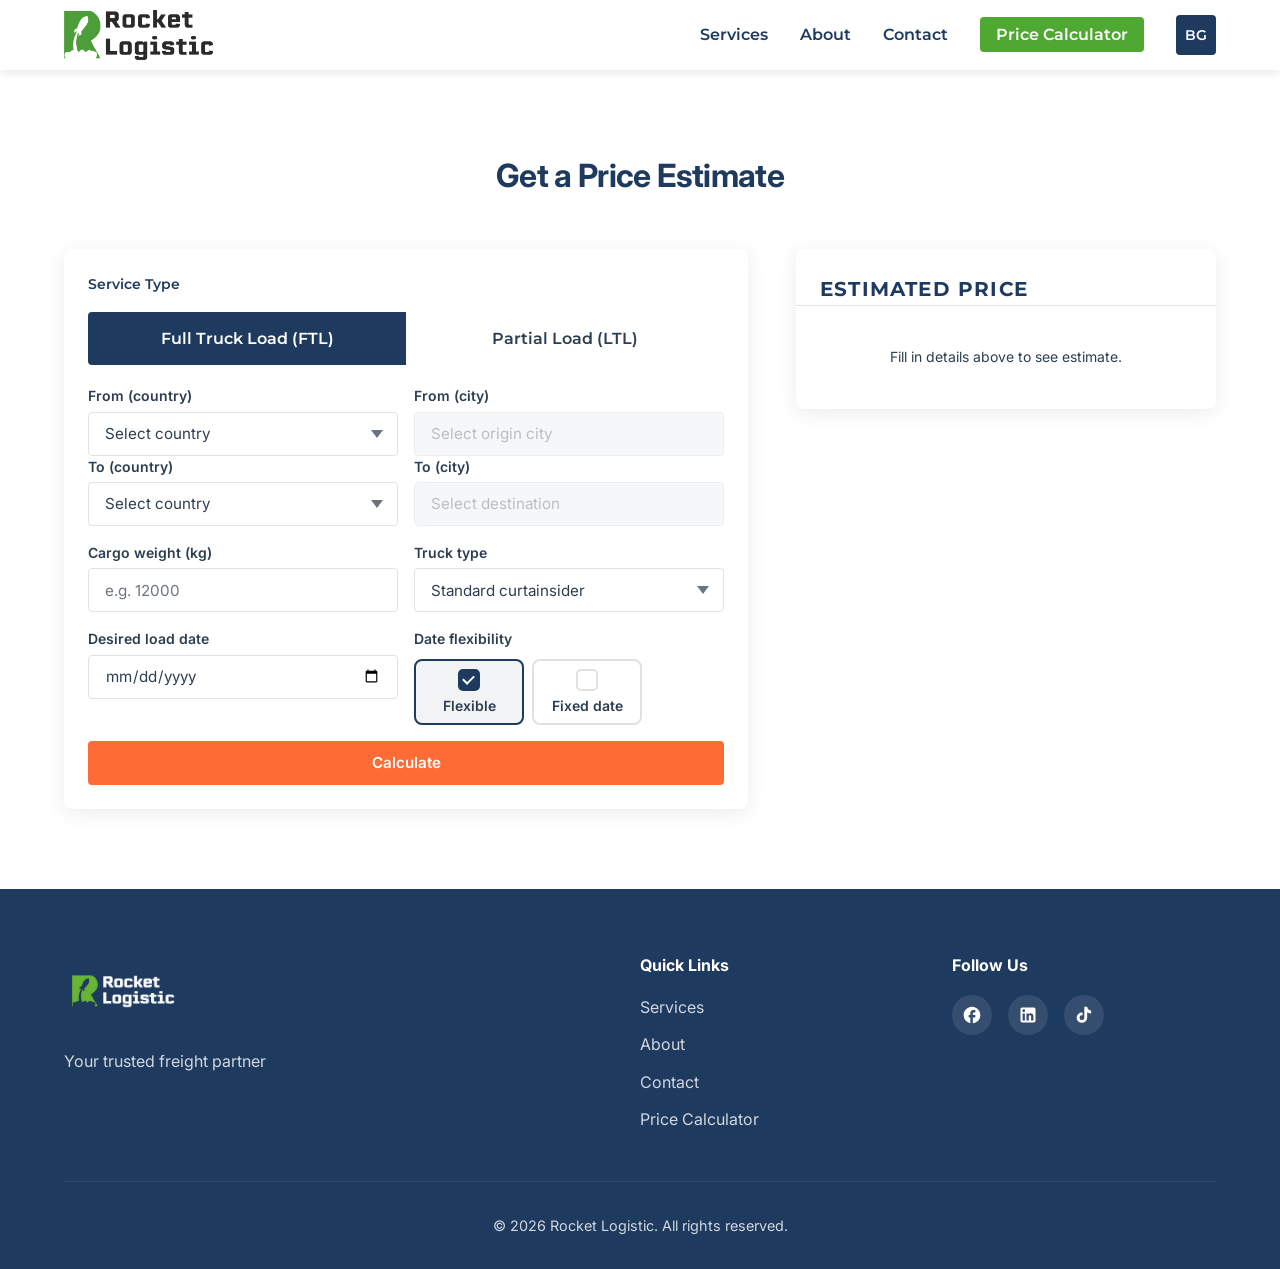
<file: calculator/frontend/index.html>
<!DOCTYPE html>
<html lang="en">
<head>
    <!-- Google Tag Manager -->
    <script>(function(w,d,s,l,i){w[l]=w[l]||[];w[l].push({'gtm.start':
    new Date().getTime(),event:'gtm.js'});var f=d.getElementsByTagName(s)[0],
    j=d.createElement(s),dl=l!='dataLayer'?'&l='+l:'';j.async=true;j.src=
    'https://www.googletagmanager.com/gtm.js?id='+i+dl;f.parentNode.insertBefore(j,f);
    })(window,document,'script','dataLayer','GTM-PCV4RD67');</script>
    <!-- End Google Tag Manager -->
    <!-- Google tag (gtag.js) -->
    <script async src="https://www.googletagmanager.com/gtag/js?id=G-FD0798DMYW"></script>
    <script>
      window.dataLayer = window.dataLayer || [];
      function gtag(){dataLayer.push(arguments);}
      gtag('js', new Date());
      gtag('config', 'G-FD0798DMYW');
    </script>
    <meta charset="UTF-8">
    <meta name="viewport" content="width=device-width, initial-scale=1.0">
    <title>Transport Price Calculator &mdash; Rocket Logistic</title>
    <link rel="preconnect" href="https://fonts.googleapis.com">
    <link rel="preconnect" href="https://fonts.gstatic.com" crossorigin>
    <link href="https://fonts.googleapis.com/css2?family=Inter:wght@400;600;700&family=Montserrat:wght@400;600;700&family=Open+Sans:wght@400;600&display=swap" rel="stylesheet">
    <link rel="stylesheet" href="css/style.css">
    <link rel="icon" type="image/png" href="../../assets/emblem.png">
    <style>
        /* =============================================
           Price Calculator Section
           ============================================= */

        .price-calculator {
            padding: var(--section-padding);
            background-color: var(--color-white);
        }

        .price-calculator__body {
            display: grid;
            grid-template-columns: 1fr 420px;
            gap: var(--space-2xl);
            align-items: start;
            margin-top: var(--space-2xl);
        }

        .price-calculator__form {
            width: 100%;
        }

        .price-calculator__result {
            position: sticky;
            top: calc(var(--nav-height, 70px) + var(--space-lg));
        }

        /* Calc groups */
        .calc-group {
            margin-bottom: var(--space-md);
        }
        .calc-group:last-child {
            margin-bottom: 0;
        }

        /* Service type tabs */
        .service-tabs {
            margin-bottom: var(--space-xs);
        }

        .service-tabs__options {
            display: flex;
            border: 2px solid var(--color-gray-light);
            border-radius: 4px;
            overflow: hidden;
        }

        .service-tabs__option {
            flex: 1;
            display: flex;
            align-items: center;
            justify-content: center;
            padding: 14px 20px;
            cursor: pointer;
            font-family: var(--font-heading, 'Inter', sans-serif);
            font-weight: 600;
            font-size: var(--fs-base, 1rem);
            color: var(--color-gray);
            background-color: var(--color-white);
            transition: var(--transition);
            user-select: none;
            min-height: 44px;
            text-align: center;
        }

        .service-tabs__option + .service-tabs__option {
            border-left: 2px solid var(--color-gray-light);
        }

        .service-tabs__option input[type="radio"] {
            position: absolute;
            opacity: 0;
            width: 0;
            height: 0;
            pointer-events: none;
        }

        .service-tabs__option--active {
            background-color: var(--color-primary);
            color: var(--color-white);
        }

        .service-tabs__option:hover:not(.service-tabs__option--active) {
            background-color: var(--color-light);
            color: var(--color-primary);
        }

        .service-tabs__option:focus-within {
            outline: 2px solid var(--color-accent);
            outline-offset: 2px;
        }

        /* Form rows */
        .form-row {
            display: grid;
            grid-template-columns: 1fr 1fr;
            gap: var(--space-md);
        }

        /* Toggle optional */
        .toggle-optional {
            display: inline-flex;
            align-items: center;
            background: none;
            border: none;
            color: var(--color-primary);
            font-family: var(--font-heading, 'Inter', sans-serif);
            font-weight: 600;
            font-size: var(--fs-sm, 0.875rem);
            cursor: pointer;
            padding: var(--space-xs) 0;
            transition: var(--transition);
            min-height: 44px;
        }

        .toggle-optional:hover {
            color: var(--color-accent);
        }

        .optional-fields {
            margin-top: var(--space-md);
        }

        /* Estimate card */
        .estimate-card {
            background-color: var(--color-white);
            border-radius: 8px;
            box-shadow: 0 4px 20px rgba(0, 0, 0, 0.08);
            border-top: 4px solid var(--color-gray-light);
            overflow: hidden;
            transition: border-color var(--transition);
        }

        .estimate-card--price {
            border-top-color: var(--color-brand-green);
        }

        .estimate-card--norate {
            border-top-color: var(--color-primary);
        }

        .estimate-card--error {
            border-top-color: #e6a817;
        }

        .estimate-card__header {
            padding: var(--space-lg) var(--space-lg) 0;
        }

        .estimate-card__title {
            font-family: var(--font-heading, 'Inter', sans-serif);
            font-size: var(--fs-md, 1.25rem);
            font-weight: 700;
            color: var(--color-primary);
            margin: 0;
        }

        .estimate-card__body {
            padding: var(--space-lg);
        }

        .estimate-card__empty-state {
            color: var(--color-gray);
            font-size: var(--fs-sm, 0.875rem);
            padding: var(--space-md) 0;
        }

        /* Spinner */
        .calc-spinner {
            display: flex;
            align-items: center;
            justify-content: center;
            padding: var(--space-xl) 0;
        }

        .calc-spinner__ring {
            width: 40px;
            height: 40px;
            border: 4px solid var(--color-gray-light);
            border-top-color: var(--color-brand-green);
            border-radius: 50%;
            animation: spinner-rotate 0.8s linear infinite;
        }

        @keyframes spinner-rotate {
            to { transform: rotate(360deg); }
        }

        @media (prefers-reduced-motion: reduce) {
            .calc-spinner__ring {
                animation: none;
                border-top-color: var(--color-brand-green);
                opacity: 0.6;
            }
        }

        /* Price display */
        .estimate-card__price {
            display: flex;
            align-items: baseline;
            gap: var(--space-sm);
            flex-wrap: wrap;
            margin-bottom: var(--space-xs);
        }

        .price-main {
            font-family: var(--font-heading, 'Inter', sans-serif);
            font-size: var(--fs-xl, 1.953rem);
            font-weight: 700;
            color: var(--color-primary);
            line-height: 1.1;
        }

        .estimate-card__currency {
            font-family: var(--font-heading, 'Inter', sans-serif);
            font-size: var(--fs-md, 1.25rem);
            font-weight: 600;
            color: var(--color-gray);
        }

        .estimate-card__eur {
            font-size: var(--fs-sm, 0.875rem);
            color: var(--color-gray);
            margin-bottom: var(--space-md);
        }

        .estimate-card__note {
            font-size: var(--fs-xs, 0.8rem);
            color: var(--color-gray);
            font-style: italic;
            margin-bottom: var(--space-lg);
            line-height: 1.5;
        }

        /* Quote panel */
        .quote-panel {
            margin-top: var(--space-lg);
            padding: var(--space-lg);
            background-color: var(--color-light);
            border-radius: 8px;
            border: 1px solid var(--color-gray-light);
        }

        .quote-panel__title {
            font-family: var(--font-heading, 'Inter', sans-serif);
            font-size: var(--fs-md, 1.25rem);
            font-weight: 700;
            color: var(--color-primary);
            margin-bottom: var(--space-md);
        }

        .quote-panel__summary {
            background-color: var(--color-white);
            border: 1px solid var(--color-gray-light);
            border-radius: 4px;
            padding: var(--space-sm) var(--space-md);
            font-size: var(--fs-sm, 0.875rem);
            color: var(--color-gray);
            margin-bottom: var(--space-lg);
            line-height: 1.5;
            word-break: break-word;
        }

        .quote-panel__success {
            padding: var(--space-lg) 0;
            color: var(--color-success);
            font-weight: 600;
            text-align: center;
        }

        .quote-submit-error {
            display: block;
            margin-bottom: var(--space-sm);
        }

        /* Field error state */
        .field--error {
            border-color: var(--color-error) !important;
        }

        /* =============================================
           Responsive
           ============================================= */

        /* Tablet */
        @media (max-width: 1024px) {
            .price-calculator__body {
                gap: var(--space-lg);
            }

            .price-calculator__result {
                position: static;
            }
        }

        /* Mobile */
        @media (max-width: 768px) {
            .price-calculator__body {
                grid-template-columns: 1fr;
            }

            .price-calculator__result {
                position: static;
            }
        }

        /* Small mobile */
        @media (max-width: 480px) {
            .form-row {
                grid-template-columns: 1fr;
            }

            .estimate-card__body {
                padding: var(--space-md);
            }

            .quote-panel {
                padding: var(--space-md);
            }
        }
    </style>
</head>
<body>
<!-- Google Tag Manager (noscript) -->
<noscript><iframe src="https://www.googletagmanager.com/ns.html?id=GTM-PCV4RD67"
height="0" width="0" style="display:none;visibility:hidden"></iframe></noscript>
<!-- End Google Tag Manager (noscript) -->

    <!-- Header / Navigation -->
    <header class="header" id="header">
        <nav class="nav container">
            <a href="/" class="nav__logo">
                <img src="../../assets/logo3.png" alt="Rocket Logistic" class="nav__logo-img" width="150" height="50">
            </a>

            <div class="nav__menu" id="nav-menu">
                <ul class="nav__list">
                    <li class="nav__item">
                        <a href="/#services" class="nav__link">Services</a>
                    </li>
                    <li class="nav__item">
                        <a href="/#about" class="nav__link">About</a>
                    </li>
                    <li class="nav__item">
                        <a href="/#contact" class="nav__link">Contact</a>
                    </li>
                    <li class="nav__item">
                        <a href="#calculate" class="nav__link nav__link--calculator">Price Calculator</a>
                    </li>
                </ul>
            </div>

            <div class="nav__actions">
                <a href="/calculator/bg/" class="lang-toggle" aria-label="Превключи на български">
                    <span class="lang-toggle__text">BG</span>
                </a>
                <button class="nav__toggle" id="nav-toggle" aria-label="Toggle menu">
                    <span></span>
                    <span></span>
                    <span></span>
                </button>
            </div>
        </nav>
    </header>

    <main>
        <!-- ================================================================
             PRICE CALCULATOR SECTION
             ================================================================ -->
        <section class="price-calculator" id="calculate" aria-labelledby="calc-section-title">
            <div class="container">

                <h2 class="section__title" id="calc-section-title">Get a Price Estimate</h2>

                <div class="price-calculator__body">

                    <!-- ====================================================
                         CALCULATOR FORM
                         ==================================================== -->
                    <form class="price-calculator__form" id="calc-form" novalidate aria-label="Transport price calculator">

                        <!-- GROUP 1: Service Type -->
                        <div class="calc-group">
                            <div class="service-tabs" role="group" aria-labelledby="service-type-legend">
                                <p id="service-type-legend" class="form-group" style="margin-bottom:0.5rem;">
                                    <label id="label-service-type" style="display:block;font-family:var(--font-heading,'Inter',sans-serif);font-weight:600;margin-bottom:0.5rem;color:var(--color-primary);">
                                        Service Type
                                    </label>
                                </p>
                                <div class="service-tabs__options">
                                    <label class="service-tabs__option service-tabs__option--active" for="svc-ftl">
                                        <input type="radio" id="svc-ftl" name="service_type" value="ftl" checked>
                                        <span id="label-ftl">Full Truck Load (FTL)</span>
                                    </label>
                                    <label class="service-tabs__option" for="svc-ltl">
                                        <input type="radio" id="svc-ltl" name="service_type" value="ltl">
                                        <span id="label-ltl">Partial Load (LTL)</span>
                                    </label>
                                </div>
                            </div>
                        </div>

                        <!-- GROUP 2: Route Details -->
                        <div class="calc-group">
                            <div class="form-row">
                                <!-- Origin country -->
                                <div class="form-group">
                                    <label id="label-origin-country" for="origin_country">From (country)</label>
                                    <select id="origin_country" name="origin_country" required aria-required="true" aria-label="Origin country">
                                        <option value="" disabled selected>Select country</option>
                                    </select>
                                </div>

                                <!-- Origin city -->
                                <div class="form-group">
                                    <label id="label-origin-city" for="origin_city_select">From (city)</label>
                                    <!-- Select (shown when preset cities exist) -->
                                    <select id="origin_city_select" name="origin_city" aria-label="Origin city" disabled>
                                        <option value="" disabled selected>Select origin city</option>
                                    </select>
                                    <!-- Text fallback (shown for countries with no preset cities) -->
                                    <input
                                        type="text"
                                        id="origin_city_text"
                                        name="origin_city_text"
                                        placeholder="Enter origin city"
                                        aria-label="Origin city (free text)"
                                        maxlength="100"
                                        hidden
                                    >
                                </div>
                            </div>

                            <div class="form-row">
                                <!-- Destination country -->
                                <div class="form-group">
                                    <label id="label-dest-country" for="destination_country">To (country)</label>
                                    <select id="destination_country" name="destination_country" required aria-required="true" aria-label="Destination country">
                                        <option value="" disabled selected>Select country</option>
                                    </select>
                                </div>

                                <!-- Destination city -->
                                <div class="form-group">
                                    <label id="label-destination" for="destination_select">To (city)</label>
                                    <!-- Select (shown when preset cities exist) -->
                                    <select id="destination_select" name="destination" aria-label="Destination city" disabled>
                                        <option value="" disabled selected>Select destination</option>
                                    </select>
                                    <!-- Text fallback -->
                                    <input
                                        type="text"
                                        id="destination_text"
                                        name="destination_text"
                                        placeholder="Enter destination city"
                                        aria-label="Destination city (free text)"
                                        maxlength="100"
                                        hidden
                                    >
                                </div>
                            </div>
                        </div>

                        <!-- GROUP 3a: LTL Cargo Details -->
                        <div class="calc-group" id="ltl-fields" hidden aria-label="LTL cargo details">

                            <div class="form-row">
                                <!-- Number of pallets -->
                                <div class="form-group">
                                    <label id="label-pallets" for="num_pallets">Number of pallets</label>
                                    <input
                                        type="number"
                                        id="num_pallets"
                                        name="num_pallets"
                                        min="1"
                                        max="33"
                                        step="1"
                                        placeholder="e.g. 5"
                                        aria-label="Number of pallets"
                                        aria-describedby="num-pallets-hint"
                                    >
                                    <span id="num-pallets-hint" class="form-error" style="color:var(--color-gray);font-size:var(--fs-xs);">Max 33 pallets</span>
                                </div>

                                <!-- Total weight LTL -->
                                <div class="form-group">
                                    <label id="label-weight-ltl" for="total_weight_kg">Total weight (kg)</label>
                                    <input
                                        type="number"
                                        id="total_weight_kg"
                                        name="total_weight_kg"
                                        min="1"
                                        step="1"
                                        placeholder="e.g. 1200"
                                        aria-label="Total weight in kilograms"
                                    >
                                </div>
                            </div>

                            <!-- Pallet type -->
                            <div class="form-group" id="pallet-type-group">
                                <label id="label-pallet-type">Pallet type</label>
                                <div class="pallet-type-options">
                                    <label class="checkbox-label">
                                        <input type="radio" id="pallet_eur" name="pallet_type" value="eur" checked>
                                        <span class="checkbox-box"></span>
                                        <span id="opt-eur-pallet">EUR pallet (120&times;80 cm)</span>
                                    </label>
                                    <label class="checkbox-label">
                                        <input type="radio" id="pallet_industrial" name="pallet_type" value="industrial">
                                        <span class="checkbox-box"></span>
                                        <span id="opt-ind-pallet">Industrial pallet (120&times;100 cm)</span>
                                    </label>
                                    <label class="checkbox-label">
                                        <input type="radio" id="pallet_non" name="pallet_type" value="non_pallet">
                                        <span class="checkbox-box"></span>
                                        <span id="label-non-pallet-span">Cargo not on pallet</span>
                                    </label>
                                </div>
                            </div>

                            <!-- Dimension fields (shown when non-pallet checked) -->
                            <div id="dim-fields" hidden>
                                <div class="form-row">
                                    <div class="form-group">
                                        <label id="label-cargo-length" for="cargo_length_cm">Cargo length (cm)</label>
                                        <input
                                            type="number"
                                            id="cargo_length_cm"
                                            name="cargo_length_cm"
                                            min="1"
                                            step="1"
                                            placeholder="e.g. 120"
                                            aria-label="Cargo length in centimetres"
                                        >
                                    </div>
                                    <div class="form-group">
                                        <label id="label-cargo-width" for="cargo_width_cm">Cargo width (cm)</label>
                                        <input
                                            type="number"
                                            id="cargo_width_cm"
                                            name="cargo_width_cm"
                                            min="1"
                                            step="1"
                                            placeholder="e.g. 120"
                                            aria-label="Cargo width in centimetres"
                                        >
                                    </div>
                                </div>
                            </div>

                        </div>

                        <!-- GROUP 3b: FTL Cargo Details -->
                        <div class="calc-group" id="ftl-fields" aria-label="FTL cargo details">

                            <div class="form-row">
                                <!-- Cargo weight FTL -->
                                <div class="form-group">
                                    <label id="label-weight-ftl" for="cargo_weight_kg">Cargo weight (kg)</label>
                                    <input
                                        type="number"
                                        id="cargo_weight_kg"
                                        name="cargo_weight_kg"
                                        min="1"
                                        step="1"
                                        placeholder="e.g. 12000"
                                        aria-label="Cargo weight in kilograms"
                                    >
                                </div>

                                <!-- Truck type -->
                                <div class="form-group">
                                    <label id="label-truck-type" for="truck_type">Truck type</label>
                                    <select id="truck_type" name="truck_type" aria-label="Truck type">
                                        <option id="opt-curtainsider" value="standard" selected>Standard curtainsider</option>
                                        <option id="opt-refrigerated" value="refrigerated">Refrigerated</option>
                                        <option id="opt-flatbed" value="flatbed">Flatbed</option>
                                    </select>
                                </div>
                            </div>

                        </div>

                        <!-- Date fields -->
                        <div class="calc-group">
                            <div class="form-row date-flexibility-row">
                                <!-- Load date -->
                                <div class="form-group">
                                    <label id="label-load-date" for="load_date">Desired load date</label>
                                    <input
                                        type="date"
                                        id="load_date"
                                        name="load_date"
                                        aria-label="Desired load date"
                                    >
                                </div>

                                <!-- Date flexibility -->
                                <div class="form-group">
                                    <label id="label-flexibility">Date flexibility</label>
                                    <div class="pallet-type-options" role="group" aria-labelledby="label-flexibility">
                                        <label class="checkbox-label">
                                            <input type="radio" name="date_flexibility" value="flexible" checked>
                                            <span class="checkbox-box"></span>
                                            <span id="opt-flexible">Flexible</span>
                                        </label>
                                        <label class="checkbox-label">
                                            <input type="radio" name="date_flexibility" value="fixed">
                                            <span class="checkbox-box"></span>
                                            <span id="opt-fixed">Fixed date</span>
                                        </label>
                                    </div>
                                </div>
                            </div>
                        </div>

                        <!-- Calculate button -->
                        <div class="calc-group">
                            <button
                                type="button"
                                class="btn btn--primary btn--full"
                                id="btn-calculate"
                            >
                                Calculate
                            </button>
                        </div>

                    </form><!-- /calc-form -->

                    <!-- ====================================================
                         ESTIMATE CARD (right column)
                         ==================================================== -->
                    <div class="price-calculator__result">

                        <div
                            class="estimate-card estimate-card--empty"
                            id="estimate-card"
                            aria-live="polite"
                            aria-atomic="true"
                            aria-label="Price estimate"
                        >
                            <div class="estimate-card__header">
                                <h3 class="estimate-card__title" id="estimate-label">Estimated price</h3>
                            </div>

                            <div class="estimate-card__body">

                                <!-- State: empty -->
                                <div class="estimate-card__empty-state" id="state-empty">
                                    Fill in details above to see estimate.
                                </div>

                                <!-- State: loading -->
                                <div class="estimate-card__loading" id="state-loading" hidden>
                                    <div class="calc-spinner" role="status" aria-label="Calculating price">
                                        <div class="calc-spinner__ring"></div>
                                    </div>
                                </div>

                                <!-- State: price found -->
                                <div class="estimate-card__price-state" id="state-price" hidden>
                                    <div class="estimate-card__price">
                                        <span class="price-main" id="price-main"></span>
                                    </div>
                                    <div class="estimate-card__eur" id="price-eur"></div>
                                    <p class="estimate-card__note" id="estimate-note">
                                        Indicative estimate only. Final price subject to confirmation.
                                    </p>
                                    <button
                                        type="button"
                                        class="btn btn--primary btn--full"
                                        id="btn-get-quote"
                                        aria-expanded="false"
                                        aria-controls="quote-panel"
                                    >
                                        Request Formal Quote
                                    </button>
                                </div>

                                <!-- State: no rate -->
                                <div class="estimate-card__norate-state" id="state-norate" hidden>
                                    <p id="norate-msg">Contact us for a custom quote.</p>
                                    <button
                                        type="button"
                                        class="btn btn--primary btn--full"
                                        id="btn-get-quote-norate"
                                        style="margin-top:var(--space-md);"
                                        aria-expanded="false"
                                        aria-controls="quote-panel"
                                    >
                                        Request Formal Quote
                                    </button>
                                </div>

                                <!-- State: error -->
                                <div class="estimate-card__error-state" id="state-error" hidden>
                                    <p id="error-msg">Unable to calculate &mdash; please contact us.</p>
                                </div>

                            </div><!-- /estimate-card__body -->
                        </div><!-- /estimate-card -->

                        <!-- ================================================
                             QUOTE EXTENSION PANEL
                             ================================================ -->
                        <div class="quote-panel" id="quote-panel" hidden aria-label="Quote request form">

                            <h3 class="quote-panel__title" id="quote-panel-title">Request a Quote</h3>

                            <!-- Read-only cargo summary -->
                            <div class="quote-panel__summary" id="quote-summary" aria-label="Cargo summary" role="region"></div>

                            <form class="quote-panel__form" id="quote-form" novalidate aria-label="Contact details for quote">

                                <!-- Name -->
                                <div class="form-group">
                                    <label id="label-qf-name" for="qf-name">Name</label>
                                    <input
                                        type="text"
                                        id="qf-name"
                                        name="name"
                                        placeholder="Your full name"
                                        required
                                        aria-required="true"
                                        aria-label="Your full name"
                                        maxlength="100"
                                        autocomplete="name"
                                    >
                                </div>

                                <!-- Email -->
                                <div class="form-group">
                                    <label id="label-qf-email" for="qf-email">Email</label>
                                    <input
                                        type="email"
                                        id="qf-email"
                                        name="email"
                                        placeholder="your@email.com"
                                        aria-label="Email address"
                                        autocomplete="email"
                                    >
                                </div>

                                <!-- Phone -->
                                <div class="form-group">
                                    <label id="label-qf-phone" for="qf-phone">Phone</label>
                                    <input
                                        type="tel"
                                        id="qf-phone"
                                        name="phone"
                                        placeholder="+359 &hellip;"
                                        aria-label="Phone number"
                                        maxlength="50"
                                        autocomplete="tel"
                                    >
                                    <span id="contact-hint" class="form-error" style="color:var(--color-gray);">
                                        Please provide at least an email or phone number.
                                    </span>
                                </div>

                                <!-- Notes -->
                                <div class="form-group">
                                    <label id="label-qf-notes" for="qf-notes">Additional notes</label>
                                    <textarea
                                        id="qf-notes"
                                        name="notes"
                                        rows="3"
                                        placeholder="Cargo specifics, special requirements&hellip;"
                                        aria-label="Additional notes"
                                        maxlength="500"
                                    ></textarea>
                                </div>

                                <!-- Hidden fields -->
                                <input type="hidden" id="qf-lang"      name="language">
                                <input type="hidden" id="qf-min-price" name="shown_min_price">
                                <input type="hidden" id="qf-max-price" name="shown_max_price">

                                <button
                                    type="submit"
                                    class="btn btn--primary btn--full"
                                    id="btn-submit"
                                >
                                    Submit Quote Request
                                </button>

                            </form>

                            <!-- Success message (shown after submission) -->
                            <div class="quote-panel__success" id="quote-success" hidden role="alert">
                                <p>Thank you! We will contact you shortly.</p>
                            </div>

                        </div><!-- /quote-panel -->

                    </div><!-- /price-calculator__result -->

                </div><!-- /price-calculator__body -->

            </div><!-- /container -->
        </section>
    </main>

    <!-- Footer -->
    <footer class="footer">
        <div class="container">
            <div class="footer__grid">
                <div class="footer__brand">
                    <div class="footer__logo">
                        <img src="../../assets/rocket-logo-white.png" alt="Rocket Logistic" class="footer__logo-img" width="240" height="80">
                    </div>
                    <p class="footer__tagline">Your trusted freight partner</p>
                </div>

                <div class="footer__links">
                    <h4>Quick Links</h4>
                    <ul>
                        <li><a href="/#services">Services</a></li>
                        <li><a href="/#about">About</a></li>
                        <li><a href="/#contact">Contact</a></li>
                        <li><a href="#calculate">Price Calculator</a></li>
                    </ul>
                </div>

                <div class="footer__social">
                    <h4>Follow Us</h4>
                    <div class="social-links">
                        <a href="https://www.facebook.com/rocketlogistic/" class="social-link" aria-label="Facebook" target="_blank" rel="noopener noreferrer">
                            <svg viewBox="0 0 24 24" fill="currentColor">
                                <path d="M22 12C22 6.48 17.52 2 12 2C6.48 2 2 6.48 2 12C2 16.84 5.44 20.87 10 21.8V15H8V12H10V9.5C10 7.57 11.57 6 13.5 6H16V9H14C13.45 9 13 9.45 13 10V12H16V15H13V21.95C18.05 21.45 22 17.19 22 12Z"/>
                            </svg>
                        </a>
                        <a href="https://www.linkedin.com/company/rocket-logistic/" class="social-link" aria-label="LinkedIn" target="_blank" rel="noopener noreferrer">
                            <svg viewBox="0 0 24 24" fill="currentColor">
                                <path d="M19 3C19.5304 3 20.0391 3.21071 20.4142 3.58579C20.7893 3.96086 21 4.46957 21 5V19C21 19.5304 20.7893 20.0391 20.4142 20.4142C20.0391 20.7893 19.5304 21 19 21H5C4.46957 21 3.96086 20.7893 3.58579 20.4142C3.21071 20.0391 3 19.5304 3 19V5C3 4.46957 3.21071 3.96086 3.58579 3.58579C3.96086 3.21071 4.46957 3 5 3H19ZM18.5 18.5V13.2C18.5 12.3354 18.1565 11.5062 17.5452 10.8948C16.9338 10.2835 16.1046 9.94 15.24 9.94C14.39 9.94 13.4 10.46 12.92 11.24V10.13H10.13V18.5H12.92V13.57C12.92 12.8 13.54 12.17 14.31 12.17C14.6813 12.17 15.0374 12.3175 15.2999 12.5801C15.5625 12.8426 15.71 13.1987 15.71 13.57V18.5H18.5ZM6.88 8.56C7.32556 8.56 7.75288 8.383 8.06794 8.06794C8.383 7.75288 8.56 7.32556 8.56 6.88C8.56 5.95 7.81 5.19 6.88 5.19C6.43178 5.19 6.00193 5.36805 5.68499 5.68499C5.36805 6.00193 5.19 6.43178 5.19 6.88C5.19 7.81 5.95 8.56 6.88 8.56ZM8.27 18.5V10.13H5.5V18.5H8.27Z"/>
                            </svg>
                        </a>
                        <a href="https://www.tiktok.com/@rocketlogistic" class="social-link" aria-label="TikTok" target="_blank" rel="noopener noreferrer">
                            <svg viewBox="0 0 24 24" fill="currentColor">
                                <path d="M19.59 6.69a4.83 4.83 0 0 1-3.77-4.25V2h-3.45v13.67a2.89 2.89 0 0 1-2.88 2.5 2.89 2.89 0 0 1-2.89-2.89 2.89 2.89 0 0 1 2.89-2.89c.28 0 .54.04.79.1v-3.5a6.37 6.37 0 0 0-.79-.05A6.34 6.34 0 0 0 3.15 15a6.34 6.34 0 0 0 6.34 6.34 6.34 6.34 0 0 0 6.34-6.34V8.71a8.21 8.21 0 0 0 4.76 1.52V6.79a4.85 4.85 0 0 1-1-.1z"/>
                            </svg>
                        </a>
                    </div>
                </div>
            </div>

            <div class="footer__bottom">
                <p>&copy; 2026 Rocket Logistic. All rights reserved.</p>
            </div>
        </div>
    </footer>

    <!-- Scroll to Top -->
    <button class="scroll-top" id="scroll-top" aria-label="Scroll to top">
        <svg viewBox="0 0 24 24" fill="none" stroke="currentColor" stroke-width="2.5" stroke-linecap="round" stroke-linejoin="round">
            <polyline points="18 15 12 9 6 15"></polyline>
        </svg>
    </button>

    <script src="js/calculator.js"></script>
    <script>
        // Enable city selects once countries are populated
        document.addEventListener('DOMContentLoaded', function () {
            var originCountry = document.getElementById('origin_country');
            var originCitySelect = document.getElementById('origin_city_select');
            var destCountry = document.getElementById('destination_country');
            var destCitySelect = document.getElementById('destination_select');

            if (originCountry) {
                originCountry.addEventListener('change', function () {
                    if (this.value) originCitySelect.removeAttribute('disabled');
                    else originCitySelect.setAttribute('disabled', '');
                });
            }
            if (destCountry) {
                destCountry.addEventListener('change', function () {
                    if (this.value) destCitySelect.removeAttribute('disabled');
                    else destCitySelect.setAttribute('disabled', '');
                });
            }
        });

        // Mobile Navigation
        var navToggle = document.getElementById('nav-toggle');
        var navMenu = document.getElementById('nav-menu');
        var navLinks = document.querySelectorAll('.nav__link');

        if (navToggle) {
            navToggle.addEventListener('click', function() {
                navToggle.classList.toggle('active');
                navMenu.classList.toggle('active');
                document.body.style.overflow = navMenu.classList.contains('active') ? 'hidden' : '';
            });
        }

        navLinks.forEach(function(link) {
            link.addEventListener('click', function() {
                if (navToggle) {
                    navToggle.classList.remove('active');
                    navMenu.classList.remove('active');
                    document.body.style.overflow = '';
                }
            });
        });

        // Scroll to Top
        var scrollTop = document.getElementById('scroll-top');
        if (scrollTop) {
            window.addEventListener('scroll', function() {
                if (window.pageYOffset > 300) {
                    scrollTop.classList.add('visible');
                } else {
                    scrollTop.classList.remove('visible');
                }
            });
            scrollTop.addEventListener('click', function() {
                window.scrollTo({ top: 0, behavior: 'smooth' });
            });
        }
    </script>

</body>
</html>
</file>
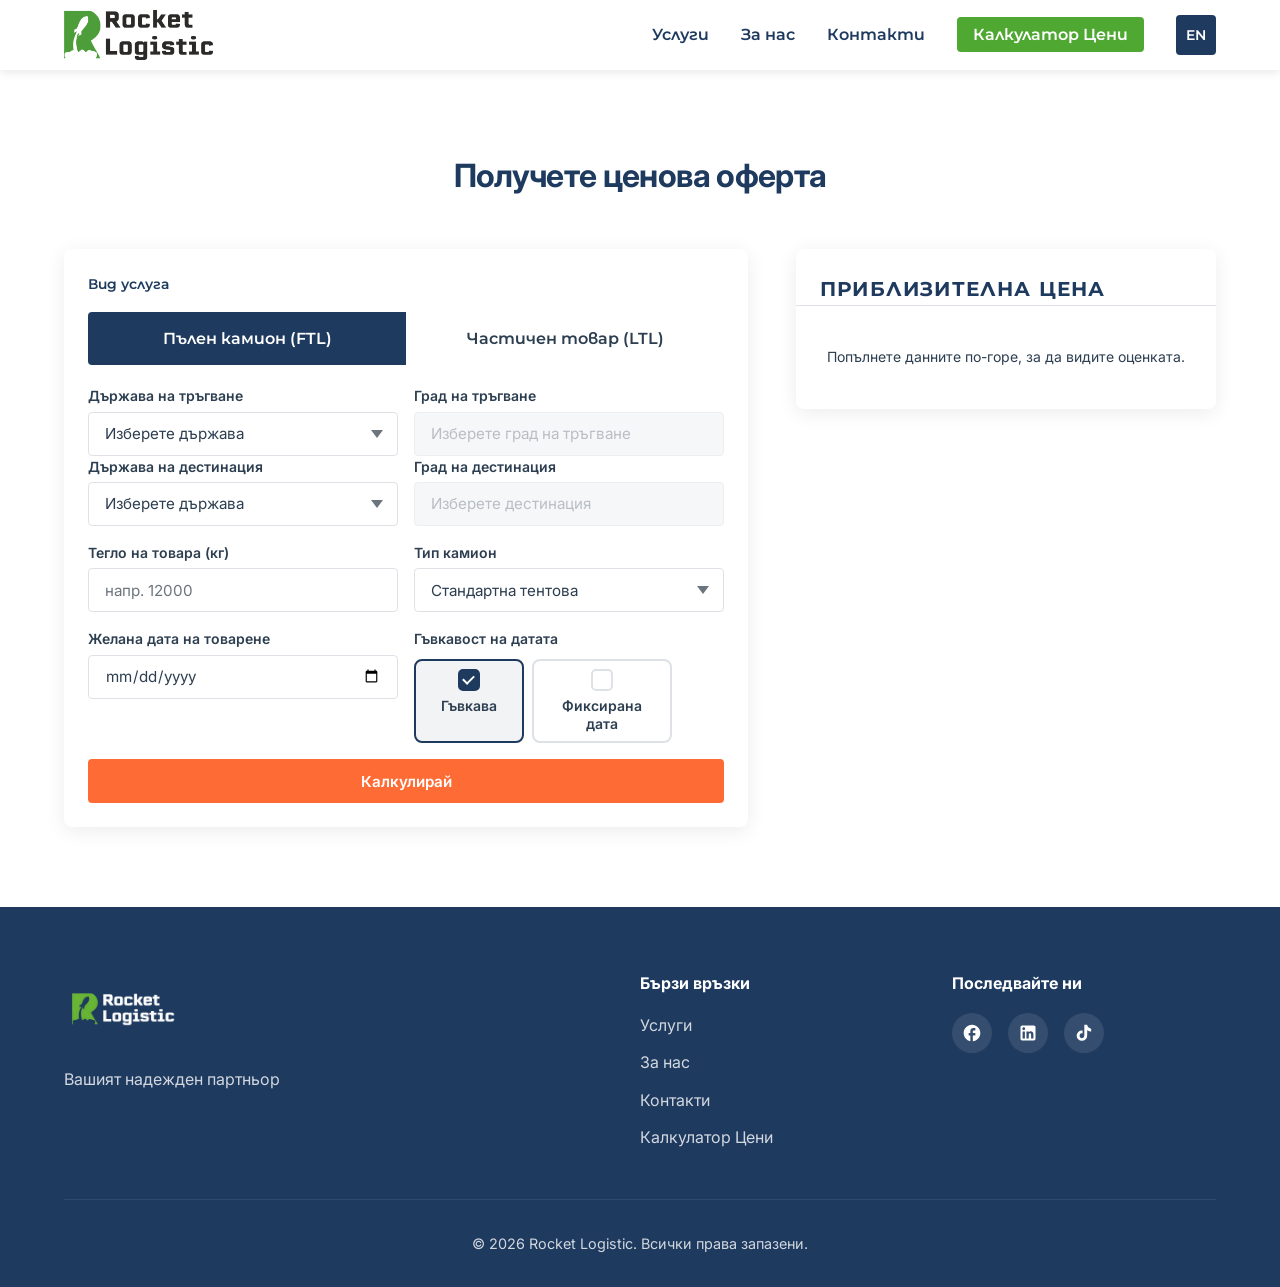
<file: calculator/frontend/bg/index.html>
<!DOCTYPE html>
<html lang="bg">
<head>
    <!-- Google Tag Manager -->
    <script>(function(w,d,s,l,i){w[l]=w[l]||[];w[l].push({'gtm.start':
    new Date().getTime(),event:'gtm.js'});var f=d.getElementsByTagName(s)[0],
    j=d.createElement(s),dl=l!='dataLayer'?'&l='+l:'';j.async=true;j.src=
    'https://www.googletagmanager.com/gtm.js?id='+i+dl;f.parentNode.insertBefore(j,f);
    })(window,document,'script','dataLayer','GTM-PCV4RD67');</script>
    <!-- End Google Tag Manager -->
    <!-- Google tag (gtag.js) -->
    <script async src="https://www.googletagmanager.com/gtag/js?id=G-FD0798DMYW"></script>
    <script>
      window.dataLayer = window.dataLayer || [];
      function gtag(){dataLayer.push(arguments);}
      gtag('js', new Date());
      gtag('config', 'G-FD0798DMYW');
    </script>
    <meta charset="UTF-8">
    <meta name="viewport" content="width=device-width, initial-scale=1.0">
    <title>&#1050;&#1072;&#1083;&#1082;&#1091;&#1083;&#1072;&#1090;&#1086;&#1088; &#1085;&#1072; &#1094;&#1077;&#1085;&#1072; &mdash; Rocket Logistic</title>
    <link rel="preconnect" href="https://fonts.googleapis.com">
    <link rel="preconnect" href="https://fonts.gstatic.com" crossorigin>
    <link href="https://fonts.googleapis.com/css2?family=Inter:wght@400;600;700&family=Montserrat:wght@400;600;700&family=Open+Sans:wght@400;600&display=swap" rel="stylesheet">
    <link rel="stylesheet" href="../css/style.css">
    <link rel="icon" type="image/png" href="../../../assets/emblem.png">
    <style>
        /* =============================================
           Price Calculator Section
           ============================================= */

        .price-calculator {
            padding: var(--section-padding);
            background-color: var(--color-white);
        }

        .price-calculator__body {
            display: grid;
            grid-template-columns: 1fr 420px;
            gap: var(--space-2xl);
            align-items: start;
            margin-top: var(--space-2xl);
        }

        .price-calculator__form {
            width: 100%;
        }

        .price-calculator__result {
            position: sticky;
            top: calc(var(--nav-height, 70px) + var(--space-lg));
        }

        /* Calc groups */
        .calc-group {
            margin-bottom: var(--space-md);
        }
        .calc-group:last-child {
            margin-bottom: 0;
        }

        /* Service type tabs */
        .service-tabs {
            margin-bottom: var(--space-xs);
        }

        .service-tabs__options {
            display: flex;
            border: 2px solid var(--color-gray-light);
            border-radius: 4px;
            overflow: hidden;
        }

        .service-tabs__option {
            flex: 1;
            display: flex;
            align-items: center;
            justify-content: center;
            padding: 14px 20px;
            cursor: pointer;
            font-family: var(--font-heading, 'Inter', sans-serif);
            font-weight: 600;
            font-size: var(--fs-base, 1rem);
            color: var(--color-gray);
            background-color: var(--color-white);
            transition: var(--transition);
            user-select: none;
            min-height: 44px;
            text-align: center;
        }

        .service-tabs__option + .service-tabs__option {
            border-left: 2px solid var(--color-gray-light);
        }

        .service-tabs__option input[type="radio"] {
            position: absolute;
            opacity: 0;
            width: 0;
            height: 0;
            pointer-events: none;
        }

        .service-tabs__option--active {
            background-color: var(--color-primary);
            color: var(--color-white);
        }

        .service-tabs__option:hover:not(.service-tabs__option--active) {
            background-color: var(--color-light);
            color: var(--color-primary);
        }

        .service-tabs__option:focus-within {
            outline: 2px solid var(--color-accent);
            outline-offset: 2px;
        }

        /* Form rows */
        .form-row {
            display: grid;
            grid-template-columns: 1fr 1fr;
            gap: var(--space-md);
        }

        /* Estimate card */
        .estimate-card {
            background-color: var(--color-white);
            border-radius: 8px;
            box-shadow: 0 4px 20px rgba(0, 0, 0, 0.08);
            border-top: 4px solid var(--color-gray-light);
            overflow: hidden;
            transition: border-color var(--transition);
        }

        .estimate-card--price {
            border-top-color: var(--color-brand-green);
        }

        .estimate-card--norate {
            border-top-color: var(--color-primary);
        }

        .estimate-card--error {
            border-top-color: #e6a817;
        }

        .estimate-card__header {
            padding: var(--space-lg) var(--space-lg) 0;
        }

        .estimate-card__title {
            font-family: var(--font-heading, 'Inter', sans-serif);
            font-size: var(--fs-md, 1.25rem);
            font-weight: 700;
            color: var(--color-primary);
            margin: 0;
        }

        .estimate-card__body {
            padding: var(--space-lg);
        }

        .estimate-card__empty-state {
            color: var(--color-gray);
            font-size: var(--fs-sm, 0.875rem);
            padding: var(--space-md) 0;
        }

        /* Spinner */
        .calc-spinner {
            display: flex;
            align-items: center;
            justify-content: center;
            padding: var(--space-xl) 0;
        }

        .calc-spinner__ring {
            width: 40px;
            height: 40px;
            border: 4px solid var(--color-gray-light);
            border-top-color: var(--color-brand-green);
            border-radius: 50%;
            animation: spinner-rotate 0.8s linear infinite;
        }

        @keyframes spinner-rotate {
            to { transform: rotate(360deg); }
        }

        @media (prefers-reduced-motion: reduce) {
            .calc-spinner__ring {
                animation: none;
                border-top-color: var(--color-brand-green);
                opacity: 0.6;
            }
        }

        /* Price display */
        .estimate-card__price {
            display: flex;
            align-items: baseline;
            gap: var(--space-sm);
            flex-wrap: wrap;
            margin-bottom: var(--space-xs);
        }

        .price-main {
            font-family: var(--font-heading, 'Inter', sans-serif);
            font-size: var(--fs-xl, 1.953rem);
            font-weight: 700;
            color: var(--color-primary);
            line-height: 1.1;
        }

        .estimate-card__currency {
            font-family: var(--font-heading, 'Inter', sans-serif);
            font-size: var(--fs-md, 1.25rem);
            font-weight: 600;
            color: var(--color-gray);
        }

        .estimate-card__eur {
            font-size: var(--fs-sm, 0.875rem);
            color: var(--color-gray);
            margin-bottom: var(--space-md);
        }

        .estimate-card__note {
            font-size: var(--fs-xs, 0.8rem);
            color: var(--color-gray);
            font-style: italic;
            margin-bottom: var(--space-lg);
            line-height: 1.5;
        }

        /* Quote panel */
        .quote-panel {
            margin-top: var(--space-lg);
            padding: var(--space-lg);
            background-color: var(--color-light);
            border-radius: 8px;
            border: 1px solid var(--color-gray-light);
        }

        .quote-panel__title {
            font-family: var(--font-heading, 'Inter', sans-serif);
            font-size: var(--fs-md, 1.25rem);
            font-weight: 700;
            color: var(--color-primary);
            margin-bottom: var(--space-md);
        }

        .quote-panel__summary {
            background-color: var(--color-white);
            border: 1px solid var(--color-gray-light);
            border-radius: 4px;
            padding: var(--space-sm) var(--space-md);
            font-size: var(--fs-sm, 0.875rem);
            color: var(--color-gray);
            margin-bottom: var(--space-lg);
            line-height: 1.5;
            word-break: break-word;
        }

        .quote-panel__success {
            padding: var(--space-lg) 0;
            color: var(--color-success);
            font-weight: 600;
            text-align: center;
        }

        .quote-submit-error {
            display: block;
            margin-bottom: var(--space-sm);
        }

        /* Field error state */
        .field--error {
            border-color: var(--color-error) !important;
        }

        /* =============================================
           Responsive
           ============================================= */

        /* Tablet */
        @media (max-width: 1024px) {
            .price-calculator__body {
                gap: var(--space-lg);
            }

            .price-calculator__result {
                position: static;
            }
        }

        /* Mobile */
        @media (max-width: 768px) {
            .price-calculator__body {
                grid-template-columns: 1fr;
            }

            .price-calculator__result {
                position: static;
            }
        }

        /* Small mobile */
        @media (max-width: 480px) {
            .form-row {
                grid-template-columns: 1fr;
            }

            .estimate-card__body {
                padding: var(--space-md);
            }

            .quote-panel {
                padding: var(--space-md);
            }
        }
    </style>
</head>
<body>
<!-- Google Tag Manager (noscript) -->
<noscript><iframe src="https://www.googletagmanager.com/ns.html?id=GTM-PCV4RD67"
height="0" width="0" style="display:none;visibility:hidden"></iframe></noscript>
<!-- End Google Tag Manager (noscript) -->

    <!-- Header / Navigation -->
    <header class="header" id="header">
        <nav class="nav container">
            <a href="/bg/" class="nav__logo">
                <img src="../../../assets/logo3.png" alt="Rocket Logistic" class="nav__logo-img" width="150" height="50">
            </a>

            <div class="nav__menu" id="nav-menu">
                <ul class="nav__list">
                    <li class="nav__item">
                        <a href="/bg/#services" class="nav__link">Услуги</a>
                    </li>
                    <li class="nav__item">
                        <a href="/bg/#about" class="nav__link">За нас</a>
                    </li>
                    <li class="nav__item">
                        <a href="/bg/#contact" class="nav__link">Контакти</a>
                    </li>
                    <li class="nav__item">
                        <a href="#calculate" class="nav__link nav__link--calculator">Калкулатор Цени</a>
                    </li>
                </ul>
            </div>

            <div class="nav__actions">
                <a href="/calculator/" class="lang-toggle" aria-label="Switch to English">
                    <span class="lang-toggle__text">EN</span>
                </a>
                <button class="nav__toggle" id="nav-toggle" aria-label="Меню">
                    <span></span>
                    <span></span>
                    <span></span>
                </button>
            </div>
        </nav>
    </header>

    <main>
        <!-- ================================================================
             PRICE CALCULATOR SECTION
             ================================================================ -->
        <section class="price-calculator" id="calculate" aria-labelledby="calc-section-title">
            <div class="container">

                <h2 class="section__title" id="calc-section-title">&#1055;&#1086;&#1083;&#1091;&#1095;&#1077;&#1090;&#1077; &#1094;&#1077;&#1085;&#1086;&#1074;&#1072; &#1086;&#1092;&#1077;&#1088;&#1090;&#1072;</h2>

                <div class="price-calculator__body">

                    <!-- ====================================================
                         CALCULATOR FORM
                         ==================================================== -->
                    <form class="price-calculator__form" id="calc-form" novalidate aria-label="&#1050;&#1072;&#1083;&#1082;&#1091;&#1083;&#1072;&#1090;&#1086;&#1088; &#1085;&#1072; &#1094;&#1077;&#1085;&#1072; &#1079;&#1072; &#1090;&#1088;&#1072;&#1085;&#1089;&#1087;&#1086;&#1088;&#1090;">

                        <!-- GROUP 1: Service Type -->
                        <div class="calc-group">
                            <div class="service-tabs" role="group" aria-labelledby="service-type-legend">
                                <p id="service-type-legend" class="form-group" style="margin-bottom:0.5rem;">
                                    <label id="label-service-type" style="display:block;font-family:var(--font-heading,'Inter',sans-serif);font-weight:600;margin-bottom:0.5rem;color:var(--color-primary);">
                                        &#1042;&#1080;&#1076; &#1091;&#1089;&#1083;&#1091;&#1075;&#1072;
                                    </label>
                                </p>
                                <div class="service-tabs__options">
                                    <label class="service-tabs__option service-tabs__option--active" for="svc-ftl">
                                        <input type="radio" id="svc-ftl" name="service_type" value="ftl" checked>
                                        <span id="label-ftl">&#1055;&#1098;&#1083;&#1077;&#1085; &#1082;&#1072;&#1084;&#1080;&#1086;&#1085; (FTL)</span>
                                    </label>
                                    <label class="service-tabs__option" for="svc-ltl">
                                        <input type="radio" id="svc-ltl" name="service_type" value="ltl">
                                        <span id="label-ltl">&#1063;&#1072;&#1089;&#1090;&#1080;&#1095;&#1077;&#1085; &#1090;&#1086;&#1074;&#1072;&#1088; (LTL)</span>
                                    </label>
                                </div>
                            </div>
                        </div>

                        <!-- GROUP 2: Route Details -->
                        <div class="calc-group">
                            <div class="form-row">
                                <!-- Origin country -->
                                <div class="form-group">
                                    <label id="label-origin-country" for="origin_country">&#1044;&#1098;&#1088;&#1078;&#1072;&#1074;&#1072; &#1085;&#1072; &#1090;&#1088;&#1098;&#1075;&#1074;&#1072;&#1085;&#1077;</label>
                                    <select id="origin_country" name="origin_country" required aria-required="true" aria-label="&#1044;&#1098;&#1088;&#1078;&#1072;&#1074;&#1072; &#1085;&#1072; &#1090;&#1088;&#1098;&#1075;&#1074;&#1072;&#1085;&#1077;">
                                        <option value="" disabled selected>&#1048;&#1079;&#1073;&#1077;&#1088;&#1077;&#1090;&#1077; &#1076;&#1098;&#1088;&#1078;&#1072;&#1074;&#1072;</option>
                                    </select>
                                </div>

                                <!-- Origin city -->
                                <div class="form-group">
                                    <label id="label-origin-city" for="origin_city_select">&#1043;&#1088;&#1072;&#1076; &#1085;&#1072; &#1090;&#1088;&#1098;&#1075;&#1074;&#1072;&#1085;&#1077;</label>
                                    <select id="origin_city_select" name="origin_city" aria-label="&#1043;&#1088;&#1072;&#1076; &#1085;&#1072; &#1090;&#1088;&#1098;&#1075;&#1074;&#1072;&#1085;&#1077;" disabled>
                                        <option value="" disabled selected>&#1048;&#1079;&#1073;&#1077;&#1088;&#1077;&#1090;&#1077; &#1075;&#1088;&#1072;&#1076; &#1085;&#1072; &#1090;&#1088;&#1098;&#1075;&#1074;&#1072;&#1085;&#1077;</option>
                                    </select>
                                    <input
                                        type="text"
                                        id="origin_city_text"
                                        name="origin_city_text"
                                        placeholder="&#1042;&#1098;&#1074;&#1077;&#1076;&#1077;&#1090;&#1077; &#1075;&#1088;&#1072;&#1076; &#1085;&#1072; &#1090;&#1088;&#1098;&#1075;&#1074;&#1072;&#1085;&#1077;"
                                        aria-label="&#1043;&#1088;&#1072;&#1076; &#1085;&#1072; &#1090;&#1088;&#1098;&#1075;&#1074;&#1072;&#1085;&#1077;"
                                        maxlength="100"
                                        hidden
                                    >
                                </div>
                            </div>

                            <div class="form-row">
                                <!-- Destination country -->
                                <div class="form-group">
                                    <label id="label-dest-country" for="destination_country">&#1044;&#1098;&#1088;&#1078;&#1072;&#1074;&#1072; &#1085;&#1072; &#1076;&#1077;&#1089;&#1090;&#1080;&#1085;&#1072;&#1094;&#1080;&#1103;</label>
                                    <select id="destination_country" name="destination_country" required aria-required="true" aria-label="&#1044;&#1098;&#1088;&#1078;&#1072;&#1074;&#1072; &#1085;&#1072; &#1076;&#1077;&#1089;&#1090;&#1080;&#1085;&#1072;&#1094;&#1080;&#1103;">
                                        <option value="" disabled selected>&#1048;&#1079;&#1073;&#1077;&#1088;&#1077;&#1090;&#1077; &#1076;&#1098;&#1088;&#1078;&#1072;&#1074;&#1072;</option>
                                    </select>
                                </div>

                                <!-- Destination city -->
                                <div class="form-group">
                                    <label id="label-destination" for="destination_select">&#1043;&#1088;&#1072;&#1076; &#1085;&#1072; &#1076;&#1077;&#1089;&#1090;&#1080;&#1085;&#1072;&#1094;&#1080;&#1103;</label>
                                    <select id="destination_select" name="destination" aria-label="&#1043;&#1088;&#1072;&#1076; &#1085;&#1072; &#1076;&#1077;&#1089;&#1090;&#1080;&#1085;&#1072;&#1094;&#1080;&#1103;" disabled>
                                        <option value="" disabled selected>&#1048;&#1079;&#1073;&#1077;&#1088;&#1077;&#1090;&#1077; &#1076;&#1077;&#1089;&#1090;&#1080;&#1085;&#1072;&#1094;&#1080;&#1103;</option>
                                    </select>
                                    <input
                                        type="text"
                                        id="destination_text"
                                        name="destination_text"
                                        placeholder="&#1042;&#1098;&#1074;&#1077;&#1076;&#1077;&#1090;&#1077; &#1075;&#1088;&#1072;&#1076; &#1085;&#1072; &#1076;&#1077;&#1089;&#1090;&#1080;&#1085;&#1072;&#1094;&#1080;&#1103;"
                                        aria-label="&#1043;&#1088;&#1072;&#1076; &#1085;&#1072; &#1076;&#1077;&#1089;&#1090;&#1080;&#1085;&#1072;&#1094;&#1080;&#1103;"
                                        maxlength="100"
                                        hidden
                                    >
                                </div>
                            </div>
                        </div>

                        <!-- GROUP 3a: LTL Cargo Details -->
                        <div class="calc-group" id="ltl-fields" hidden aria-label="&#1054;&#1087;&#1080;&#1089;&#1072;&#1085;&#1080;&#1077; &#1085;&#1072; LTL &#1090;&#1086;&#1074;&#1072;&#1088;">

                            <div class="form-row">
                                <!-- Number of pallets -->
                                <div class="form-group">
                                    <label id="label-pallets" for="num_pallets">&#1041;&#1088;&#1086;&#1081; &#1087;&#1072;&#1083;&#1077;&#1090;&#1080;</label>
                                    <input
                                        type="number"
                                        id="num_pallets"
                                        name="num_pallets"
                                        min="1"
                                        max="33"
                                        step="1"
                                        placeholder="&#1085;&#1072;&#1087;&#1088;. 5"
                                        aria-label="&#1041;&#1088;&#1086;&#1081; &#1087;&#1072;&#1083;&#1077;&#1090;&#1080;"
                                        aria-describedby="num-pallets-hint"
                                    >
                                    <span id="num-pallets-hint" class="form-error" style="color:var(--color-gray);font-size:var(--fs-xs);">&#1052;&#1072;&#1082;&#1089;. 33 &#1087;&#1072;&#1083;&#1077;&#1090;&#1072;</span>
                                </div>

                                <!-- Total weight LTL -->
                                <div class="form-group">
                                    <label id="label-weight-ltl" for="total_weight_kg">&#1054;&#1073;&#1097;&#1086; &#1090;&#1077;&#1075;&#1083;&#1086; (&#1082;&#1075;)</label>
                                    <input
                                        type="number"
                                        id="total_weight_kg"
                                        name="total_weight_kg"
                                        min="1"
                                        step="1"
                                        placeholder="&#1085;&#1072;&#1087;&#1088;. 1200"
                                        aria-label="&#1054;&#1073;&#1097;&#1086; &#1090;&#1077;&#1075;&#1083;&#1086; &#1074; &#1082;&#1080;&#1083;&#1086;&#1075;&#1088;&#1072;&#1084;&#1080;"
                                    >
                                </div>
                            </div>

                            <!-- Pallet type -->
                            <div class="form-group" id="pallet-type-group">
                                <label id="label-pallet-type">&#1042;&#1080;&#1076; &#1087;&#1072;&#1083;&#1077;&#1090;</label>
                                <div class="pallet-type-options">
                                    <label class="checkbox-label">
                                        <input type="radio" id="pallet_eur" name="pallet_type" value="eur" checked>
                                        <span class="checkbox-box"></span>
                                        <span id="opt-eur-pallet">&#1045;&#1042;&#1056;&#1054; &#1087;&#1072;&#1083;&#1077;&#1090; (120&times;80 &#1089;&#1084;)</span>
                                    </label>
                                    <label class="checkbox-label">
                                        <input type="radio" id="pallet_industrial" name="pallet_type" value="industrial">
                                        <span class="checkbox-box"></span>
                                        <span id="opt-ind-pallet">&#1048;&#1085;&#1076;&#1091;&#1089;&#1090;&#1088;&#1080;&#1072;&#1083;&#1077;&#1085; &#1087;&#1072;&#1083;&#1077;&#1090; (120&times;100 &#1089;&#1084;)</span>
                                    </label>
                                    <label class="checkbox-label">
                                        <input type="radio" id="pallet_non" name="pallet_type" value="non_pallet">
                                        <span class="checkbox-box"></span>
                                        <span id="label-non-pallet-span">&#1058;&#1086;&#1074;&#1072;&#1088;&#1098;&#1090; &#1085;&#1077; &#1077; &#1085;&#1072; &#1087;&#1072;&#1083;&#1077;&#1090;&#1080;</span>
                                    </label>
                                </div>
                            </div>

                            <!-- Dimension fields (shown when non-pallet checked) -->
                            <div id="dim-fields" hidden>
                                <div class="form-row">
                                    <div class="form-group">
                                        <label id="label-cargo-length" for="cargo_length_cm">&#1044;&#1098;&#1083;&#1078;&#1080;&#1085;&#1072; &#1085;&#1072; &#1090;&#1086;&#1074;&#1072;&#1088;&#1072; (&#1089;&#1084;)</label>
                                        <input
                                            type="number"
                                            id="cargo_length_cm"
                                            name="cargo_length_cm"
                                            min="1"
                                            step="1"
                                            placeholder="&#1085;&#1072;&#1087;&#1088;. 120"
                                            aria-label="&#1044;&#1098;&#1083;&#1078;&#1080;&#1085;&#1072; &#1085;&#1072; &#1090;&#1086;&#1074;&#1072;&#1088;&#1072; &#1074; &#1089;&#1072;&#1085;&#1090;&#1080;&#1084;&#1077;&#1090;&#1088;&#1080;"
                                        >
                                    </div>
                                    <div class="form-group">
                                        <label id="label-cargo-width" for="cargo_width_cm">&#1064;&#1080;&#1088;&#1080;&#1085;&#1072; &#1085;&#1072; &#1090;&#1086;&#1074;&#1072;&#1088;&#1072; (&#1089;&#1084;)</label>
                                        <input
                                            type="number"
                                            id="cargo_width_cm"
                                            name="cargo_width_cm"
                                            min="1"
                                            step="1"
                                            placeholder="&#1085;&#1072;&#1087;&#1088;. 120"
                                            aria-label="&#1064;&#1080;&#1088;&#1080;&#1085;&#1072; &#1085;&#1072; &#1090;&#1086;&#1074;&#1072;&#1088;&#1072; &#1074; &#1089;&#1072;&#1085;&#1090;&#1080;&#1084;&#1077;&#1090;&#1088;&#1080;"
                                        >
                                    </div>
                                </div>
                            </div>

                        </div>

                        <!-- GROUP 3b: FTL Cargo Details -->
                        <div class="calc-group" id="ftl-fields" aria-label="&#1054;&#1087;&#1080;&#1089;&#1072;&#1085;&#1080;&#1077; &#1085;&#1072; FTL &#1090;&#1086;&#1074;&#1072;&#1088;">

                            <div class="form-row">
                                <!-- Cargo weight FTL -->
                                <div class="form-group">
                                    <label id="label-weight-ftl" for="cargo_weight_kg">&#1058;&#1077;&#1075;&#1083;&#1086; &#1085;&#1072; &#1090;&#1086;&#1074;&#1072;&#1088;&#1072; (&#1082;&#1075;)</label>
                                    <input
                                        type="number"
                                        id="cargo_weight_kg"
                                        name="cargo_weight_kg"
                                        min="1"
                                        step="1"
                                        placeholder="&#1085;&#1072;&#1087;&#1088;. 12000"
                                        aria-label="&#1058;&#1077;&#1075;&#1083;&#1086; &#1085;&#1072; &#1090;&#1086;&#1074;&#1072;&#1088;&#1072; &#1074; &#1082;&#1080;&#1083;&#1086;&#1075;&#1088;&#1072;&#1084;&#1080;"
                                    >
                                </div>

                                <!-- Truck type -->
                                <div class="form-group">
                                    <label id="label-truck-type" for="truck_type">&#1058;&#1080;&#1087; &#1082;&#1072;&#1084;&#1080;&#1086;&#1085;</label>
                                    <select id="truck_type" name="truck_type" aria-label="&#1058;&#1080;&#1087; &#1082;&#1072;&#1084;&#1080;&#1086;&#1085;">
                                        <option id="opt-curtainsider" value="standard" selected>&#1057;&#1090;&#1072;&#1085;&#1076;&#1072;&#1088;&#1090;&#1085;&#1072; &#1090;&#1077;&#1085;&#1090;&#1086;&#1074;&#1072;</option>
                                        <option id="opt-refrigerated" value="refrigerated">&#1061;&#1083;&#1072;&#1076;&#1080;&#1083;&#1085;&#1072;</option>
                                        <option id="opt-flatbed" value="flatbed">&#1055;&#1083;&#1072;&#1090;&#1092;&#1086;&#1088;&#1084;&#1072;</option>
                                    </select>
                                </div>
                            </div>

                        </div>

                        <!-- Date fields -->
                        <div class="calc-group">
                            <div class="form-row date-flexibility-row">
                                <!-- Load date -->
                                <div class="form-group">
                                    <label id="label-load-date" for="load_date">&#1046;&#1077;&#1083;&#1072;&#1085;&#1072; &#1076;&#1072;&#1090;&#1072; &#1085;&#1072; &#1090;&#1086;&#1074;&#1072;&#1088;&#1077;&#1085;&#1077;</label>
                                    <input
                                        type="date"
                                        id="load_date"
                                        name="load_date"
                                        aria-label="&#1046;&#1077;&#1083;&#1072;&#1085;&#1072; &#1076;&#1072;&#1090;&#1072; &#1085;&#1072; &#1090;&#1086;&#1074;&#1072;&#1088;&#1077;&#1085;&#1077;"
                                    >
                                </div>

                                <!-- Date flexibility -->
                                <div class="form-group">
                                    <label id="label-flexibility">&#1043;&#1098;&#1074;&#1082;&#1072;&#1074;&#1086;&#1089;&#1090; &#1085;&#1072; &#1076;&#1072;&#1090;&#1072;&#1090;&#1072;</label>
                                    <div class="pallet-type-options" role="group" aria-labelledby="label-flexibility">
                                        <label class="checkbox-label">
                                            <input type="radio" name="date_flexibility" value="flexible" checked>
                                            <span class="checkbox-box"></span>
                                            <span id="opt-flexible">&#1043;&#1098;&#1074;&#1082;&#1072;&#1074;&#1072;</span>
                                        </label>
                                        <label class="checkbox-label">
                                            <input type="radio" name="date_flexibility" value="fixed">
                                            <span class="checkbox-box"></span>
                                            <span id="opt-fixed">&#1060;&#1080;&#1082;&#1089;&#1080;&#1088;&#1072;&#1085;&#1072; &#1076;&#1072;&#1090;&#1072;</span>
                                        </label>
                                    </div>
                                </div>
                            </div>
                        </div>

                        <!-- Calculate button -->
                        <div class="calc-group">
                            <button
                                type="button"
                                class="btn btn--primary btn--full"
                                id="btn-calculate"
                            >
                                Калкулирай
                            </button>
                        </div>

                    </form><!-- /calc-form -->

                    <!-- ====================================================
                         ESTIMATE CARD (right column)
                         ==================================================== -->
                    <div class="price-calculator__result">

                        <div
                            class="estimate-card estimate-card--empty"
                            id="estimate-card"
                            aria-live="polite"
                            aria-atomic="true"
                            aria-label="&#1054;&#1094;&#1077;&#1085;&#1082;&#1072; &#1085;&#1072; &#1094;&#1077;&#1085;&#1072;&#1090;&#1072;"
                        >
                            <div class="estimate-card__header">
                                <h3 class="estimate-card__title" id="estimate-label">&#1055;&#1088;&#1080;&#1073;&#1083;&#1080;&#1079;&#1080;&#1090;&#1077;&#1083;&#1085;&#1072; &#1094;&#1077;&#1085;&#1072;</h3>
                            </div>

                            <div class="estimate-card__body">

                                <!-- State: empty -->
                                <div class="estimate-card__empty-state" id="state-empty">
                                    &#1055;&#1086;&#1087;&#1098;&#1083;&#1085;&#1077;&#1090;&#1077; &#1076;&#1072;&#1085;&#1085;&#1080;&#1090;&#1077; &#1087;&#1086;-&#1075;&#1086;&#1088;&#1077;, &#1079;&#1072; &#1076;&#1072; &#1074;&#1080;&#1076;&#1080;&#1090;&#1077; &#1086;&#1094;&#1077;&#1085;&#1082;&#1072;&#1090;&#1072;.
                                </div>

                                <!-- State: loading -->
                                <div class="estimate-card__loading" id="state-loading" hidden>
                                    <div class="calc-spinner" role="status" aria-label="&#1048;&#1079;&#1095;&#1080;&#1089;&#1083;&#1077;&#1085;&#1080;&#1077; &#1085;&#1072; &#1094;&#1077;&#1085;&#1072;&#1090;&#1072;">
                                        <div class="calc-spinner__ring"></div>
                                    </div>
                                </div>

                                <!-- State: price found -->
                                <div class="estimate-card__price-state" id="state-price" hidden>
                                    <div class="estimate-card__price">
                                        <span class="price-main" id="price-main"></span>
                                    </div>
                                    <div class="estimate-card__eur" id="price-eur"></div>
                                    <p class="estimate-card__note" id="estimate-note">
                                        &#1057;&#1072;&#1084;&#1086; &#1087;&#1088;&#1080;&#1073;&#1083;&#1080;&#1079;&#1080;&#1090;&#1077;&#1083;&#1085;&#1072; &#1086;&#1094;&#1077;&#1085;&#1082;&#1072;. &#1050;&#1088;&#1072;&#1081;&#1085;&#1072;&#1090;&#1072; &#1094;&#1077;&#1085;&#1072; &#1087;&#1086;&#1076;&#1083;&#1077;&#1078;&#1080; &#1085;&#1072; &#1087;&#1086;&#1090;&#1074;&#1098;&#1088;&#1078;&#1076;&#1077;&#1085;&#1080;&#1077;.
                                    </p>
                                    <button
                                        type="button"
                                        class="btn btn--primary btn--full"
                                        id="btn-get-quote"
                                        aria-expanded="false"
                                        aria-controls="quote-panel"
                                    >
                                        &#1055;&#1086;&#1080;&#1089;&#1082;&#1072;&#1081;&#1090;&#1077; &#1086;&#1092;&#1080;&#1094;&#1080;&#1072;&#1083;&#1085;&#1072; &#1086;&#1092;&#1077;&#1088;&#1090;&#1072;
                                    </button>
                                </div>

                                <!-- State: no rate -->
                                <div class="estimate-card__norate-state" id="state-norate" hidden>
                                    <p id="norate-msg">&#1057;&#1074;&#1098;&#1088;&#1078;&#1077;&#1090;&#1077; &#1089;&#1077; &#1089; &#1085;&#1072;&#1089; &#1079;&#1072; &#1080;&#1085;&#1076;&#1080;&#1074;&#1080;&#1076;&#1091;&#1072;&#1083;&#1085;&#1072; &#1086;&#1092;&#1077;&#1088;&#1090;&#1072;.</p>
                                    <button
                                        type="button"
                                        class="btn btn--primary btn--full"
                                        id="btn-get-quote-norate"
                                        style="margin-top:var(--space-md);"
                                        aria-expanded="false"
                                        aria-controls="quote-panel"
                                    >
                                        &#1055;&#1086;&#1080;&#1089;&#1082;&#1072;&#1081;&#1090;&#1077; &#1086;&#1092;&#1080;&#1094;&#1080;&#1072;&#1083;&#1085;&#1072; &#1086;&#1092;&#1077;&#1088;&#1090;&#1072;
                                    </button>
                                </div>

                                <!-- State: error -->
                                <div class="estimate-card__error-state" id="state-error" hidden>
                                    <p id="error-msg">&#1053;&#1077; &#1084;&#1086;&#1078;&#1077; &#1076;&#1072; &#1089;&#1077; &#1080;&#1079;&#1095;&#1080;&#1089;&#1083;&#1080; &mdash; &#1084;&#1086;&#1083;&#1103; &#1089;&#1074;&#1098;&#1088;&#1078;&#1077;&#1090;&#1077; &#1089;&#1077; &#1089; &#1085;&#1072;&#1089;.</p>
                                </div>

                            </div><!-- /estimate-card__body -->
                        </div><!-- /estimate-card -->

                        <!-- ================================================
                             QUOTE EXTENSION PANEL
                             ================================================ -->
                        <div class="quote-panel" id="quote-panel" hidden aria-label="&#1060;&#1086;&#1088;&#1084;&#1072; &#1079;&#1072; &#1079;&#1072;&#1103;&#1074;&#1082;&#1072; &#1085;&#1072; &#1086;&#1092;&#1077;&#1088;&#1090;&#1072;">

                            <h3 class="quote-panel__title" id="quote-panel-title">&#1047;&#1072;&#1103;&#1074;&#1077;&#1090;&#1077; &#1086;&#1092;&#1077;&#1088;&#1090;&#1072;</h3>

                            <!-- Read-only cargo summary -->
                            <div class="quote-panel__summary" id="quote-summary" aria-label="&#1054;&#1073;&#1086;&#1073;&#1097;&#1077;&#1085;&#1080;&#1077; &#1085;&#1072; &#1090;&#1086;&#1074;&#1072;&#1088;&#1072;" role="region"></div>

                            <form class="quote-panel__form" id="quote-form" novalidate aria-label="&#1050;&#1086;&#1085;&#1090;&#1072;&#1082;&#1090;&#1085;&#1080; &#1076;&#1072;&#1085;&#1085;&#1080; &#1079;&#1072; &#1086;&#1092;&#1077;&#1088;&#1090;&#1072;">

                                <!-- Name -->
                                <div class="form-group">
                                    <label id="label-qf-name" for="qf-name">&#1048;&#1084;&#1077;</label>
                                    <input
                                        type="text"
                                        id="qf-name"
                                        name="name"
                                        placeholder="&#1042;&#1072;&#1096;&#1077;&#1090;&#1086; &#1087;&#1098;&#1083;&#1085;&#1086; &#1080;&#1084;&#1077;"
                                        required
                                        aria-required="true"
                                        aria-label="&#1042;&#1072;&#1096;&#1077;&#1090;&#1086; &#1087;&#1098;&#1083;&#1085;&#1086; &#1080;&#1084;&#1077;"
                                        maxlength="100"
                                        autocomplete="name"
                                    >
                                </div>

                                <!-- Email -->
                                <div class="form-group">
                                    <label id="label-qf-email" for="qf-email">&#1048;&#1084;&#1077;&#1081;&#1083;</label>
                                    <input
                                        type="email"
                                        id="qf-email"
                                        name="email"
                                        placeholder="&#1074;&#1072;&#1096;&#1080;&#1103;@&#1080;&#1084;&#1077;&#1081;&#1083;.com"
                                        aria-label="&#1048;&#1084;&#1077;&#1081;&#1083; &#1072;&#1076;&#1088;&#1077;&#1089;"
                                        autocomplete="email"
                                    >
                                </div>

                                <!-- Phone -->
                                <div class="form-group">
                                    <label id="label-qf-phone" for="qf-phone">&#1058;&#1077;&#1083;&#1077;&#1092;&#1086;&#1085;</label>
                                    <input
                                        type="tel"
                                        id="qf-phone"
                                        name="phone"
                                        placeholder="+359 &hellip;"
                                        aria-label="&#1058;&#1077;&#1083;&#1077;&#1092;&#1086;&#1085;&#1077;&#1085; &#1085;&#1086;&#1084;&#1077;&#1088;"
                                        maxlength="50"
                                        autocomplete="tel"
                                    >
                                    <span id="contact-hint" class="form-error" style="color:var(--color-gray);">
                                        &#1052;&#1086;&#1083;&#1103; &#1074;&#1098;&#1074;&#1077;&#1076;&#1077;&#1090;&#1077; &#1087;&#1086;&#1085;&#1077; &#1080;&#1084;&#1077;&#1081;&#1083; &#1080;&#1083;&#1080; &#1090;&#1077;&#1083;&#1077;&#1092;&#1086;&#1085;.
                                    </span>
                                </div>

                                <!-- Notes -->
                                <div class="form-group">
                                    <label id="label-qf-notes" for="qf-notes">&#1044;&#1086;&#1087;&#1098;&#1083;&#1085;&#1080;&#1090;&#1077;&#1083;&#1085;&#1080; &#1073;&#1077;&#1083;&#1077;&#1078;&#1082;&#1080;</label>
                                    <textarea
                                        id="qf-notes"
                                        name="notes"
                                        rows="3"
                                        placeholder="&#1057;&#1087;&#1077;&#1094;&#1080;&#1092;&#1080;&#1082;&#1080; &#1085;&#1072; &#1090;&#1086;&#1074;&#1072;&#1088;&#1072;, &#1089;&#1087;&#1077;&#1094;&#1080;&#1072;&#1083;&#1085;&#1080; &#1080;&#1079;&#1080;&#1089;&#1082;&#1074;&#1072;&#1085;&#1080;&#1103;&hellip;"
                                        aria-label="&#1044;&#1086;&#1087;&#1098;&#1083;&#1085;&#1080;&#1090;&#1077;&#1083;&#1085;&#1080; &#1073;&#1077;&#1083;&#1077;&#1078;&#1082;&#1080;"
                                        maxlength="500"
                                    ></textarea>
                                </div>

                                <!-- Hidden fields -->
                                <input type="hidden" id="qf-lang"      name="language">
                                <input type="hidden" id="qf-min-price" name="shown_min_price">
                                <input type="hidden" id="qf-max-price" name="shown_max_price">

                                <button
                                    type="submit"
                                    class="btn btn--primary btn--full"
                                    id="btn-submit"
                                >
                                    &#1048;&#1079;&#1087;&#1088;&#1072;&#1090;&#1077;&#1090;&#1077; &#1079;&#1072;&#1103;&#1074;&#1082;&#1072; &#1079;&#1072; &#1086;&#1092;&#1077;&#1088;&#1090;&#1072;
                                </button>

                            </form>

                            <!-- Success message (shown after submission) -->
                            <div class="quote-panel__success" id="quote-success" hidden role="alert">
                                <p>&#1041;&#1083;&#1072;&#1075;&#1086;&#1076;&#1072;&#1088;&#1080;&#1084;! &#1065;&#1077; &#1089;&#1077; &#1089;&#1074;&#1098;&#1088;&#1078;&#1077;&#1084; &#1089; &#1074;&#1072;&#1089; &#1089;&#1082;&#1086;&#1088;&#1086;.</p>
                            </div>

                        </div><!-- /quote-panel -->

                    </div><!-- /price-calculator__result -->

                </div><!-- /price-calculator__body -->

            </div><!-- /container -->
        </section>
    </main>

    <!-- Footer -->
    <footer class="footer">
        <div class="container">
            <div class="footer__grid">
                <div class="footer__brand">
                    <div class="footer__logo">
                        <img src="../../../assets/rocket-logo-white.png" alt="Rocket Logistic" class="footer__logo-img" width="240" height="80">
                    </div>
                    <p class="footer__tagline">Вашият надежден партньор</p>
                </div>

                <div class="footer__links">
                    <h4>Бързи връзки</h4>
                    <ul>
                        <li><a href="/bg/#services">Услуги</a></li>
                        <li><a href="/bg/#about">За нас</a></li>
                        <li><a href="/bg/#contact">Контакти</a></li>
                        <li><a href="#calculate">Калкулатор Цени</a></li>
                    </ul>
                </div>

                <div class="footer__social">
                    <h4>Последвайте ни</h4>
                    <div class="social-links">
                        <a href="https://www.facebook.com/rocketlogistic/" class="social-link" aria-label="Facebook" target="_blank" rel="noopener noreferrer">
                            <svg viewBox="0 0 24 24" fill="currentColor">
                                <path d="M22 12C22 6.48 17.52 2 12 2C6.48 2 2 6.48 2 12C2 16.84 5.44 20.87 10 21.8V15H8V12H10V9.5C10 7.57 11.57 6 13.5 6H16V9H14C13.45 9 13 9.45 13 10V12H16V15H13V21.95C18.05 21.45 22 17.19 22 12Z"/>
                            </svg>
                        </a>
                        <a href="https://www.linkedin.com/company/rocket-logistic/" class="social-link" aria-label="LinkedIn" target="_blank" rel="noopener noreferrer">
                            <svg viewBox="0 0 24 24" fill="currentColor">
                                <path d="M19 3C19.5304 3 20.0391 3.21071 20.4142 3.58579C20.7893 3.96086 21 4.46957 21 5V19C21 19.5304 20.7893 20.0391 20.4142 20.4142C20.0391 20.7893 19.5304 21 19 21H5C4.46957 21 3.96086 20.7893 3.58579 20.4142C3.21071 20.0391 3 19.5304 3 19V5C3 4.46957 3.21071 3.96086 3.58579 3.58579C3.96086 3.21071 4.46957 3 5 3H19ZM18.5 18.5V13.2C18.5 12.3354 18.1565 11.5062 17.5452 10.8948C16.9338 10.2835 16.1046 9.94 15.24 9.94C14.39 9.94 13.4 10.46 12.92 11.24V10.13H10.13V18.5H12.92V13.57C12.92 12.8 13.54 12.17 14.31 12.17C14.6813 12.17 15.0374 12.3175 15.2999 12.5801C15.5625 12.8426 15.71 13.1987 15.71 13.57V18.5H18.5ZM6.88 8.56C7.32556 8.56 7.75288 8.383 8.06794 8.06794C8.383 7.75288 8.56 7.32556 8.56 6.88C8.56 5.95 7.81 5.19 6.88 5.19C6.43178 5.19 6.00193 5.36805 5.68499 5.68499C5.36805 6.00193 5.19 6.43178 5.19 6.88C5.19 7.81 5.95 8.56 6.88 8.56ZM8.27 18.5V10.13H5.5V18.5H8.27Z"/>
                            </svg>
                        </a>
                        <a href="https://www.tiktok.com/@rocketlogistic" class="social-link" aria-label="TikTok" target="_blank" rel="noopener noreferrer">
                            <svg viewBox="0 0 24 24" fill="currentColor">
                                <path d="M19.59 6.69a4.83 4.83 0 0 1-3.77-4.25V2h-3.45v13.67a2.89 2.89 0 0 1-2.88 2.5 2.89 2.89 0 0 1-2.89-2.89 2.89 2.89 0 0 1 2.89-2.89c.28 0 .54.04.79.1v-3.5a6.37 6.37 0 0 0-.79-.05A6.34 6.34 0 0 0 3.15 15a6.34 6.34 0 0 0 6.34 6.34 6.34 6.34 0 0 0 6.34-6.34V8.71a8.21 8.21 0 0 0 4.76 1.52V6.79a4.85 4.85 0 0 1-1-.1z"/>
                            </svg>
                        </a>
                    </div>
                </div>
            </div>

            <div class="footer__bottom">
                <p>&copy; 2026 Rocket Logistic. Всички права запазени.</p>
            </div>
        </div>
    </footer>

    <!-- Scroll to Top -->
    <button class="scroll-top" id="scroll-top" aria-label="Нагоре">
        <svg viewBox="0 0 24 24" fill="none" stroke="currentColor" stroke-width="2.5" stroke-linecap="round" stroke-linejoin="round">
            <polyline points="18 15 12 9 6 15"></polyline>
        </svg>
    </button>

    <script src="../js/calculator.js"></script>
    <script>
        // Enable city selects once countries are populated
        document.addEventListener('DOMContentLoaded', function () {
            var originCountry = document.getElementById('origin_country');
            var originCitySelect = document.getElementById('origin_city_select');
            var destCountry = document.getElementById('destination_country');
            var destCitySelect = document.getElementById('destination_select');

            if (originCountry) {
                originCountry.addEventListener('change', function () {
                    if (this.value) originCitySelect.removeAttribute('disabled');
                    else originCitySelect.setAttribute('disabled', '');
                });
            }
            if (destCountry) {
                destCountry.addEventListener('change', function () {
                    if (this.value) destCitySelect.removeAttribute('disabled');
                    else destCitySelect.setAttribute('disabled', '');
                });
            }
        });

        // Mobile Navigation
        var navToggle = document.getElementById('nav-toggle');
        var navMenu = document.getElementById('nav-menu');
        var navLinks = document.querySelectorAll('.nav__link');

        if (navToggle) {
            navToggle.addEventListener('click', function() {
                navToggle.classList.toggle('active');
                navMenu.classList.toggle('active');
                document.body.style.overflow = navMenu.classList.contains('active') ? 'hidden' : '';
            });
        }

        navLinks.forEach(function(link) {
            link.addEventListener('click', function() {
                if (navToggle) {
                    navToggle.classList.remove('active');
                    navMenu.classList.remove('active');
                    document.body.style.overflow = '';
                }
            });
        });

        // Scroll to Top
        var scrollTop = document.getElementById('scroll-top');
        if (scrollTop) {
            window.addEventListener('scroll', function() {
                if (window.pageYOffset > 300) {
                    scrollTop.classList.add('visible');
                } else {
                    scrollTop.classList.remove('visible');
                }
            });
            scrollTop.addEventListener('click', function() {
                window.scrollTo({ top: 0, behavior: 'smooth' });
            });
        }
    </script>

</body>
</html>
</file>
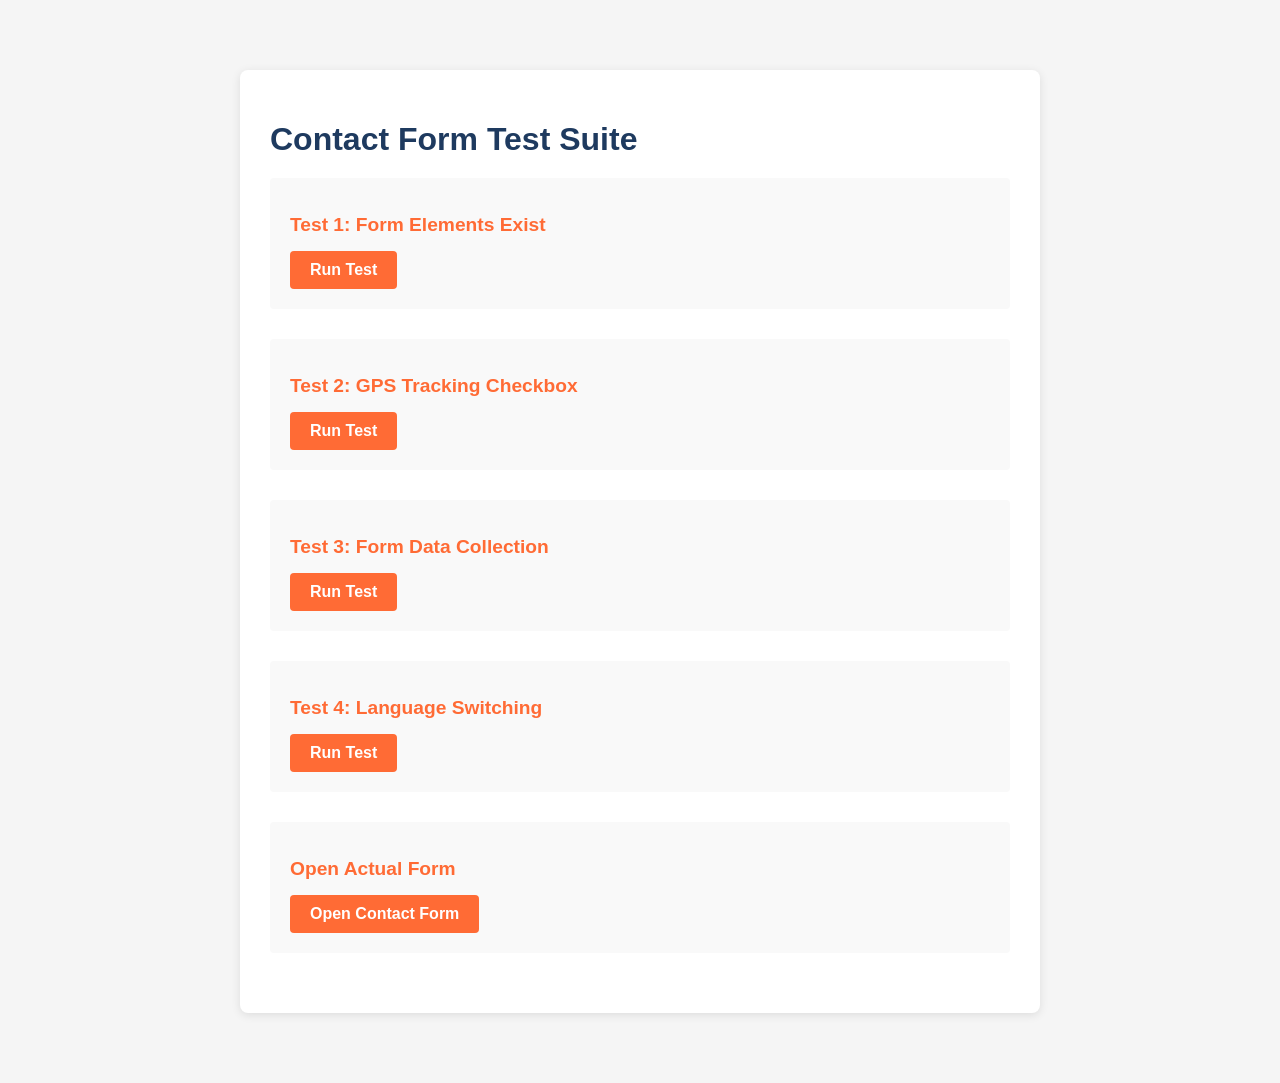
<file: test-form.html>
<!DOCTYPE html>
<html lang="en">
<head>
    <meta charset="UTF-8">
    <meta name="viewport" content="width=device-width, initial-scale=1.0">
    <title>Contact Form Test</title>
    <style>
        body {
            font-family: Arial, sans-serif;
            max-width: 800px;
            margin: 50px auto;
            padding: 20px;
            background: #f5f5f5;
        }
        .test-container {
            background: white;
            padding: 30px;
            border-radius: 8px;
            box-shadow: 0 2px 10px rgba(0,0,0,0.1);
        }
        h1 {
            color: #1E3A5F;
            margin-bottom: 20px;
        }
        .test-section {
            margin-bottom: 30px;
            padding: 20px;
            background: #f9f9f9;
            border-radius: 4px;
        }
        .test-section h2 {
            color: #FF6B35;
            font-size: 1.2rem;
            margin-bottom: 15px;
        }
        .test-result {
            padding: 10px;
            margin-top: 10px;
            border-radius: 4px;
        }
        .success {
            background: #d4edda;
            color: #155724;
            border: 1px solid #c3e6cb;
        }
        .error {
            background: #f8d7da;
            color: #721c24;
            border: 1px solid #f5c6cb;
        }
        button {
            background: #FF6B35;
            color: white;
            border: none;
            padding: 10px 20px;
            border-radius: 4px;
            cursor: pointer;
            font-size: 1rem;
            font-weight: 600;
        }
        button:hover {
            background: #e55a2b;
        }
        code {
            background: #e9ecef;
            padding: 2px 6px;
            border-radius: 3px;
            font-family: 'Courier New', monospace;
        }
        pre {
            background: #2d2d2d;
            color: #f8f8f2;
            padding: 15px;
            border-radius: 4px;
            overflow-x: auto;
        }
    </style>
</head>
<body>
    <div class="test-container">
        <h1>Contact Form Test Suite</h1>

        <div class="test-section">
            <h2>Test 1: Form Elements Exist</h2>
            <button onclick="testFormElements()">Run Test</button>
            <div id="test1-result"></div>
        </div>

        <div class="test-section">
            <h2>Test 2: GPS Tracking Checkbox</h2>
            <button onclick="testGPSCheckbox()">Run Test</button>
            <div id="test2-result"></div>
        </div>

        <div class="test-section">
            <h2>Test 3: Form Data Collection</h2>
            <button onclick="testFormDataCollection()">Run Test</button>
            <div id="test3-result"></div>
        </div>

        <div class="test-section">
            <h2>Test 4: Language Switching</h2>
            <button onclick="testLanguageSwitching()">Run Test</button>
            <div id="test4-result"></div>
        </div>

        <div class="test-section">
            <h2>Open Actual Form</h2>
            <a href="index.html#contact" target="_blank">
                <button>Open Contact Form</button>
            </a>
        </div>
    </div>

    <script>
        function testFormElements() {
            const resultDiv = document.getElementById('test1-result');
            const requiredElements = [
                'name', 'email', 'phone', 'message',
                'load-date', 'date-flexibility', 'gps-tracking', 'contact-form'
            ];

            const iframe = document.createElement('iframe');
            iframe.src = 'index.html';
            iframe.style.display = 'none';
            document.body.appendChild(iframe);

            iframe.onload = function() {
                const doc = iframe.contentDocument;
                let results = [];
                let allFound = true;

                requiredElements.forEach(id => {
                    const element = doc.getElementById(id);
                    if (element) {
                        results.push(`✓ ${id} found`);
                    } else {
                        results.push(`✗ ${id} NOT found`);
                        allFound = false;
                    }
                });

                resultDiv.innerHTML = `
                    <div class="test-result ${allFound ? 'success' : 'error'}">
                        <strong>${allFound ? 'PASS' : 'FAIL'}</strong><br>
                        ${results.join('<br>')}
                    </div>
                `;

                document.body.removeChild(iframe);
            };
        }

        function testGPSCheckbox() {
            const resultDiv = document.getElementById('test2-result');

            const iframe = document.createElement('iframe');
            iframe.src = 'index.html';
            iframe.style.display = 'none';
            document.body.appendChild(iframe);

            iframe.onload = function() {
                const doc = iframe.contentDocument;
                const checkbox = doc.getElementById('gps-tracking');

                if (!checkbox) {
                    resultDiv.innerHTML = `
                        <div class="test-result error">
                            <strong>FAIL</strong><br>
                            GPS tracking checkbox not found
                        </div>
                    `;
                    document.body.removeChild(iframe);
                    return;
                }

                const results = [];
                results.push(`✓ Checkbox element found`);
                results.push(`✓ Type: ${checkbox.type}`);
                results.push(`✓ Name: ${checkbox.name}`);
                results.push(`✓ Initial state: ${checkbox.checked ? 'checked' : 'unchecked'}`);

                // Test checking the box
                checkbox.checked = true;
                results.push(`✓ Can be checked: ${checkbox.checked}`);

                // Test unchecking
                checkbox.checked = false;
                results.push(`✓ Can be unchecked: ${!checkbox.checked}`);

                const label = checkbox.closest('.checkbox-label');
                const hasEnglishText = label ? label.querySelector('[data-en]') !== null : false;
                const hasBulgarianText = label ? label.querySelector('[data-bg]') !== null : false;

                results.push(`✓ Has English translation: ${hasEnglishText}`);
                results.push(`✓ Has Bulgarian translation: ${hasBulgarianText}`);

                resultDiv.innerHTML = `
                    <div class="test-result success">
                        <strong>PASS</strong><br>
                        ${results.join('<br>')}
                    </div>
                `;

                document.body.removeChild(iframe);
            };
        }

        function testFormDataCollection() {
            const resultDiv = document.getElementById('test3-result');

            const iframe = document.createElement('iframe');
            iframe.src = 'index.html';
            iframe.style.display = 'none';
            document.body.appendChild(iframe);

            iframe.onload = function() {
                const doc = iframe.contentDocument;

                // Fill form with test data
                doc.getElementById('name').value = 'Test User';
                doc.getElementById('email').value = 'test@example.com';
                doc.getElementById('phone').value = '+359888123456';
                doc.getElementById('message').value = 'This is a test message with more than 10 characters.';
                doc.getElementById('load-date').value = '2026-02-15';
                doc.getElementById('date-flexibility').value = 'flexible';
                doc.getElementById('gps-tracking').checked = true;

                // Collect data like the form handler would
                const formData = {
                    name: doc.getElementById('name').value.trim(),
                    email: doc.getElementById('email').value.trim(),
                    phone: doc.getElementById('phone').value.trim(),
                    message: doc.getElementById('message').value.trim(),
                    load_date: doc.getElementById('load-date').value,
                    date_flexibility: doc.getElementById('date-flexibility').value,
                    gps_tracking: doc.getElementById('gps-tracking').checked
                };

                resultDiv.innerHTML = `
                    <div class="test-result success">
                        <strong>PASS</strong><br>
                        Form data collected successfully:<br>
                        <pre>${JSON.stringify(formData, null, 2)}</pre>
                    </div>
                `;

                document.body.removeChild(iframe);
            };
        }

        function testLanguageSwitching() {
            const resultDiv = document.getElementById('test4-result');

            const iframe = document.createElement('iframe');
            iframe.src = 'index.html';
            iframe.style.display = 'none';
            document.body.appendChild(iframe);

            iframe.onload = function() {
                const doc = iframe.contentDocument;
                const win = iframe.contentWindow;

                setTimeout(() => {
                    const gpsLabel = doc.querySelector('#gps-tracking + span');
                    if (!gpsLabel) {
                        resultDiv.innerHTML = `
                            <div class="test-result error">
                                <strong>FAIL</strong><br>
                                GPS tracking label not found
                            </div>
                        `;
                        document.body.removeChild(iframe);
                        return;
                    }

                    const englishText = gpsLabel.getAttribute('data-en');
                    const bulgarianText = gpsLabel.getAttribute('data-bg');
                    const currentText = gpsLabel.textContent;

                    resultDiv.innerHTML = `
                        <div class="test-result success">
                            <strong>PASS</strong><br>
                            English text: <code>${englishText}</code><br>
                            Bulgarian text: <code>${bulgarianText}</code><br>
                            Current display: <code>${currentText}</code><br>
                            <em>Note: Language switching is handled by main.js</em>
                        </div>
                    `;

                    document.body.removeChild(iframe);
                }, 500);
            };
        }
    </script>
</body>
</html>
</file>
<file: css/style.css>
/* =============================================
   Rocket Logistic - Stylesheet
   ============================================= */

/* CSS Reset & Base */
*, *::before, *::after {
    margin: 0;
    padding: 0;
    box-sizing: border-box;
}

:root {
    /* Brand Colors */
    --color-brand-green: #4EA831;
    --color-brand-green-dark: #3D8A26;
    --color-primary: #1E3A5F;
    --color-primary-dark: #152a45;
    --color-accent: #FF6B35;
    --color-accent-dark: #e55a2b;
    --color-light: #F5F5F5;
    --color-dark: #333333;
    --color-white: #FFFFFF;
    --color-gray: #555555;
    --color-gray-light: #E8E8E8;

    /* Semantic Colors */
    --color-success: #4CAF50;
    --color-error: #e74c3c;

    /* Typography */
    --font-heading: 'Montserrat', sans-serif;
    --font-body: 'Open Sans', sans-serif;

    /* Font Sizes - Major Third scale (1.25) */
    --fs-xs: 0.8rem;
    --fs-sm: 0.875rem;
    --fs-base: 1rem;
    --fs-md: 1.25rem;
    --fs-lg: 1.563rem;
    --fs-xl: 1.953rem;
    --fs-2xl: 2.441rem;
    --fs-3xl: 3.052rem;

    /* Spacing */
    --space-xs: 0.25rem;
    --space-sm: 0.5rem;
    --space-md: 1rem;
    --space-lg: 1.5rem;
    --space-xl: 2rem;
    --space-2xl: 3rem;
    --space-3xl: 4rem;
    --section-padding: 80px 0;
    --container-width: 1200px;
    --nav-height: 70px;

    /* Transitions */
    --transition: 0.3s ease;
}

html {
    scroll-behavior: smooth;
}

body {
    font-family: var(--font-body);
    font-size: 16px;
    line-height: 1.6;
    color: var(--color-dark);
    background-color: var(--color-white);
}

.container {
    max-width: var(--container-width);
    margin: 0 auto;
    padding: 0 clamp(1rem, 4vw, 2rem);
}

a {
    text-decoration: none;
    color: inherit;
    transition: var(--transition);
}

ul {
    list-style: none;
}

img {
    max-width: 100%;
    height: auto;
}

/* =============================================
   Typography
   ============================================= */

h1, h2, h3, h4, h5, h6 {
    font-family: var(--font-heading);
    font-weight: 700;
    line-height: 1.2;
    color: var(--color-primary);
}

.section__title {
    font-size: 2.5rem;
    text-align: center;
    margin-bottom: 1rem;
}

.section__subtitle {
    font-size: 1.1rem;
    text-align: center;
    color: var(--color-gray);
    margin-bottom: 3rem;
    max-width: 600px;
    margin-left: auto;
    margin-right: auto;
}

/* =============================================
   Buttons
   ============================================= */

.btn {
    display: inline-block;
    padding: 14px 32px;
    font-family: var(--font-heading);
    font-size: 1rem;
    font-weight: 600;
    text-align: center;
    border: none;
    border-radius: 4px;
    cursor: pointer;
    transition: var(--transition);
}

.btn--primary {
    background-color: var(--color-accent);
    color: var(--color-white);
}

.btn--primary:hover {
    background-color: var(--color-accent-dark);
    transform: translateY(-2px);
}

.btn--full {
    width: 100%;
}

/* =============================================
   Header & Navigation
   ============================================= */

.header {
    position: fixed;
    top: 0;
    left: 0;
    width: 100%;
    height: var(--nav-height);
    background-color: var(--color-white);
    box-shadow: 0 2px 10px rgba(0, 0, 0, 0.1);
    z-index: 1000;
}

.nav {
    display: flex;
    align-items: center;
    gap: 2rem;
    height: 100%;
}

.nav__logo {
    display: flex;
    align-items: center;
}

.nav__logo-img {
    height: 50px;
    width: auto;
    object-fit: contain;
}

.nav__menu {
    margin-left: auto;
}

.nav__list {
    display: flex;
    gap: 2rem;
}

.nav__link {
    font-family: var(--font-heading);
    font-weight: 600;
    color: var(--color-primary);
    padding: 0.5rem 0;
    position: relative;
}

.nav__link::after {
    content: '';
    position: absolute;
    bottom: 0;
    left: 0;
    width: 0;
    height: 2px;
    background-color: var(--color-brand-green);
    transition: var(--transition);
}

.nav__link:hover::after {
    width: 100%;
}

@keyframes heartbeat {
    0% {
        box-shadow: 0 0 0 0 var(--color-brand-green);
        transform: scale(1);
    }
    50% {
        box-shadow: 0 0 0 7px transparent;
        transform: scale(1.05);
    }
    100% {
        box-shadow: 0 0 0 0 transparent;
        transform: scale(1);
    }
}

.nav__link--calculator {
    background-color: var(--color-brand-green);
    color: var(--color-white) !important;
    padding: 0.5rem 1rem !important;
    border-radius: 4px;
    animation: heartbeat 1.5s ease-in-out infinite;
}

.nav__link--calculator::after {
    display: none;
}

.nav__link--calculator:hover {
    background-color: var(--color-brand-green-dark);
}

.nav__actions {
    display: flex;
    align-items: center;
    gap: 1rem;
}

/* Language Toggle */
.lang-toggle {
    display: flex;
    align-items: center;
    justify-content: center;
    width: 40px;
    height: 40px;
    background-color: var(--color-primary);
    color: var(--color-white);
    border: none;
    border-radius: 4px;
    font-family: var(--font-heading);
    font-size: 0.875rem;
    font-weight: 600;
    cursor: pointer;
    transition: var(--transition);
}

.lang-toggle:hover {
    background-color: var(--color-primary-dark);
}

/* Mobile Menu Toggle */
.nav__toggle {
    display: none;
    flex-direction: column;
    justify-content: space-around;
    width: 30px;
    height: 24px;
    background: transparent;
    border: none;
    cursor: pointer;
}

.nav__toggle span {
    display: block;
    width: 100%;
    height: 3px;
    background-color: var(--color-primary);
    border-radius: 2px;
    transition: var(--transition);
}

/* =============================================
   Hero Section
   ============================================= */

.hero {
    position: relative;
    min-height: 100vh;
    display: flex;
    align-items: center;
    padding-top: var(--nav-height);
    overflow: hidden;
}

.hero__background {
    position: absolute;
    top: 0;
    left: 0;
    width: 100%;
    height: 100%;
    background-image: url('../assets/images/truck-rocket-logistic.png');
    background-size: cover;
    background-position: center;
    background-repeat: no-repeat;
    z-index: -1;
}

.hero__background::before {
    content: '';
    position: absolute;
    top: 0;
    left: 0;
    width: 100%;
    height: 100%;
    background: linear-gradient(135deg, rgba(30, 58, 95, 0.75) 0%, rgba(30, 58, 95, 0.45) 50%, rgba(0, 0, 0, 0.3) 100%);
}

.hero__content {
    text-align: center;
    color: var(--color-white);
    max-width: 800px;
    margin: 0 auto;
    padding: var(--space-2xl);
    position: relative;
    z-index: 1;
}

.hero__title {
    font-size: 3rem;
    color: var(--color-white);
    margin-bottom: 1.5rem;
    text-shadow: 0 2px 8px rgba(0, 0, 0, 0.8);
}

.hero__subtitle {
    font-size: 1.25rem;
    margin-bottom: 2rem;
    opacity: 0.9;
}

/* =============================================
   Services Section
   ============================================= */

.services {
    padding: var(--section-padding);
    background-color: var(--color-light);
}

.services__grid {
    display: grid;
    grid-template-columns: repeat(3, 1fr);
    gap: 2rem;
}

.service-card {
    background-color: var(--color-white);
    padding: 2.5rem 2rem;
    border-radius: 8px;
    text-align: center;
    box-shadow: 0 4px 20px rgba(0, 0, 0, 0.08);
    transition: var(--transition);
}

.service-card:hover {
    transform: translateY(-10px);
    box-shadow: 0 8px 30px rgba(0, 0, 0, 0.12);
}

.service-card__icon {
    width: 80px;
    height: 80px;
    margin: 0 auto var(--space-lg);
    color: var(--color-brand-green);
}

.service-card__icon svg {
    width: 100%;
    height: 100%;
}

.service-card__title {
    font-size: 1.25rem;
    margin-bottom: 1rem;
}

.service-card__desc {
    color: var(--color-gray);
    font-size: var(--fs-sm);
}

.service-card--featured {
    border-top: 4px solid var(--color-brand-green);
    position: relative;
}

.service-card--featured::before {
    content: attr(data-badge);
    position: absolute;
    top: -4px;
    right: var(--space-lg);
    background-color: var(--color-brand-green);
    color: var(--color-white);
    padding: var(--space-xs) var(--space-md);
    border-radius: 0 0 4px 4px;
    font-family: var(--font-heading);
    font-size: var(--fs-xs);
    font-weight: 600;
    text-transform: uppercase;
}

/* =============================================
   About Section
   ============================================= */

.about {
    padding: var(--section-padding);
}

.about__grid {
    display: grid;
    grid-template-columns: 1fr 1fr;
    gap: 4rem;
    align-items: center;
    margin-bottom: 3rem;
}

.about__content .section__title {
    text-align: left;
}

.about__text {
    color: var(--color-gray);
    margin-bottom: 1.5rem;
}

.about__stats {
    display: grid;
    grid-template-columns: repeat(2, 1fr);
    gap: 2rem;
}

.stat {
    text-align: center;
    padding: 1.5rem;
    background-color: var(--color-light);
    border-radius: 8px;
}

.stat__number {
    display: block;
    font-family: var(--font-heading);
    font-size: var(--fs-2xl);
    font-weight: 700;
    color: var(--color-brand-green);
}

.stat__label {
    font-size: 0.9rem;
    color: var(--color-gray);
}

.about__image {
    margin-top: var(--space-xl);
}

.about__image img {
    width: 100%;
    height: auto;
    border-radius: 8px;
    box-shadow: 0 4px 20px rgba(0, 0, 0, 0.1);
}

/* =============================================
   Contact Section
   ============================================= */

.contact {
    padding: var(--section-padding);
    background-color: var(--color-light);
}

.contact__grid {
    display: grid;
    grid-template-columns: 1fr 1fr;
    gap: 4rem;
}

.contact__form {
    background-color: var(--color-white);
    padding: 2.5rem;
    border-radius: 8px;
    box-shadow: 0 4px 20px rgba(0, 0, 0, 0.08);
}

.form-group {
    margin-bottom: 1.5rem;
}

.form-group label {
    display: block;
    font-family: var(--font-heading);
    font-weight: 600;
    margin-bottom: 0.5rem;
    color: var(--color-primary);
}

.form-group input,
.form-group textarea {
    width: 100%;
    padding: 12px 16px;
    font-family: var(--font-body);
    font-size: 1rem;
    border: 2px solid var(--color-gray-light);
    border-radius: 4px;
    transition: var(--transition);
}

.form-group input:focus,
.form-group textarea:focus {
    border-color: var(--color-accent);
    outline: 2px solid var(--color-accent);
    outline-offset: 1px;
}

.form-group textarea {
    resize: vertical;
    min-height: 120px;
}

.form-group select {
    width: 100%;
    padding: 12px 16px;
    font-family: var(--font-body);
    font-size: var(--fs-base);
    border: 2px solid var(--color-gray-light);
    border-radius: 4px;
    transition: var(--transition);
    background-color: var(--color-white);
    cursor: pointer;
    appearance: none;
    -webkit-appearance: none;
    background-image: url("data:image/svg+xml,%3Csvg xmlns='http://www.w3.org/2000/svg' width='12' height='8' viewBox='0 0 12 8'%3E%3Cpath d='M1 1l5 5 5-5' stroke='%23555' stroke-width='2' fill='none'/%3E%3C/svg%3E");
    background-repeat: no-repeat;
    background-position: right 16px center;
    padding-right: 40px;
}

.form-group select:focus {
    border-color: var(--color-accent);
    outline: 2px solid var(--color-accent);
    outline-offset: 1px;
}

/* Checkbox styles */
.form-group--checkbox {
    margin-bottom: 2rem;
}

.checkbox-label {
    display: flex;
    align-items: center;
    gap: 0.75rem;
    cursor: pointer;
    font-weight: normal;
    margin-bottom: 0;
}

.checkbox-label input[type="checkbox"] {
    width: 20px;
    height: 20px;
    cursor: pointer;
    accent-color: var(--color-accent);
}

.checkbox-label span {
    color: var(--color-dark);
    font-family: var(--font-body);
    font-size: 1rem;
}

.contact__info {
    display: flex;
    flex-direction: column;
    gap: 2rem;
}

.contact__info-item {
    display: flex;
    gap: 1rem;
    align-items: flex-start;
}

.contact__info-icon {
    width: 48px;
    height: 48px;
    display: flex;
    align-items: center;
    justify-content: center;
    background-color: var(--color-primary);
    border-radius: 8px;
    flex-shrink: 0;
}

.contact__info-icon svg {
    width: 24px;
    height: 24px;
    color: var(--color-white);
}

.contact__info-item h4 {
    font-size: 1rem;
    margin-bottom: 0.25rem;
}

.contact__info-item p {
    color: var(--color-gray);
}

.contact__info-item a {
    color: var(--color-accent);
}

.contact__info-item a:hover {
    text-decoration: underline;
}

.contact__messengers {
    display: flex;
    gap: 0.75rem;
    margin-top: 0.5rem;
}

.messenger-link {
    width: 36px;
    height: 36px;
    display: flex;
    align-items: center;
    justify-content: center;
    border-radius: 50%;
    transition: var(--transition);
}

.messenger-link svg {
    width: 20px;
    height: 20px;
}

.messenger-link[aria-label="WhatsApp"] {
    background-color: #25D366;
    color: var(--color-white);
}

.messenger-link[aria-label="WhatsApp"]:hover {
    background-color: #128C7E;
    transform: scale(1.1);
}

.messenger-link[aria-label="Viber"] {
    background-color: #7360F2;
    color: var(--color-white);
}

.messenger-link[aria-label="Viber"]:hover {
    background-color: #5a4bc7;
    transform: scale(1.1);
}

/* =============================================
   Footer
   ============================================= */

.footer {
    background-color: var(--color-primary);
    color: var(--color-white);
    padding: 4rem 0 2rem;
}

.footer__grid {
    display: grid;
    grid-template-columns: 2fr 1fr 1fr;
    gap: 3rem;
    margin-bottom: 3rem;
}

.footer__logo {
    display: flex;
    align-items: center;
    margin-bottom: 1rem;
}

.footer__logo-img {
    height: 80px;
    width: auto;
    object-fit: contain;
}

.footer__tagline {
    opacity: 0.8;
}

.footer__links h4,
.footer__social h4 {
    color: var(--color-white);
    font-size: 1rem;
    margin-bottom: 1rem;
}

.footer__links ul {
    display: flex;
    flex-direction: column;
    gap: 0.75rem;
}

.footer__links a {
    opacity: 0.8;
}

.footer__links a:hover {
    opacity: 1;
    color: var(--color-accent);
}

.social-links {
    display: flex;
    gap: 1rem;
}

.social-link {
    width: 40px;
    height: 40px;
    display: flex;
    align-items: center;
    justify-content: center;
    background-color: rgba(255, 255, 255, 0.1);
    border-radius: 50%;
    transition: var(--transition);
}

.social-link svg {
    width: 20px;
    height: 20px;
}

.social-link:hover {
    background-color: var(--color-accent);
}

.footer__bottom {
    padding-top: 2rem;
    border-top: 1px solid rgba(255, 255, 255, 0.1);
    text-align: center;
    opacity: 0.8;
    font-size: 0.9rem;
}

/* =============================================
   Responsive Design
   ============================================= */

/* Tablet */
@media (max-width: 1024px) {
    .services__grid {
        grid-template-columns: repeat(2, 1fr);
    }

    .about__grid {
        gap: 2rem;
    }

    .footer__grid {
        grid-template-columns: 1fr 1fr;
        gap: 2rem;
    }

    .footer__brand {
        grid-column: 1 / -1;
    }
}

/* Mobile */
@media (max-width: 768px) {
    :root {
        --section-padding: 60px 0;
        --nav-height: 60px;
    }

    .section__title {
        font-size: 2rem;
    }

    /* Navigation */
    .nav__menu {
        position: fixed;
        top: var(--nav-height);
        left: 0;
        width: 100%;
        height: calc(100vh - var(--nav-height));
        background-color: var(--color-white);
        padding: 2rem;
        transform: translateX(-100%);
        transition: var(--transition);
    }

    .nav__menu.active {
        transform: translateX(0);
    }

    .nav__list {
        flex-direction: column;
        gap: 1.5rem;
    }

    .nav__link {
        font-size: 1.25rem;
    }

    .nav__toggle {
        display: flex;
    }

    .nav__toggle.active span:nth-child(1) {
        transform: translateY(8px) rotate(45deg);
    }

    .nav__toggle.active span:nth-child(2) {
        opacity: 0;
    }

    .nav__toggle.active span:nth-child(3) {
        transform: translateY(-8px) rotate(-45deg);
    }

    /* Hero */
    .hero__title {
        font-size: 2rem;
    }

    .hero__subtitle {
        font-size: 1rem;
    }

    /* Services */
    .services__grid {
        grid-template-columns: 1fr;
    }

    /* About */
    .about__grid {
        grid-template-columns: 1fr;
    }

    .about__content .section__title {
        text-align: center;
    }

    .about__text {
        text-align: center;
    }

    .about__stats {
        grid-template-columns: repeat(2, 1fr);
    }

    .stat__number {
        font-size: 2rem;
    }

    /* Contact */
    .contact__grid {
        grid-template-columns: 1fr;
    }

    .contact__form {
        order: 2;
    }

    .contact__info {
        order: 1;
    }

    /* Footer */
    .footer__grid {
        grid-template-columns: 1fr;
        text-align: center;
    }

    .footer__logo {
        justify-content: center;
    }

    .social-links {
        justify-content: center;
    }
}

/* Small Mobile */
@media (max-width: 480px) {
    .scroll-top {
        bottom: 1rem;
        right: 1rem;
    }

    .about__stats {
        grid-template-columns: 1fr;
    }

    .contact__form {
        padding: 1.5rem;
    }

    .btn {
        padding: 12px 24px;
    }
}

/* =============================================
   Animations
   ============================================= */

@keyframes fadeIn {
    from {
        opacity: 0;
        transform: translateY(20px);
    }
    to {
        opacity: 1;
        transform: translateY(0);
    }
}

.hero__content {
    animation: fadeIn 0.8s ease forwards;
}

.animate-in {
    opacity: 1 !important;
    transform: translateY(0) !important;
}

@media (prefers-reduced-motion: reduce) {
    *, *::before, *::after {
        animation-duration: 0.01ms !important;
        animation-iteration-count: 1 !important;
        transition-duration: 0.01ms !important;
    }
    html {
        scroll-behavior: auto;
    }
}

/* =============================================
   Focus & Accessibility
   ============================================= */

*:focus-visible {
    outline: 2px solid var(--color-accent);
    outline-offset: 2px;
}

.btn:focus-visible {
    outline: 2px solid var(--color-accent);
    outline-offset: 2px;
    box-shadow: 0 0 0 4px rgba(255, 107, 53, 0.25);
}

.nav__link:focus-visible {
    outline: 2px solid var(--color-brand-green);
    outline-offset: 4px;
}

.social-link:focus-visible,
.messenger-link:focus-visible {
    outline: 2px solid var(--color-white);
    outline-offset: 2px;
}

/* =============================================
   Scroll to Top Button
   ============================================= */

.scroll-top {
    position: fixed;
    bottom: 2rem;
    right: 2rem;
    width: 44px;
    height: 44px;
    background-color: var(--color-accent);
    color: var(--color-white);
    border: none;
    border-radius: 50%;
    cursor: pointer;
    display: flex;
    align-items: center;
    justify-content: center;
    opacity: 0;
    visibility: hidden;
    transform: translateY(10px);
    transition: var(--transition);
    z-index: 999;
    box-shadow: 0 2px 10px rgba(0, 0, 0, 0.2);
}

.scroll-top.visible {
    opacity: 1;
    visibility: visible;
    transform: translateY(0);
}

.scroll-top:hover {
    background-color: var(--color-accent-dark);
    transform: translateY(-2px);
}

.scroll-top svg {
    width: 20px;
    height: 20px;
}

/* =============================================
   Working Hours
   ============================================= */

.contact__hours {
    margin-top: var(--space-xl);
    padding: var(--space-lg);
    background-color: var(--color-white);
    border-radius: 8px;
    box-shadow: 0 4px 20px rgba(0, 0, 0, 0.08);
}

.contact__hours h4 {
    color: var(--color-primary);
    margin-bottom: var(--space-md);
}

.contact__hours-row {
    display: flex;
    justify-content: space-between;
    padding: var(--space-xs) 0;
    color: var(--color-gray);
    font-size: var(--fs-sm);
}

.contact__hours-row--active {
    color: var(--color-brand-green);
    font-weight: 600;
}

/* =============================================
   Form Overlays (Success / Error)
   ============================================= */

.form-overlay {
    position: fixed;
    top: 0;
    left: 0;
    width: 100%;
    height: 100%;
    background: rgba(0, 0, 0, 0.5);
    display: flex;
    align-items: center;
    justify-content: center;
    z-index: 9999;
}

.form-overlay__content {
    background: var(--color-white);
    padding: var(--space-2xl);
    border-radius: 8px;
    text-align: center;
    max-width: 400px;
    margin: var(--space-md);
}

.form-overlay__icon {
    width: 60px;
    height: 60px;
    margin: 0 auto var(--space-md);
}

.form-overlay__icon--success {
    color: var(--color-success);
}

.form-overlay__icon--error {
    color: var(--color-error);
}

.form-overlay__title {
    margin-bottom: var(--space-sm);
}

.form-overlay__text {
    color: var(--color-gray);
}

.form-overlay__btn {
    margin-top: var(--space-lg);
    padding: 10px 30px;
    background: var(--color-accent);
    color: var(--color-white);
    border: none;
    border-radius: 4px;
    font-family: var(--font-heading);
    font-weight: 600;
    cursor: pointer;
    transition: var(--transition);
}

.form-overlay__btn:hover {
    background: var(--color-accent-dark);
}

/* Form field error */
.form-error {
    color: var(--color-error);
    font-size: var(--fs-xs);
    margin-top: var(--space-xs);
}

.form-group input.field-error,
.form-group textarea.field-error {
    border-color: var(--color-error);
}
</file>
<file: calculator/frontend/css/style.css>
/* ============================================================
   Rocket Logistic — Transport Price Calculator
   Complete stylesheet (design tokens + all components)
   ============================================================ */

/* ------------------------------------------------------------
   1. Design Tokens
   ------------------------------------------------------------ */
:root {
    --color-primary:        #1E3A5F;
    --color-primary-light:  #2d5a8e;
    --color-primary-dark:   #152a45;
    --color-accent:         #FF6B35;
    --color-accent-hover:   #e55a24;
    --color-brand-green:    #4EA831;
    --color-brand-green-dark: #3D8A26;
    --color-error:          #e74c3c;
    --color-text:           #2c3e50;
    --color-text-light:     #6c757d;
    --color-bg:             #ffffff;
    --color-bg-section:     #f8f9fa;
    --color-white:          #FFFFFF;
    --color-border:         #dee2e6;
    --color-border-focus:   #1E3A5F;

    --font-family:          'Inter', -apple-system, BlinkMacSystemFont, 'Segoe UI', sans-serif;
    --font-heading:         'Montserrat', sans-serif;
    --font-body:            'Open Sans', sans-serif;
    --font-weight-normal:   400;
    --font-weight-semibold: 600;
    --font-weight-bold:     700;

    --transition:           0.3s ease;

    --space-xs:  0.25rem;   /* 4px  */
    --space-sm:  0.5rem;    /* 8px  */
    --space-md:  1rem;      /* 16px */
    --space-lg:  1.5rem;    /* 24px */
    --space-xl:  2rem;      /* 32px */
    --space-2xl: 3rem;      /* 48px */
    --space-3xl: 4rem;      /* 64px */

    --radius-sm: 4px;
    --radius-md: 8px;
    --radius-lg: 12px;

    --shadow-card:       0 4px 20px rgba(0, 0, 0, 0.08);
    --shadow-card-hover: 0 8px 30px rgba(0, 0, 0, 0.12);

    --container-max: 1200px;
    --nav-height: 70px;
    --section-padding: 80px 0;
}

/* ------------------------------------------------------------
   2. Base Reset & Typography
   ------------------------------------------------------------ */
*, *::before, *::after {
    box-sizing: border-box;
    margin: 0;
    padding: 0;
}

html {
    scroll-behavior: smooth;
}

body {
    font-family: var(--font-family);
    font-weight: var(--font-weight-normal);
    color: var(--color-text);
    line-height: 1.6;
    background: var(--color-bg);
    -webkit-font-smoothing: antialiased;
    padding-top: var(--nav-height);
}

img {
    max-width: 100%;
    height: auto;
    display: block;
}

a {
    color: var(--color-primary);
    text-decoration: none;
    transition: color var(--transition);
}

a:hover {
    color: var(--color-primary-light);
}

/* ------------------------------------------------------------
   3. Container
   ------------------------------------------------------------ */
.container {
    max-width: var(--container-max);
    margin: 0 auto;
    padding: 0 var(--space-lg);
}

/* ------------------------------------------------------------
   4. Header & Navigation (matches main website)
   ------------------------------------------------------------ */
.header {
    position: fixed;
    top: 0;
    left: 0;
    width: 100%;
    height: var(--nav-height);
    background-color: var(--color-white);
    box-shadow: 0 2px 10px rgba(0, 0, 0, 0.1);
    z-index: 1000;
}

.nav {
    display: flex;
    align-items: center;
    gap: 2rem;
    height: 100%;
}

.nav__logo {
    display: flex;
    align-items: center;
}

.nav__logo-img {
    height: 50px;
    width: auto;
    object-fit: contain;
}

.nav__menu {
    display: flex;
    align-items: center;
    margin-left: auto;
}

.nav__list {
    display: flex;
    list-style: none;
    gap: 2rem;
}

.nav__link {
    font-family: var(--font-heading);
    font-weight: 600;
    color: var(--color-primary);
    padding: 0.5rem 0;
    position: relative;
}

.nav__link::after {
    content: '';
    position: absolute;
    bottom: 0;
    left: 0;
    width: 0;
    height: 2px;
    background-color: var(--color-brand-green);
    transition: var(--transition);
}

.nav__link:hover::after {
    width: 100%;
}

.nav__link:hover {
    color: var(--color-primary);
}

@keyframes heartbeat {
    0% {
        box-shadow: 0 0 0 0 var(--color-brand-green);
        transform: scale(1);
    }
    50% {
        box-shadow: 0 0 0 7px transparent;
        transform: scale(1.05);
    }
    100% {
        box-shadow: 0 0 0 0 transparent;
        transform: scale(1);
    }
}

.nav__link--calculator {
    background-color: var(--color-brand-green);
    color: var(--color-white) !important;
    padding: 0.5rem 1rem !important;
    border-radius: 4px;
    animation: heartbeat 1.5s ease-in-out infinite;
}

.nav__link--calculator::after {
    display: none;
}

.nav__link--calculator:hover {
    background-color: var(--color-brand-green-dark);
}

.nav__actions {
    display: flex;
    align-items: center;
    gap: 1rem;
}

.lang-toggle {
    display: flex;
    align-items: center;
    justify-content: center;
    width: 40px;
    height: 40px;
    background-color: var(--color-primary);
    color: var(--color-white);
    border: none;
    border-radius: 4px;
    font-family: var(--font-heading);
    font-size: 0.875rem;
    font-weight: 600;
    cursor: pointer;
    transition: var(--transition);
}

.lang-toggle:hover {
    background-color: var(--color-primary-dark);
    color: var(--color-white);
}

.nav__toggle {
    display: none;
    flex-direction: column;
    justify-content: space-around;
    width: 30px;
    height: 24px;
    background: transparent;
    border: none;
    cursor: pointer;
}

.nav__toggle span {
    display: block;
    width: 100%;
    height: 3px;
    background-color: var(--color-primary);
    border-radius: 2px;
    transition: var(--transition);
}

/* ------------------------------------------------------------
   5. Section Base & Titles
   ------------------------------------------------------------ */
.section__title {
    font-size: 2rem;
    font-weight: var(--font-weight-bold);
    color: var(--color-primary);
    margin-bottom: var(--space-2xl);
    text-align: center;
    letter-spacing: -0.02em;
}

.section__subtitle {
    font-size: 1.1rem;
    color: var(--color-text-light);
    text-align: center;
    margin-top: calc(-1 * var(--space-lg));
    margin-bottom: var(--space-2xl);
    line-height: 1.6;
}

/* ------------------------------------------------------------
   6. Price Calculator — Section Wrapper
   ------------------------------------------------------------ */
.price-calculator {
    padding: var(--space-3xl) 0;
    background: var(--color-bg-section);
}

/* ------------------------------------------------------------
   7. Price Calculator — Two-column Body Grid
   ------------------------------------------------------------ */
.price-calculator__body {
    display: grid;
    grid-template-columns: 1fr 380px;
    gap: var(--space-2xl);
    align-items: start;
}

.price-calculator__form {
    display: flex;
    flex-direction: column;
    gap: 0;
    background: white;
    border-radius: var(--radius-md);
    padding: var(--space-lg);
    box-shadow: var(--shadow-card);
}

.price-calculator__result {
    position: sticky;
    top: calc(64px + var(--space-lg));
    display: flex;
    flex-direction: column;
    gap: var(--space-md);
}

/* ------------------------------------------------------------
   8. Calc Groups (visual card sections inside the form)
   ------------------------------------------------------------ */
.calc-group {
    padding: 0;
}

.calc-group__title {
    font-size: 0.75rem;
    font-weight: var(--font-weight-semibold);
    color: var(--color-text-light);
    text-transform: uppercase;
    letter-spacing: 0.06em;
    margin-bottom: var(--space-md);
}

/* ------------------------------------------------------------
   9. Service Tabs (FTL / LTL toggle)
   ------------------------------------------------------------ */
.service-tabs {
    /* no extra spacing — lives inside .calc-group */
}

.service-tabs__options {
    display: flex;
    border: 2px solid var(--color-border);
    border-radius: var(--radius-sm);
    overflow: hidden;
}

.service-tabs__option {
    flex: 1;
    display: flex;
    align-items: center;
    justify-content: center;
    padding: var(--space-md) var(--space-lg);
    cursor: pointer;
    font-family: var(--font-family);
    font-weight: var(--font-weight-semibold);
    font-size: 0.95rem;
    color: var(--color-text-light);
    background: white;
    transition: background var(--transition), color var(--transition);
    min-height: 44px;
    user-select: none;
    border: none;
    gap: var(--space-sm);
}

.service-tabs__option + .service-tabs__option {
    border-left: 2px solid var(--color-border);
}

.service-tabs__option input[type="radio"] {
    position: absolute;
    opacity: 0;
    pointer-events: none;
    width: 0;
    height: 0;
}

.service-tabs__option--active,
.service-tabs__option:has(input:checked) {
    background: var(--color-primary);
    color: white;
}

.service-tabs__option:hover:not(.service-tabs__option--active):not(:has(input:checked)) {
    background: var(--color-bg-section);
    color: var(--color-text);
}

.service-tabs__option:focus-within {
    outline: 2px solid var(--color-accent);
    outline-offset: -2px;
}

/* ------------------------------------------------------------
   10. Form Layout
   ------------------------------------------------------------ */
.form-row {
    display: grid;
    grid-template-columns: 1fr 1fr;
    gap: var(--space-md);
}

.form-group {
    display: flex;
    flex-direction: column;
    gap: var(--space-xs);
}

.form-group label {
    font-size: 0.875rem;
    font-weight: var(--font-weight-semibold);
    color: var(--color-text);
}

/* ------------------------------------------------------------
   11. Form Inputs, Selects, Textareas
   ------------------------------------------------------------ */
.form-group input,
.form-group select,
.form-group textarea {
    padding: 0.625rem var(--space-md);
    border: 1.5px solid var(--color-border);
    border-radius: var(--radius-sm);
    font-size: 0.95rem;
    font-family: var(--font-family);
    font-weight: var(--font-weight-normal);
    color: var(--color-text);
    background: white;
    transition: border-color var(--transition), box-shadow var(--transition);
    min-height: 44px;
    width: 100%;
    appearance: none;
    -webkit-appearance: none;
}

.form-group select {
    background-image: url("data:image/svg+xml,%3Csvg xmlns='http://www.w3.org/2000/svg' width='12' height='8' viewBox='0 0 12 8'%3E%3Cpath fill='%236c757d' d='M6 8L0 0h12z'/%3E%3C/svg%3E");
    background-repeat: no-repeat;
    background-position: right 14px center;
    padding-right: 38px;
    cursor: pointer;
}

.form-group input:focus,
.form-group select:focus,
.form-group textarea:focus {
    outline: none;
    border-color: var(--color-primary);
    box-shadow: 0 0 0 3px rgba(30, 58, 95, 0.1);
}

.form-group input::placeholder,
.form-group textarea::placeholder {
    color: var(--color-text-light);
}

/* Error state */
.form-group input[aria-invalid="true"],
.form-group select[aria-invalid="true"],
.form-group textarea[aria-invalid="true"],
.form-group input.field--error,
.form-group select.field--error {
    border-color: var(--color-error);
}

.form-group input[aria-invalid="true"]:focus,
.form-group select[aria-invalid="true"]:focus,
.form-group textarea[aria-invalid="true"]:focus {
    box-shadow: 0 0 0 3px rgba(231, 76, 60, 0.1);
}

.form-group input:disabled,
.form-group select:disabled {
    background: #f3f4f6;
    color: #9ca3af;
    cursor: not-allowed;
    border-color: #e5e7eb;
}

.form-error {
    font-size: 0.8rem;
    color: var(--color-error);
    min-height: 1.1em;
    display: block;
    line-height: 1.4;
}

.form-group textarea {
    resize: vertical;
    min-height: 80px;
    line-height: 1.5;
}

/* Date input */
input[type="date"] {
    padding: 0.625rem var(--space-md);
}

/* ------------------------------------------------------------
   12. Checkbox Group
   ------------------------------------------------------------ */
.checkbox-group {
    display: flex;
    align-items: center;
    gap: var(--space-sm);
    padding: var(--space-xs) 0;
    min-height: 44px;
}

.checkbox-group input[type="checkbox"] {
    width: 18px;
    height: 18px;
    min-height: unset;
    accent-color: var(--color-primary);
    cursor: pointer;
    flex-shrink: 0;
    border-radius: 3px;
}

.checkbox-group label {
    font-size: 0.9rem;
    font-weight: var(--font-weight-normal);
    cursor: pointer;
    line-height: 1.4;
}

/* ------------------------------------------------------------
   13. Radio Group (date flexibility)
   ------------------------------------------------------------ */
.radio-group {
    display: flex;
    gap: var(--space-lg);
    flex-wrap: wrap;
}

.radio-option {
    display: flex;
    align-items: center;
    gap: var(--space-xs);
    cursor: pointer;
    min-height: 44px;
    font-size: 0.9rem;
}

.radio-option input[type="radio"] {
    width: 16px;
    height: 16px;
    min-height: unset;
    accent-color: var(--color-primary);
    cursor: pointer;
    flex-shrink: 0;
}

/* ------------------------------------------------------------
   14. Pallet type radio options
   ------------------------------------------------------------ */
.pallet-type-options {
    display: flex;
    flex-direction: row;
    gap: var(--space-sm);
    margin-top: var(--space-xs);
    flex-wrap: wrap;
}

/* Hide the native radio input */
.checkbox-label input[type="radio"],
.checkbox-label input[type="checkbox"] {
    position: absolute;
    opacity: 0;
    width: 0;
    height: 0;
    pointer-events: none;
}

/* Each option card */
.checkbox-label {
    display: flex;
    flex-direction: column;
    align-items: center;
    gap: 6px;
    cursor: pointer;
    font-size: 0.82rem;
    font-weight: var(--font-weight-normal);
    line-height: 1.3;
    text-align: center;
    padding: var(--space-sm) var(--space-md);
    border: 2px solid var(--color-border, #d1d5db);
    border-radius: 8px;
    background: var(--color-white);
    transition: border-color 0.15s, background 0.15s;
    min-width: 110px;
    max-width: 140px;
    user-select: none;
}

.checkbox-label:hover {
    border-color: var(--color-primary);
}

/* Custom checkbox box */
.checkbox-box {
    width: 22px;
    height: 22px;
    border: 2px solid var(--color-border, #d1d5db);
    border-radius: 5px;
    background: var(--color-white);
    position: relative;
    flex-shrink: 0;
    transition: border-color 0.15s, background 0.15s;
}

/* Checkmark (hidden by default) */
.checkbox-box::after {
    content: '';
    position: absolute;
    top: 2px;
    left: 5px;
    width: 7px;
    height: 11px;
    border: 2.5px solid #fff;
    border-top: none;
    border-left: none;
    transform: rotate(45deg);
    opacity: 0;
    transition: opacity 0.1s;
}

/* Checked state: highlight card and box, show tick */
.checkbox-label input:checked ~ .checkbox-box {
    background: var(--color-primary);
    border-color: var(--color-primary);
}

.checkbox-label input:checked ~ .checkbox-box::after {
    opacity: 1;
}

.checkbox-label:has(input:checked) {
    border-color: var(--color-primary);
    background: color-mix(in srgb, var(--color-primary) 6%, white);
}

/* ------------------------------------------------------------
   15. Buttons
   ------------------------------------------------------------ */
.btn {
    display: inline-flex;
    align-items: center;
    justify-content: center;
    padding: 0.75rem var(--space-xl);
    border-radius: var(--radius-sm);
    font-family: var(--font-family);
    font-weight: var(--font-weight-semibold);
    font-size: 0.95rem;
    cursor: pointer;
    transition: background var(--transition), transform var(--transition), box-shadow var(--transition), border-color var(--transition);
    border: 2px solid transparent;
    min-height: 44px;
    text-decoration: none;
    line-height: 1;
}

.btn--primary {
    background: var(--color-accent);
    color: white;
    border-color: var(--color-accent);
}

.btn--primary:hover:not(:disabled) {
    background: var(--color-accent-hover);
    border-color: var(--color-accent-hover);
    color: white;
    transform: translateY(-1px);
    box-shadow: 0 4px 12px rgba(255, 107, 53, 0.35);
}

.btn--primary:active:not(:disabled) {
    transform: translateY(0);
    box-shadow: none;
}

.btn--primary:disabled {
    opacity: 0.6;
    cursor: not-allowed;
    transform: none;
    box-shadow: none;
}

.btn--full {
    width: 100%;
}

/* ------------------------------------------------------------
   16. Estimate Card
   ------------------------------------------------------------ */
.estimate-card {
    background: white;
    border-radius: var(--radius-md);
    box-shadow: var(--shadow-card);
    overflow: hidden;
    border-top: 4px solid var(--color-border);
    transition: border-color var(--transition), box-shadow var(--transition);
}

/* States */
.estimate-card:not(.estimate-card--empty) {
    border-top-color: var(--color-brand-green);
    box-shadow: var(--shadow-card-hover);
}

.estimate-card--error {
    border-top-color: #f39c12 !important;
    box-shadow: var(--shadow-card) !important;
}

.estimate-card__header {
    padding: var(--space-lg) var(--space-lg) var(--space-md);
    border-bottom: 1px solid var(--color-border);
}

.estimate-card__title {
    font-size: 0.75rem;
    font-weight: var(--font-weight-semibold);
    color: var(--color-text-light);
    text-transform: uppercase;
    letter-spacing: 0.06em;
    margin: 0;
}

.estimate-card__body {
    padding: var(--space-lg);
}

/* Empty state */
.estimate-card__empty-state {
    color: var(--color-text-light);
    font-size: 0.95rem;
    text-align: center;
    padding: var(--space-md) 0;
    line-height: 1.6;
}

/* Price state */
.estimate-card__price {
    display: flex;
    align-items: baseline;
    gap: var(--space-sm);
    margin-bottom: var(--space-xs);
    flex-wrap: wrap;
}

.price-main {
    font-size: 2rem;
    font-weight: var(--font-weight-bold);
    color: var(--color-primary);
    line-height: 1.2;
    letter-spacing: -0.02em;
}

.estimate-card__currency {
    font-size: 1rem;
    font-weight: var(--font-weight-semibold);
    color: var(--color-text-light);
}

.estimate-card__eur {
    font-size: 0.875rem;
    color: var(--color-text-light);
    margin-bottom: var(--space-md);
}

.estimate-card__note {
    font-size: 0.8rem;
    color: var(--color-text-light);
    font-style: italic;
    margin-bottom: var(--space-lg);
    line-height: 1.5;
}

/* No-rate state */
.estimate-card__norate-state p {
    color: var(--color-text);
    margin-bottom: var(--space-lg);
    font-size: 0.95rem;
}

/* Error state */
.estimate-card__error-state p {
    color: var(--color-text);
    font-size: 0.95rem;
    line-height: 1.6;
}

/* ------------------------------------------------------------
   17. CSS Spinner
   ------------------------------------------------------------ */
.calc-spinner {
    display: flex;
    justify-content: center;
    align-items: center;
    padding: var(--space-xl) 0;
}

.calc-spinner__ring {
    width: 36px;
    height: 36px;
    border: 3px solid var(--color-border);
    border-top-color: var(--color-brand-green);
    border-radius: 50%;
    animation: calc-spin 0.8s linear infinite;
}

@keyframes calc-spin {
    to { transform: rotate(360deg); }
}

@media (prefers-reduced-motion: reduce) {
    .calc-spinner__ring {
        animation: none;
        border-color: var(--color-border);
        border-top-color: var(--color-brand-green);
        border-right-color: var(--color-brand-green);
    }
}

/* ------------------------------------------------------------
   18. Quote Panel
   ------------------------------------------------------------ */
.quote-panel {
    background: white;
    border-radius: var(--radius-md);
    box-shadow: var(--shadow-card);
    padding: var(--space-lg);
    border-top: 4px solid var(--color-primary);
}

.quote-panel__title {
    font-size: 1.1rem;
    font-weight: var(--font-weight-bold);
    color: var(--color-primary);
    margin-bottom: var(--space-md);
}

.quote-panel__summary {
    background: var(--color-bg-section);
    border-radius: var(--radius-sm);
    padding: var(--space-md);
    font-size: 0.875rem;
    font-weight: var(--font-weight-semibold);
    color: var(--color-text);
    margin-bottom: var(--space-lg);
    line-height: 1.7;
    border-left: 3px solid var(--color-brand-green);
}

.quote-panel__form {
    display: flex;
    flex-direction: column;
    gap: var(--space-md);
}

.contact-hint {
    font-size: 0.8rem;
    color: var(--color-text-light);
    font-style: italic;
    margin-top: calc(-1 * var(--space-xs));
}

.quote-panel__inline-error {
    font-size: 0.875rem;
    color: var(--color-error);
    padding: var(--space-sm) var(--space-md);
    background: rgba(231, 76, 60, 0.07);
    border-radius: var(--radius-sm);
    border-left: 3px solid var(--color-error);
}

.quote-panel__success {
    text-align: center;
    padding: var(--space-xl) var(--space-md);
}

.quote-panel__success p {
    color: var(--color-brand-green);
    font-weight: var(--font-weight-semibold);
    font-size: 1.05rem;
}

/* ------------------------------------------------------------
   19. Footer (matches main website)
   ------------------------------------------------------------ */
.footer {
    background-color: var(--color-primary);
    color: var(--color-white);
    padding: 4rem 0 2rem;
}

.footer__grid {
    display: grid;
    grid-template-columns: 2fr 1fr 1fr;
    gap: 3rem;
    margin-bottom: 3rem;
}

.footer__logo {
    display: flex;
    align-items: center;
    margin-bottom: 1rem;
}

.footer__logo-img {
    height: 80px;
    width: auto;
    object-fit: contain;
}

.footer__tagline {
    opacity: 0.8;
}

.footer__links h4,
.footer__social h4 {
    color: var(--color-white);
    font-size: 1rem;
    margin-bottom: 1rem;
}

.footer__links ul {
    display: flex;
    flex-direction: column;
    gap: 0.75rem;
    list-style: none;
}

.footer__links a {
    color: var(--color-white);
    opacity: 0.8;
}

.footer__links a:hover {
    opacity: 1;
    color: var(--color-accent);
}

.social-links {
    display: flex;
    gap: 1rem;
}

.social-link {
    width: 40px;
    height: 40px;
    display: flex;
    align-items: center;
    justify-content: center;
    background-color: rgba(255, 255, 255, 0.1);
    border-radius: 50%;
    color: var(--color-white);
    transition: var(--transition);
}

.social-link svg {
    width: 20px;
    height: 20px;
}

.social-link:hover {
    background-color: var(--color-accent);
    color: var(--color-white);
}

.footer__bottom {
    padding-top: 2rem;
    border-top: 1px solid rgba(255, 255, 255, 0.1);
    text-align: center;
    opacity: 0.8;
    font-size: 0.9rem;
}

/* Scroll to Top */
.scroll-top {
    position: fixed;
    bottom: 2rem;
    right: 2rem;
    width: 44px;
    height: 44px;
    background-color: var(--color-accent);
    color: var(--color-white);
    border: none;
    border-radius: 50%;
    cursor: pointer;
    display: flex;
    align-items: center;
    justify-content: center;
    opacity: 0;
    visibility: hidden;
    transform: translateY(10px);
    transition: var(--transition);
    z-index: 999;
    box-shadow: 0 2px 10px rgba(0, 0, 0, 0.2);
}

.scroll-top.visible {
    opacity: 1;
    visibility: visible;
    transform: translateY(0);
}

.scroll-top:hover {
    background-color: var(--color-accent-hover);
    transform: translateY(-2px);
}

.scroll-top svg {
    width: 20px;
    height: 20px;
}

/* ------------------------------------------------------------
   20. Responsive — Tablet ≤ 1024px
   ------------------------------------------------------------ */
@media (max-width: 1024px) {
    .price-calculator__body {
        grid-template-columns: 1fr 320px;
        gap: var(--space-lg);
    }

    .price-calculator__result {
        top: calc(56px + var(--space-md));
    }

    .section__title {
        font-size: 1.75rem;
    }

    .footer__grid {
        grid-template-columns: 1fr 1fr;
        gap: 2rem;
    }

    .footer__brand {
        grid-column: 1 / -1;
    }
}

/* ------------------------------------------------------------
   21. Responsive — Mobile ≤ 768px
   ------------------------------------------------------------ */
@media (max-width: 768px) {
    :root {
        --nav-height: 60px;
    }

    .price-calculator__body {
        grid-template-columns: 1fr;
    }

    .price-calculator__result {
        position: static;
    }

    .section__title {
        font-size: 1.5rem;
    }

    .price-main {
        font-size: 1.7rem;
    }

    /* Navigation - mobile menu */
    .nav__menu {
        position: fixed;
        top: var(--nav-height);
        left: 0;
        width: 100%;
        height: calc(100vh - var(--nav-height));
        background-color: var(--color-white);
        padding: 2rem;
        transform: translateX(-100%);
        transition: var(--transition);
    }

    .nav__menu.active {
        transform: translateX(0);
    }

    .nav__list {
        flex-direction: column;
        gap: 1.5rem;
    }

    .nav__link {
        font-size: 1.25rem;
    }

    .nav__toggle {
        display: flex;
    }

    .nav__toggle.active span:nth-child(1) {
        transform: translateY(8px) rotate(45deg);
    }

    .nav__toggle.active span:nth-child(2) {
        opacity: 0;
    }

    .nav__toggle.active span:nth-child(3) {
        transform: translateY(-8px) rotate(-45deg);
    }

    /* Footer */
    .footer__grid {
        grid-template-columns: 1fr;
        text-align: center;
    }

    .footer__logo {
        justify-content: center;
    }

    .social-links {
        justify-content: center;
    }
}

/* ------------------------------------------------------------
   22. Responsive — Small Mobile ≤ 480px
   ------------------------------------------------------------ */
@media (max-width: 480px) {
    .container {
        padding: 0 var(--space-md);
    }

    .form-row {
        grid-template-columns: 1fr;
    }

    .price-calculator {
        padding: var(--space-2xl) 0;
    }

    .estimate-card__body {
        padding: var(--space-md);
    }

    .estimate-card__header {
        padding: var(--space-md) var(--space-md) var(--space-sm);
    }

    .quote-panel {
        padding: var(--space-md);
    }

    .calc-group {
        padding: 0;
    }

    .service-tabs__option {
        font-size: 0.85rem;
        padding: var(--space-md) var(--space-sm);
    }

    .btn {
        font-size: 0.9rem;
        padding: 0.7rem var(--space-lg);
    }

    .section__title {
        font-size: 1.35rem;
        margin-bottom: var(--space-lg);
    }
}

/* ------------------------------------------------------------
   23. Utility Classes
   ------------------------------------------------------------ */
[hidden] {
    display: none !important;
}

.visually-hidden {
    position: absolute;
    width: 1px;
    height: 1px;
    padding: 0;
    margin: -1px;
    overflow: hidden;
    clip: rect(0, 0, 0, 0);
    white-space: nowrap;
    border: 0;
}

/* State transition helper */
.fade-in {
    animation: fade-in 0.15s ease;
}

@keyframes fade-in {
    from { opacity: 0; transform: translateY(4px); }
    to   { opacity: 1; transform: translateY(0); }
}
</file>
